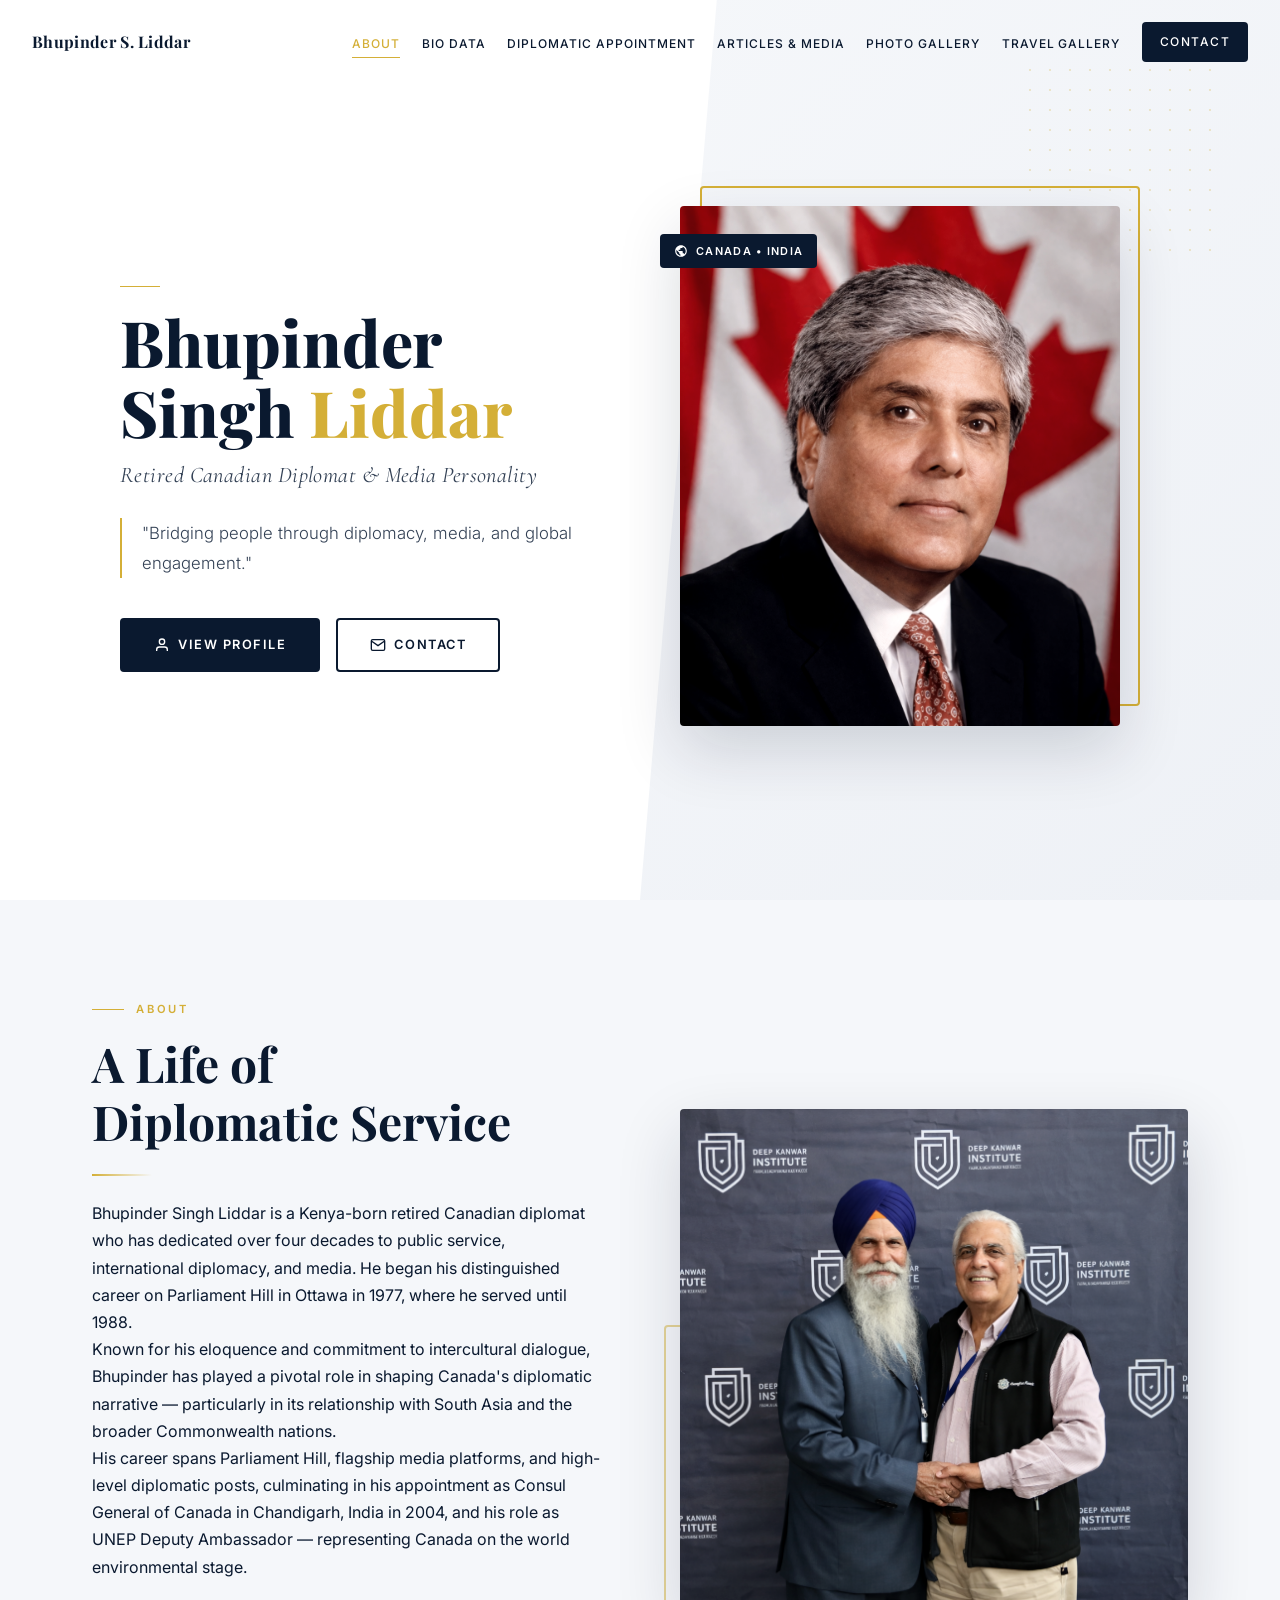
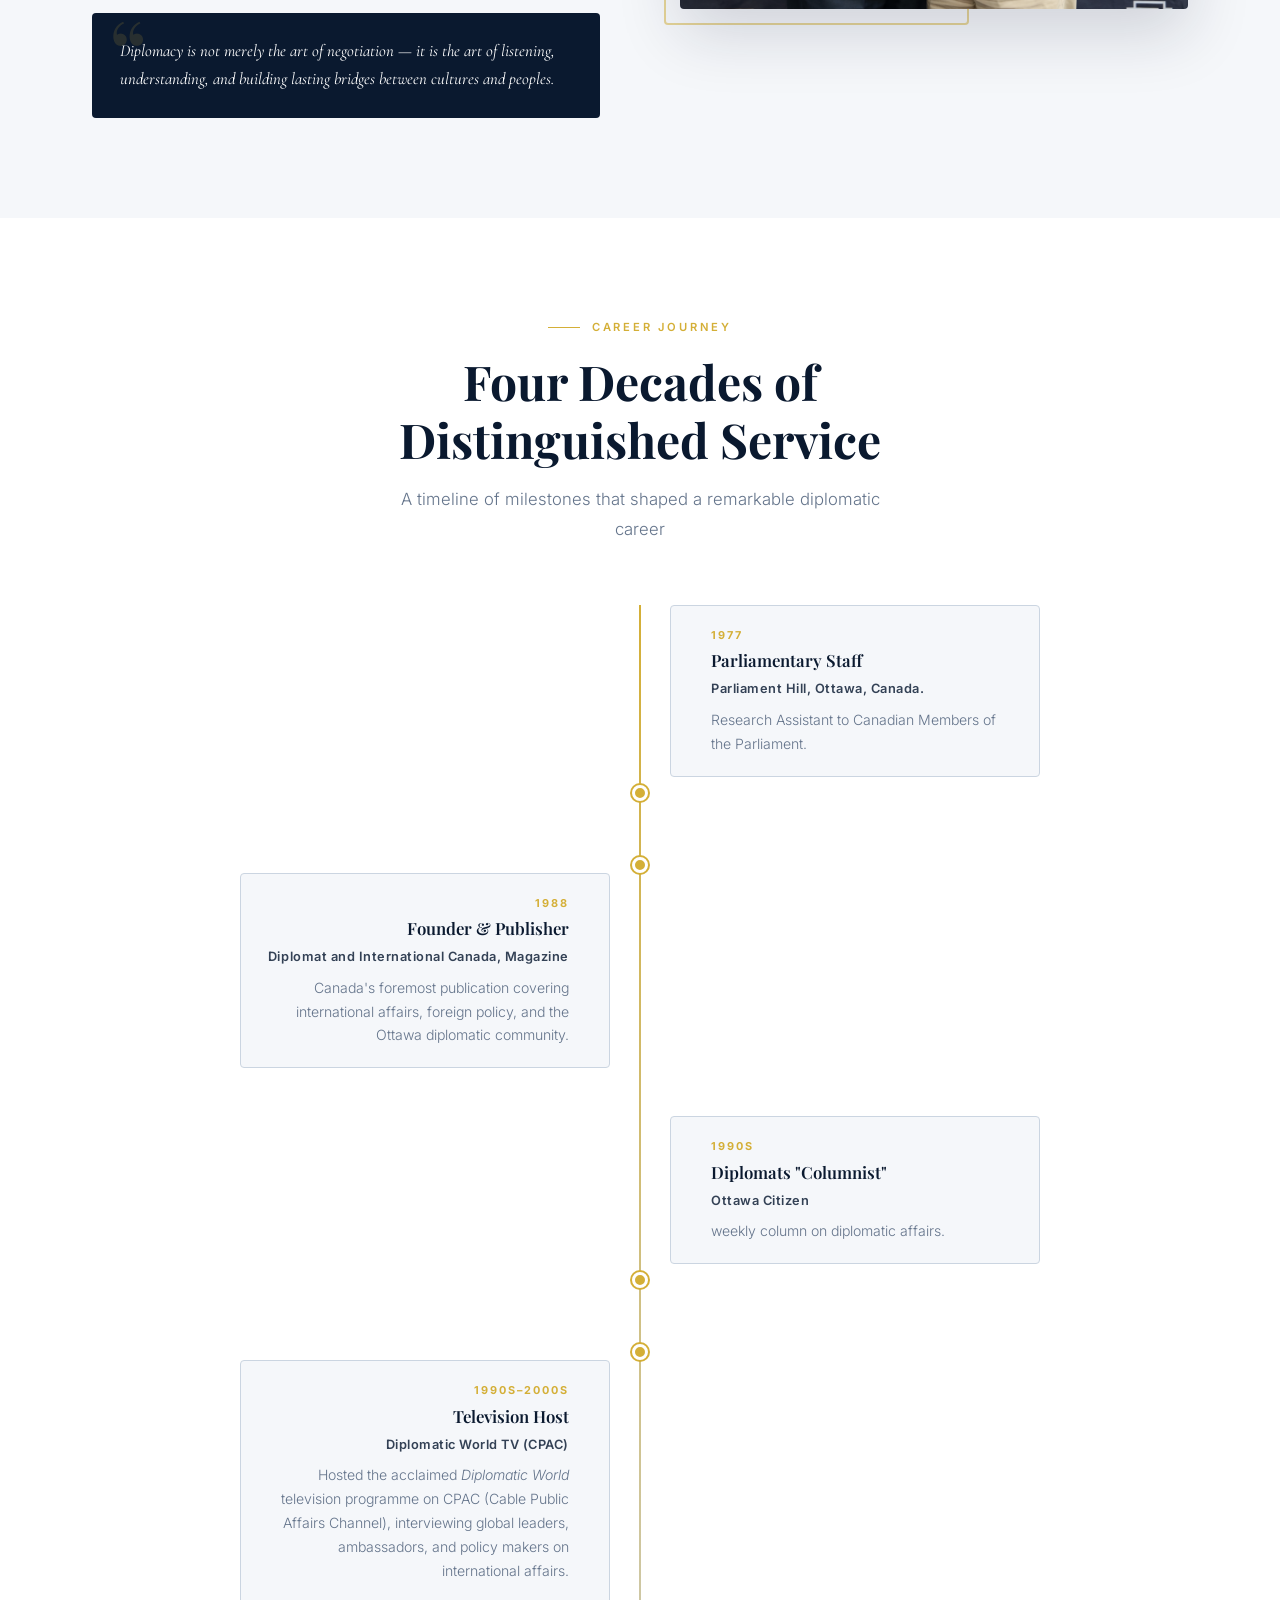
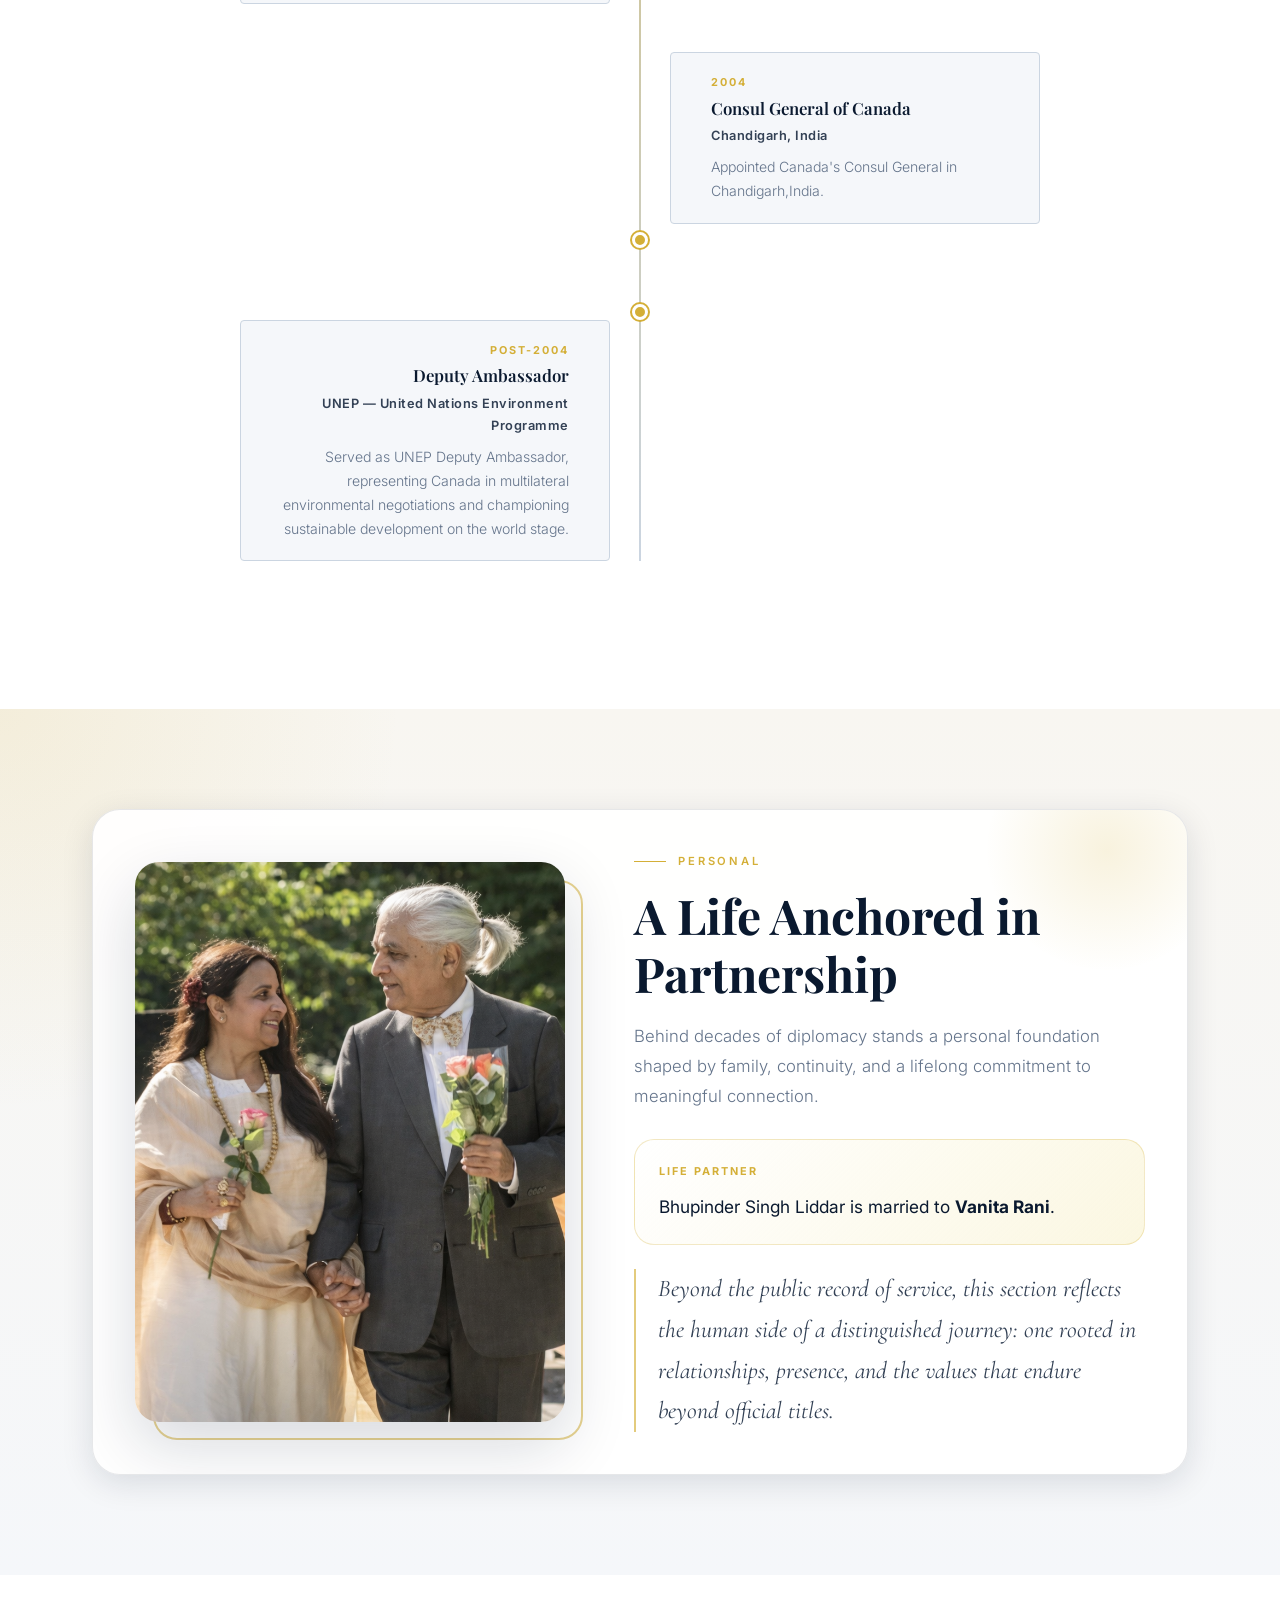
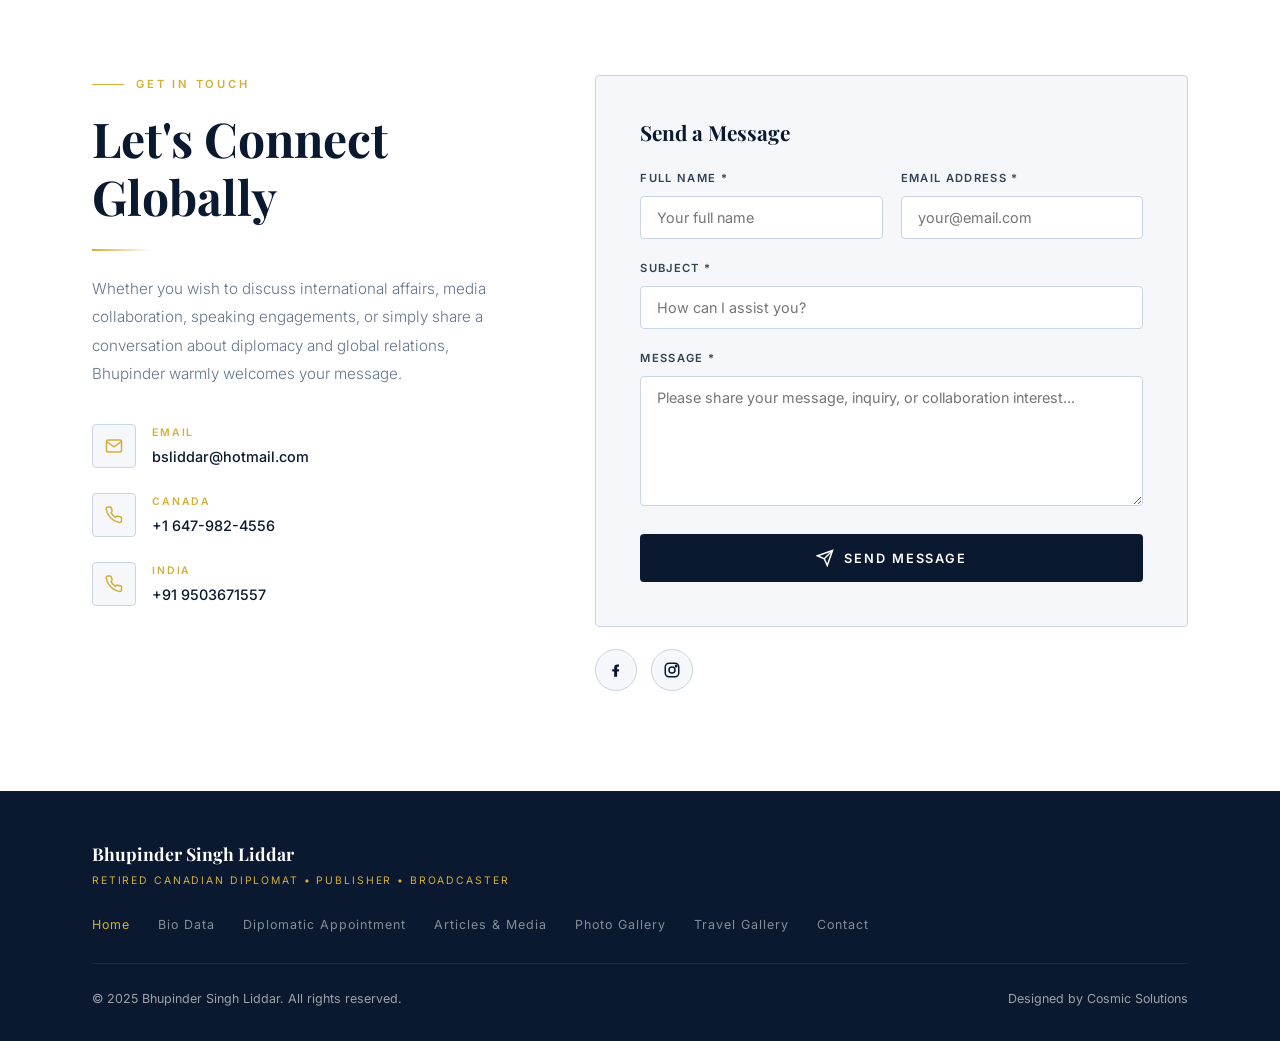
<file: index.html>
<!DOCTYPE html>
<html lang="en">
<head>
  <meta charset="UTF-8" />
  <meta name="viewport" content="width=device-width, initial-scale=1.0" />
  <meta name="description" content="Bhupinder Singh Liddar — Retired Canadian Diplomat. 40+ years bridging nations through diplomacy, media, and global engagement. Former Consul General of Canada, UNEP Deputy Ambassador." />
  <meta name="keywords" content="Bhupinder Singh Liddar, Canadian Diplomat, Consul General Canada, UNEP, Diplomat Magazine, Ottawa, Parliament Hill, India-Canada relations" />
  <meta name="author" content="Bhupinder Singh Liddar" />
  <meta property="og:title" content="Bhupinder Singh Liddar | Retired Canadian Diplomat" />
  <meta property="og:description" content="Bridging nations through diplomacy, media, and global engagement." />
  <meta property="og:type" content="website" />
  <meta name="robots" content="index, follow" />
  <title>Bhupinder Singh Liddar | Retired Canadian Diplomat</title>
  <link rel="preconnect" href="https://fonts.googleapis.com" />
  <link rel="preconnect" href="https://fonts.gstatic.com" crossorigin />
  <link href="https://fonts.googleapis.com/css2?family=Playfair+Display:ital,wght@0,400;0,500;0,600;0,700;0,800;1,400;1,500&family=Cormorant+Garamond:ital,wght@0,300;0,400;0,500;0,600;1,300;1,400&family=Inter:wght@300;400;500;600&display=swap" rel="stylesheet" />
  <link rel="stylesheet" href="css/style.css" />
</head>
<body data-page="home">
<div id="site-header"></div>

<!-- ===========================
     HERO SECTION
     =========================== -->
<section id="hero" aria-label="Introduction">
  <div class="hero-bg-pattern" aria-hidden="true"></div>
  <div class="hero-bg-dots" aria-hidden="true"></div>
  <div class="container">
    <div class="hero-inner">

      <!-- Left: Text -->
      <div class="hero-left">
        <div class="hero-eyebrow fade-in">
          <span class="hero-eyebrow-line"></span>
         
        </div>
        <h1 class="hero-name fade-in delay-1">
          Bhupinder<br/>Singh <span>Liddar</span>
        </h1>
        <p class="hero-title fade-in delay-2">Retired Canadian Diplomat &amp; Media Personality</p>
        <p class="hero-tagline fade-in delay-3">
          "Bridging people through diplomacy, media, and global engagement."
        </p>
        <div class="hero-buttons fade-in delay-4">
          <a href="Bio-data.html" class="btn-primary">
            <svg width="16" height="16" fill="none" stroke="currentColor" stroke-width="2" viewBox="0 0 24 24" aria-hidden="true"><path d="M20 21v-2a4 4 0 0 0-4-4H8a4 4 0 0 0-4 4v2"/><circle cx="12" cy="7" r="4"/></svg>
            View Profile
          </a>
          <a href="Contact.html" class="btn-outline">
            <svg width="16" height="16" fill="none" stroke="currentColor" stroke-width="2" viewBox="0 0 24 24" aria-hidden="true"><path d="M4 4h16c1.1 0 2 .9 2 2v12c0 1.1-.9 2-2 2H4c-1.1 0-2-.9-2-2V6c0-1.1.9-2 2-2z"/><polyline points="22,6 12,13 2,6"/></svg>
            Contact
          </a>
        </div>
        
      </div>

      <!-- Right: Image -->
      <div class="hero-right fade-in-right delay-2">
        <div class="hero-image-wrapper">
          <div class="hero-image-frame" aria-hidden="true"></div>
          <div class="hero-flag-badge">
            <svg width="14" height="14" fill="currentColor" viewBox="0 0 24 24" aria-hidden="true"><path d="M12 2C6.48 2 2 6.48 2 12s4.48 10 10 10 10-4.48 10-10S17.52 2 12 2zm-1 17.93c-3.95-.49-7-3.85-7-7.93 0-.62.08-1.21.21-1.79L9 15v1c0 1.1.9 2 2 2v1.93zm6.9-2.54c-.26-.81-1-1.39-1.9-1.39h-1v-3c0-.55-.45-1-1-1H8v-2h2c.55 0 1-.45 1-1V7h2c1.1 0 2-.9 2-2v-.41c2.93 1.19 5 4.06 5 7.41 0 2.08-.8 3.97-2.1 5.39z"/></svg>
            Canada &bull; India
          </div>
          <img
            src="images/profile-5.png"
            alt="Bhupinder Singh Liddar — Retired Canadian Diplomat"
            class="hero-image"
            loading="eager"
            width="440"
            height="520"
          />
          
        </div>
      </div>

    </div>
  </div>
</section>

<!-- ===========================
     ABOUT SECTION
     =========================== -->
<section id="about" class="section-pad" aria-labelledby="about-heading">
  <div class="container">
    <div class="about-grid">

      <!-- Left: Text -->
      <div class="fade-in-left">
        <p class="section-label">About</p>
        <h2 class="section-title" id="about-heading">A Life of<br/>Diplomatic Service</h2>
        <div class="divider"></div>
        <p>Bhupinder Singh Liddar is a Kenya-born retired Canadian diplomat who has dedicated over four decades to public service, international diplomacy, and media. He began his distinguished career on Parliament Hill in Ottawa in 1977, where he served until 1988.</p>
        <p>Known for his eloquence and commitment to intercultural dialogue, Bhupinder has played a pivotal role in shaping Canada's diplomatic narrative — particularly in its relationship with South Asia and the broader Commonwealth nations.</p>
        <p>His career spans Parliament Hill, flagship media platforms, and high-level diplomatic posts, culminating in his appointment as Consul General of Canada in Chandigarh, India in 2004, and his role as UNEP Deputy Ambassador — representing Canada on the world environmental stage.</p>
      
        <blockquote class="about-quote-block fade-in delay-5">
          <p class="about-quote-text">Diplomacy is not merely the art of negotiation — it is the art of listening, understanding, and building lasting bridges between cultures and peoples.</p>
        </blockquote>
      </div>

      <!-- Right: Image -->
      <div class="about-image-col fade-in-right delay-2">
        <img
          src="images/profile-7.png"
          alt="Bhupinder Singh Liddar at a formal diplomatic event"
          class="about-image"
          loading="lazy"
          width="520"
          height="500"
        />
        <div class="about-image-accent" aria-hidden="true"></div>
      </div>
    </div>
  </div>
</section>

<!-- ===========================
     EXPERIENCE TIMELINE
     =========================== -->
<section id="experience" class="section-pad" aria-labelledby="experience-heading">
  <div class="container">
    <div style="text-align:center; margin-bottom: 16px;">
      <p class="section-label" style="justify-content: center;">Career Journey</p>
      <h2 class="section-title" id="experience-heading" style="text-align:center;">Four Decades of<br/>Distinguished Service</h2>
      <p class="section-subtitle" style="margin: 16px auto 0; text-align:center;">A timeline of milestones that shaped a remarkable diplomatic career</p>
    </div>
    <div class="timeline-wrapper" role="list">
      <div class="timeline-line" aria-hidden="true"></div>

      <div class="timeline-item fade-in delay-1" role="listitem">
        <div class="timeline-content">
          <div class="timeline-year">1977</div>
          <div class="timeline-role">Parliamentary Staff</div>
          <div class="timeline-org">Parliament Hill, Ottawa, Canada.</div>
          <div class="timeline-desc">Research Assistant to Canadian Members of the Parliament.</div>
        </div>
        <div class="timeline-dot"><div class="timeline-dot-inner"></div></div>
        <div class="timeline-empty"></div>
      </div>

      <div class="timeline-item fade-in delay-2" role="listitem">
        <div class="timeline-empty"></div>
        <div class="timeline-dot"><div class="timeline-dot-inner"></div></div>
        <div class="timeline-content">
          <div class="timeline-year">1988</div>
          <div class="timeline-role">Founder &amp; Publisher</div>
          <div class="timeline-org">Diplomat and International Canada, Magazine</div>
          <div class="timeline-desc"> Canada's foremost publication covering international affairs, foreign policy, and the Ottawa diplomatic community.</div>
        </div>
      </div>

      <div class="timeline-item fade-in delay-3" role="listitem">
        <div class="timeline-content">
          <div class="timeline-year">1990s</div>
          <div class="timeline-role">Diplomats "Columnist"</div>
          <div class="timeline-org">Ottawa Citizen</div>
          <div class="timeline-desc"> weekly column on diplomatic affairs.</div>
        </div>
        <div class="timeline-dot"><div class="timeline-dot-inner"></div></div>
        <div class="timeline-empty"></div>
      </div>

      <div class="timeline-item fade-in delay-4" role="listitem">
        <div class="timeline-empty"></div>
        <div class="timeline-dot"><div class="timeline-dot-inner"></div></div>
        <div class="timeline-content">
          <div class="timeline-year">1990s–2000s</div>
          <div class="timeline-role">Television Host</div>
          <div class="timeline-org">Diplomatic World TV (CPAC)</div>
          <div class="timeline-desc">Hosted the acclaimed <em>Diplomatic World</em> television programme on CPAC (Cable Public Affairs Channel), interviewing global leaders, ambassadors, and policy makers on international affairs.</div>
        </div>
      </div>

      <div class="timeline-item fade-in delay-5" role="listitem">
        <div class="timeline-content">
          <div class="timeline-year">2004</div>
          <div class="timeline-role">Consul General of Canada</div>
          <div class="timeline-org">Chandigarh, India</div>
          <div class="timeline-desc">Appointed Canada's Consul General in Chandigarh,India. </div>
        </div>
        <div class="timeline-dot"><div class="timeline-dot-inner"></div></div>
        <div class="timeline-empty"></div>
      </div>

      <div class="timeline-item fade-in delay-1" role="listitem">
        <div class="timeline-empty"></div>
        <div class="timeline-dot"><div class="timeline-dot-inner"></div></div>
        <div class="timeline-content">
          <div class="timeline-year">Post-2004</div>
          <div class="timeline-role">Deputy Ambassador</div>
          <div class="timeline-org">UNEP — United Nations Environment Programme</div>
          <div class="timeline-desc">Served as UNEP Deputy Ambassador, representing Canada in multilateral environmental negotiations and championing sustainable development on the world stage.</div>
        </div>
      </div>

    </div>
  </div>
</section>

<!-- ===========================
     MEDIA SECTION
     
<section id="media" class="section-pad" aria-labelledby="media-heading">
  <div class="container">
    <p class="section-label fade-in">Media &amp; Publications</p>
    <h2 class="section-title fade-in delay-1" id="media-heading">Voice of Canadian<br/>Diplomacy</h2>
    <p class="section-subtitle fade-in delay-2">Three decades of shaping the public discourse on international affairs through print, broadcast, and digital media.</p>
    <div class="media-grid">

      <article class="media-card fade-in delay-1">
        <div class="media-icon">
          <svg width="24" height="24" fill="none" stroke="currentColor" stroke-width="1.8" viewBox="0 0 24 24" aria-hidden="true"><path d="M2 3h6a4 4 0 0 1 4 4v14a3 3 0 0 0-3-3H2z"/><path d="M22 3h-6a4 4 0 0 0-4 4v14a3 3 0 0 1 3-3h7z"/></svg>
        </div>
        <div class="media-card-label">1988 – Present</div>
        <h3 class="media-card-title">Diplomat Magazine</h3>
        <p class="media-card-desc">Founded and published Canada's premier diplomatic affairs magazine — covering foreign policy, international development, and the vibrant Ottawa diplomatic community for over three decades. An essential read on Parliament Hill.</p>
      </article>

      <article class="media-card fade-in delay-2">
        <div class="media-icon">
          <svg width="24" height="24" fill="none" stroke="currentColor" stroke-width="1.8" viewBox="0 0 24 24" aria-hidden="true"><path d="M4 22h16a2 2 0 0 0 2-2V4a2 2 0 0 0-2-2H8a2 2 0 0 0-2 2v16a2 2 0 0 0 2 2z"/><path d="M4 6h8"/><path d="M4 10h8"/><path d="M4 14h8"/><path d="M4 18h4"/></svg>
        </div>
        <div class="media-card-label">Regular Column</div>
        <h3 class="media-card-title">Ottawa Citizen</h3>
        <p class="media-card-desc">Contributed a regular column to Canada's influential Ottawa Citizen newspaper, providing expert analysis on diplomatic affairs, Canada-India relations, and multilateral policy — reaching hundreds of thousands of readers nationally.</p>
      </article>

      <article class="media-card fade-in delay-3">
        <div class="media-icon">
          <svg width="24" height="24" fill="none" stroke="currentColor" stroke-width="1.8" viewBox="0 0 24 24" aria-hidden="true"><m:path d="M23 7l-7 5 7 5V7z"/><rect x="1" y="5" width="15" height="14" rx="2" ry="2"/></svg>
        </div>
        <div class="media-card-label">CPAC Television</div>
        <h3 class="media-card-title">Diplomatic World TV</h3>
        <p class="media-card-desc">Hosted the acclaimed <em>Diplomatic World</em> programme on CPAC — Canada's public affairs cable network — conducting in-depth conversations with ambassadors, ministers, and global thought leaders on international relations.</p>
      </article>

    </div>
  </div>
</section>=========================== -->

<!-- ===========================
     GLOBAL WORK SECTION
    
<section id="global" class="section-pad" aria-labelledby="global-heading">
  <div class="container">
    <div class="global-grid">

      <div class="global-left">
        <p class="section-label fade-in-left">Global Footprint</p>
        <h2 class="section-title fade-in-left delay-1" id="global-heading">40+ Years Shaping<br/>Global Diplomacy</h2>
        <div class="divider fade-in-left delay-2"></div>
        <p class="section-subtitle fade-in-left delay-2">From the corridors of Parliament Hill in Ottawa to the consulates of Chandigarh and the chambers of the United Nations, Bhupinder Singh Liddar has left an indelible mark on Canada's international presence.</p>
        <div class="global-stat-row fade-in-left delay-3">
          <div>
            <div class="global-stat-number"><span data-target="40">0</span>+</div>
            <div class="global-stat-label">Years Active</div>
          </div>
          <div>
            <div class="global-stat-number"><span data-target="30">0</span>+</div>
            <div class="global-stat-label">Countries Engaged</div>
          </div>
          <div>
            <div class="global-stat-number"><span data-target="500">0</span>+</div>
            <div class="global-stat-label">Diplomatic Events</div>
          </div>
        </div>
      </div>
  =========================== -->
 


<!-- ===========================
     PERSONAL SECTION
     =========================== -->
<section id="personal" class="section-pad" aria-labelledby="personal-heading">
  <div class="container">
    <div class="personal-feature">
      <div class="personal-portrait-wrap fade-in-left">
        <div class="personal-portrait-frame" aria-hidden="true"></div>
        <img
          src="images/profile-6.png"
          alt="Bhupinder Singh Liddar in a personal portrait"
          class="personal-portrait"
          loading="lazy"
          width="500"
          height="560"
        />
       
      </div>

      <div class="personal-content">
        <p class="section-label fade-in">Personal</p>
        <h2 class="section-title fade-in delay-1" id="personal-heading">A Life Anchored in Partnership</h2>
        <p class="section-subtitle fade-in delay-2">
          Behind decades of diplomacy stands a personal foundation shaped by family, continuity, and a lifelong commitment to meaningful connection.
        </p>

        <div class="personal-highlight fade-in delay-2">
          <span class="personal-highlight-label">Life Partner</span>
          <p class="personal-highlight-text">Bhupinder Singh Liddar is married to <strong>Vanita Rani</strong>.</p>
        </div>

        <blockquote class="personal-story fade-in delay-3">
          <p>
            Beyond the public record of service, this section reflects the human side of a distinguished journey: one rooted in relationships, presence, and the values that endure beyond official titles.
          </p>
        </blockquote>

  
      </div>
    </div>
  </div>
</section>

<!-- ===========================
     CONTACT SECTION
     =========================== -->
<section id="contact" class="section-pad" aria-labelledby="contact-heading">
  <div class="container">
    <div class="contact-grid">

      <!-- Left: Info -->
      <div class="fade-in-left">
        <p class="section-label">Get In Touch</p>
        <h2 class="section-title" id="contact-heading">Let's Connect<br/>Globally</h2>
        <div class="divider"></div>
        <p style="color:var(--text-muted); font-size:0.95rem; line-height:1.85; font-weight:300;">Whether you wish to discuss international affairs, media collaboration, speaking engagements, or simply share a conversation about diplomacy and global relations, Bhupinder warmly welcomes your message.</p>
        <div class="contact-info-items">
          <div class="contact-info-item fade-in delay-1">
            <div class="contact-info-icon" aria-hidden="true">
              <svg width="18" height="18" fill="none" stroke="currentColor" stroke-width="2" viewBox="0 0 24 24"><path d="M4 4h16c1.1 0 2 .9 2 2v12c0 1.1-.9 2-2 2H4c-1.1 0-2-.9-2-2V6c0-1.1.9-2 2-2z"/><polyline points="22,6 12,13 2,6"/></svg>
            </div>
            <div>
              <div class="contact-info-label">Email</div>
              <div class="contact-info-value"><a href="mailto:bsliddar@hotmail.com" style="color:var(--navy); transition:color 0.2s;" onmouseover="this.style.color='var(--gold)'" onmouseout="this.style.color='var(--navy)'">bsliddar@hotmail.com</a></div>
            </div>
          </div>
          <div class="contact-info-item fade-in delay-2">
            <div class="contact-info-icon" aria-hidden="true">
              <svg width="18" height="18" fill="none" stroke="currentColor" stroke-width="2" viewBox="0 0 24 24"><path d="M22 16.92v3a2 2 0 0 1-2.18 2 19.79 19.79 0 0 1-8.63-3.07A19.5 19.5 0 0 1 4.69 12 19.79 19.79 0 0 1 1.61 3.4a2 2 0 0 1 1.99-2.18h3a2 2 0 0 1 2 1.72c.127.96.361 1.903.7 2.81a2 2 0 0 1-.45 2.11L7.91 8.96a16 16 0 0 0 6.13 6.13l.98-.98a2 2 0 0 1 2.11-.45c.907.339 1.85.573 2.81.7A2 2 0 0 1 22 16.92z"/></svg>
            </div>
            <div>
              <div class="contact-info-label">Canada</div>
              <div class="contact-info-value"><a href="tel:+16479824556" style="color:var(--navy);">+1 647-982-4556</a></div>
            </div>
          </div>
          <div class="contact-info-item fade-in delay-3">
            <div class="contact-info-icon" aria-hidden="true">
              <svg width="18" height="18" fill="none" stroke="currentColor" stroke-width="2" viewBox="0 0 24 24"><path d="M22 16.92v3a2 2 0 0 1-2.18 2 19.79 19.79 0 0 1-8.63-3.07A19.5 19.5 0 0 1 4.69 12 19.79 19.79 0 0 1 1.61 3.4a2 2 0 0 1 1.99-2.18h3a2 2 0 0 1 2 1.72c.127.96.361 1.903.7 2.81a2 2 0 0 1-.45 2.11L7.91 8.96a16 16 0 0 0 6.13 6.13l.98-.98a2 2 0 0 1 2.11-.45c.907.339 1.85.573 2.81.7A2 2 0 0 1 22 16.92z"/></svg>
            </div>
            <div>
              <div class="contact-info-label">India</div>
              <div class="contact-info-value"><a href="tel:+919503671557" style="color:var(--navy);">+91 9503671557</a></div>
            </div>
          </div>
        </div>
      </div>

      <!-- Right: Form -->
      <div class="fade-in-right delay-2">
        <div class="contact-form">
          <h3 style="font-family:'Playfair Display',serif; font-size:1.3rem; color:var(--navy); margin-bottom:24px; font-weight:700;">Send a Message</h3>
          <form id="contactForm" action="contact.php" method="POST" novalidate>
            <div class="form-row">
              <div class="form-group">
                <label for="name">Full Name *</label>
                <input type="text" id="name" name="name" placeholder="Your full name" required autocomplete="name" />
              </div>
              <div class="form-group">
                <label for="email">Email Address *</label>
                <input type="email" id="email" name="email" placeholder="your@email.com" required autocomplete="email" />
              </div>
            </div>
            <div class="form-group">
              <label for="subject">Subject *</label>
              <input type="text" id="subject" name="subject" placeholder="How can I assist you?" required />
            </div>
            <div class="form-group">
              <label for="message">Message *</label>
              <textarea id="message" name="message" placeholder="Please share your message, inquiry, or collaboration interest..." required></textarea>
            </div>
            <button type="submit" class="btn-submit">
              <svg width="18" height="18" fill="none" stroke="currentColor" stroke-width="2" viewBox="0 0 24 24" aria-hidden="true"><line x1="22" y1="2" x2="11" y2="13"/><polygon points="22 2 15 22 11 13 2 9 22 2"/></svg>
              Send Message
            </button>
            <div class="form-success" role="alert">✓ Thank you! Your message has been sent successfully. Mr. Liddar will respond shortly.</div>
            <div class="form-error" role="alert">✗ There was an issue sending your message. Please try again or contact directly via email.</div>
          </form>
        </div>
        <div class="contact-socials fade-in delay-3" aria-label="Social media links">
          <a href="https://www.facebook.com/bsliddar/" class="contact-social-link" target="_blank" rel="noopener noreferrer" aria-label="Facebook profile">
            <span class="contact-social-icon" aria-hidden="true">
              <svg width="18" height="18" viewBox="0 0 24 24" fill="currentColor">
                <path d="M13.5 21v-7h2.3l.4-3h-2.7V9.1c0-.9.3-1.6 1.6-1.6H16V4.8c-.5-.1-1.4-.2-2.4-.2-2.4 0-4.1 1.5-4.1 4.3V11H7v3h2.5v7h4z"/>
              </svg>
            </span>
          
          </a>
          <a href="https://www.instagram.com/bsliddar/" class="contact-social-link" target="_blank" rel="noopener noreferrer" aria-label="Instagram profile">
            <span class="contact-social-icon" aria-hidden="true">
              <svg width="18" height="18" viewBox="0 0 24 24" fill="none" stroke="currentColor" stroke-width="2">
                <rect x="3" y="3" width="18" height="18" rx="5"></rect>
                <circle cx="12" cy="12" r="4"></circle>
                <circle cx="17.5" cy="6.5" r="1"></circle>
              </svg>
            </span>
            
          </a>
        </div>
      </div>

    </div>
  </div>
</section>

<div id="site-footer"></div>

<script src="js/script.js"></script>
</body>
</html>
</file>
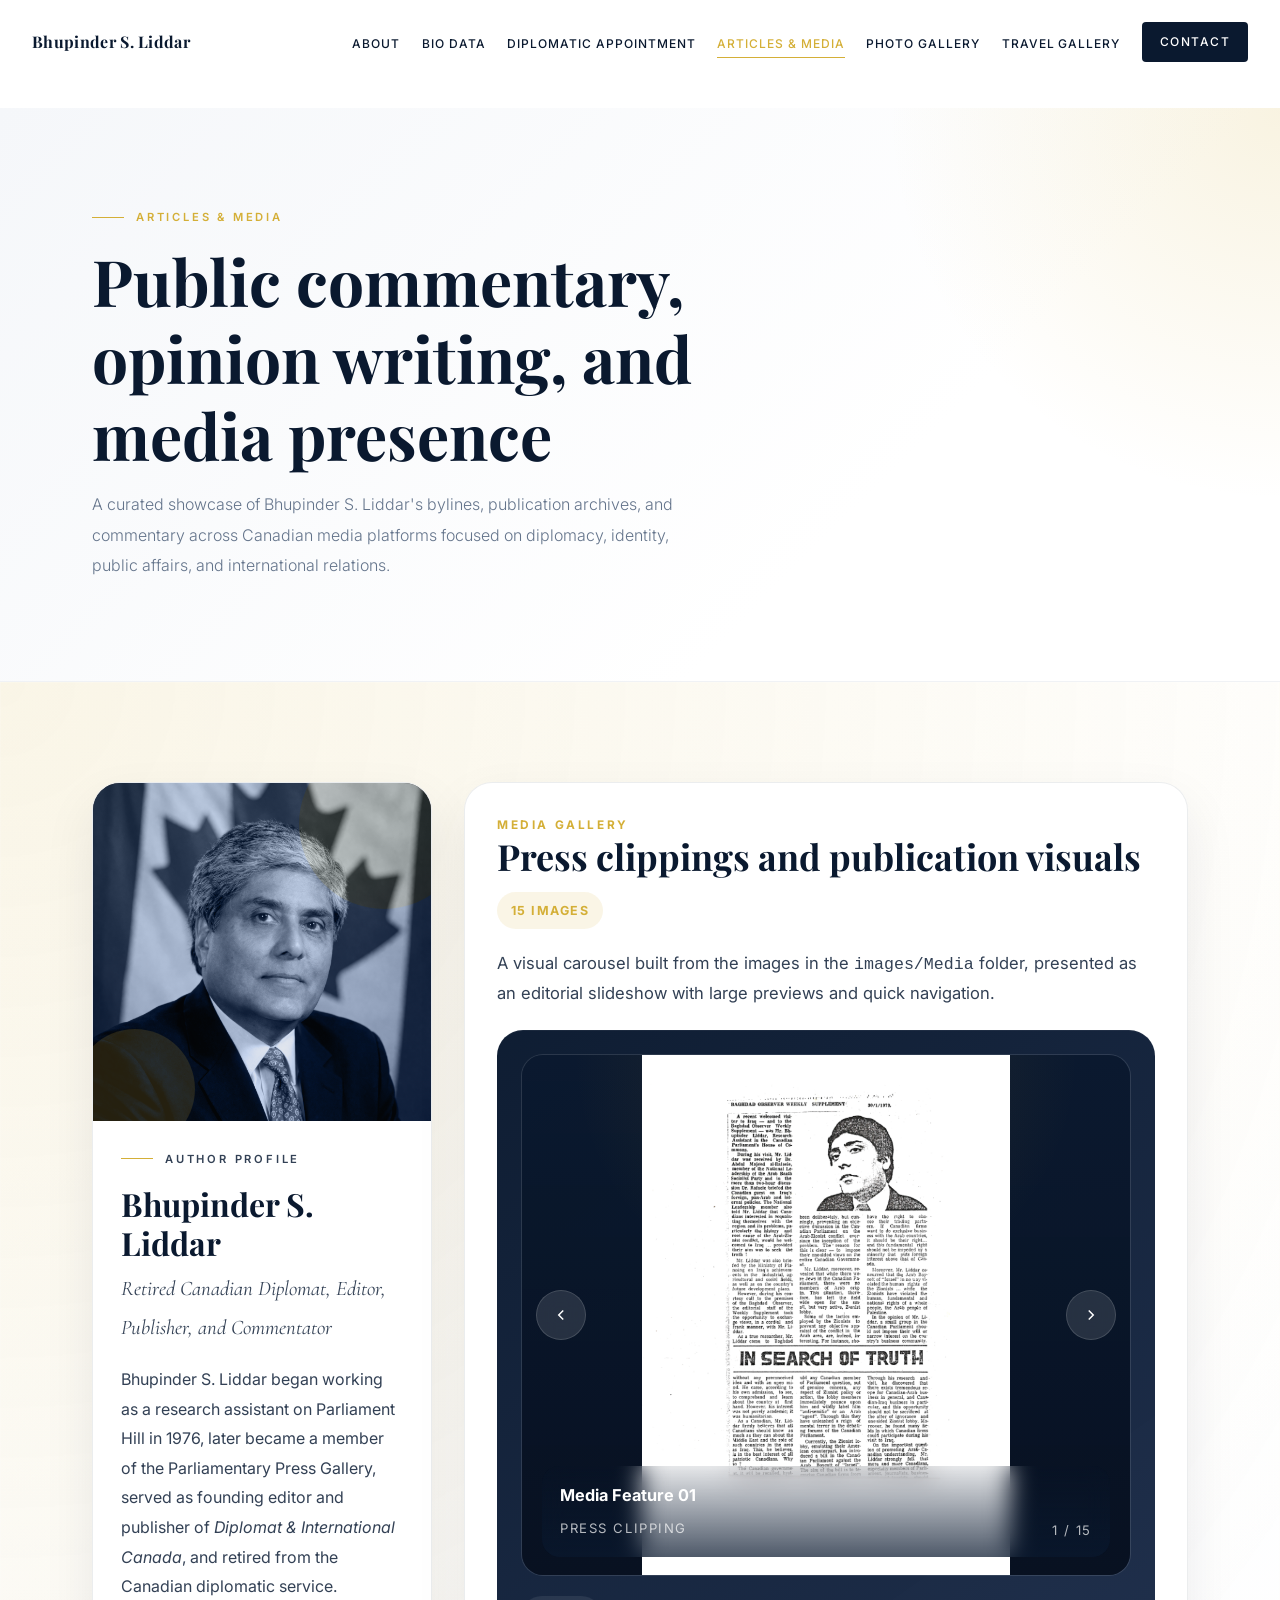
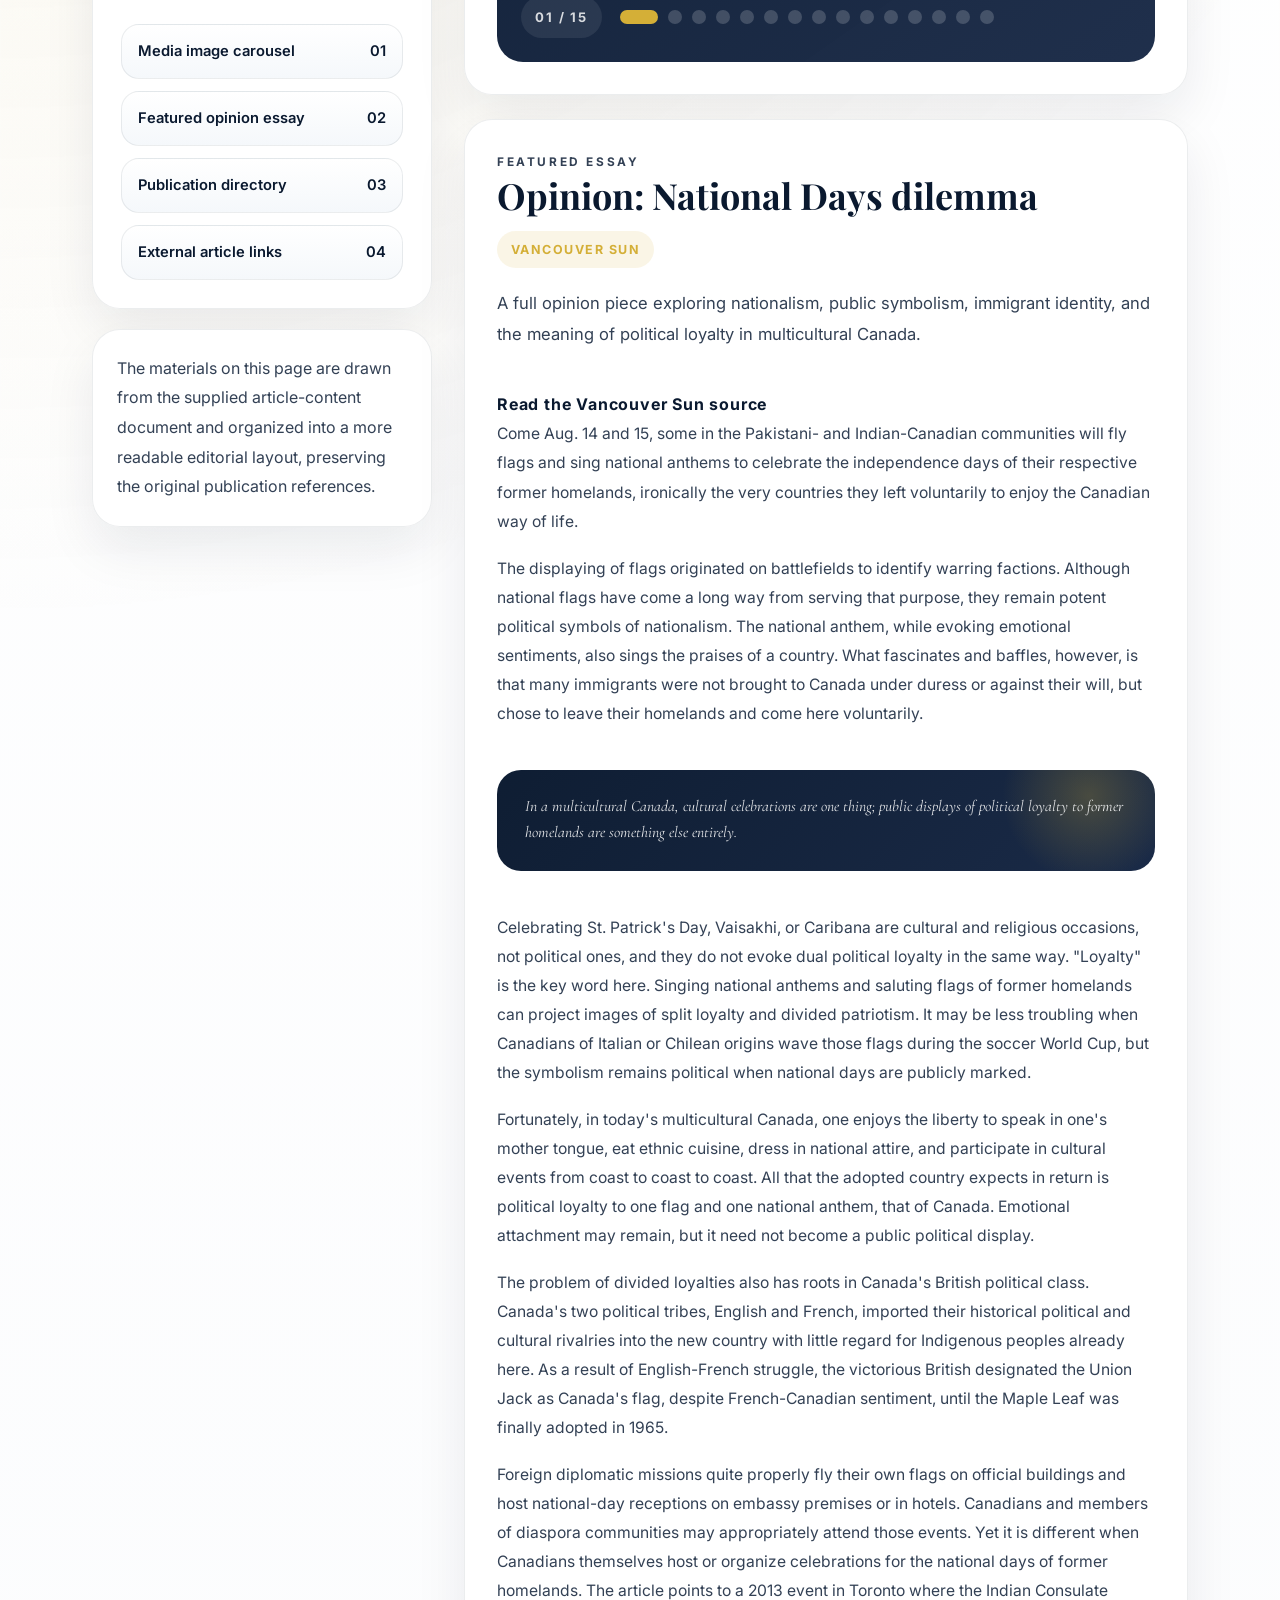
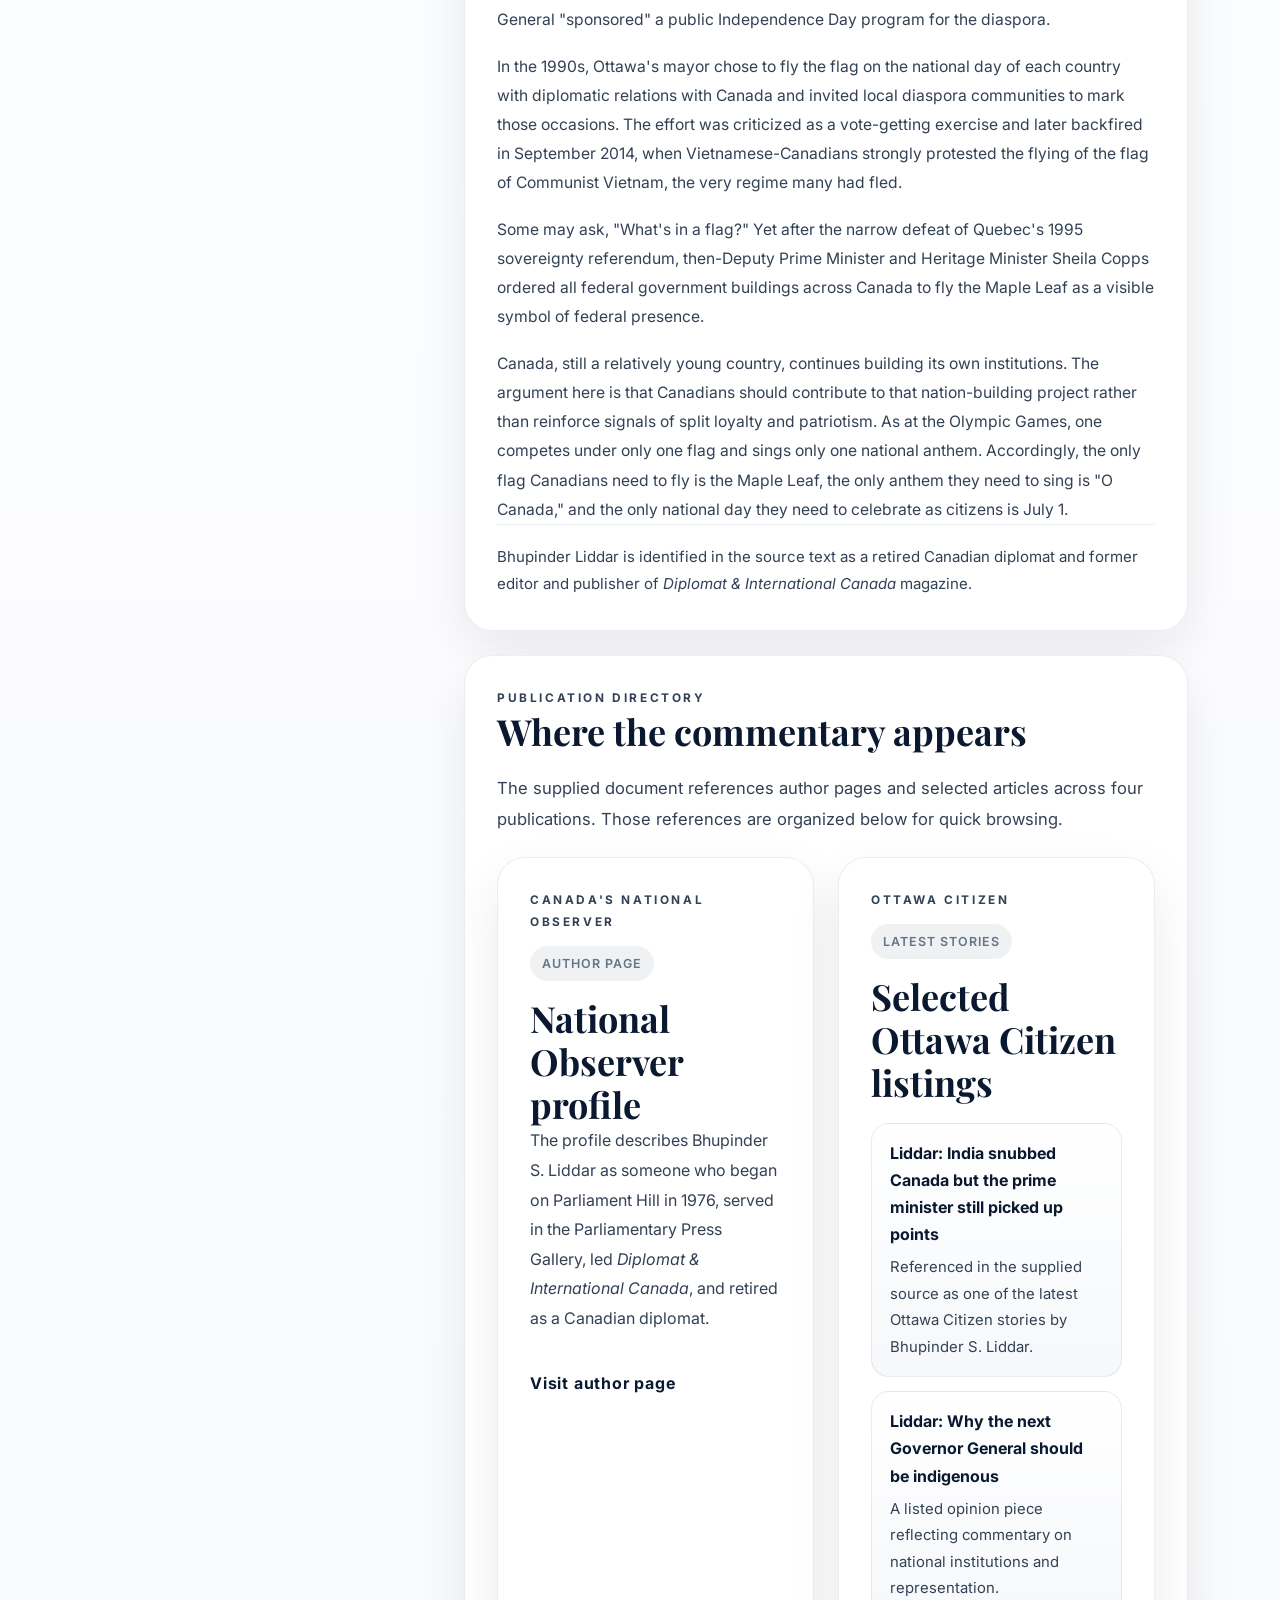
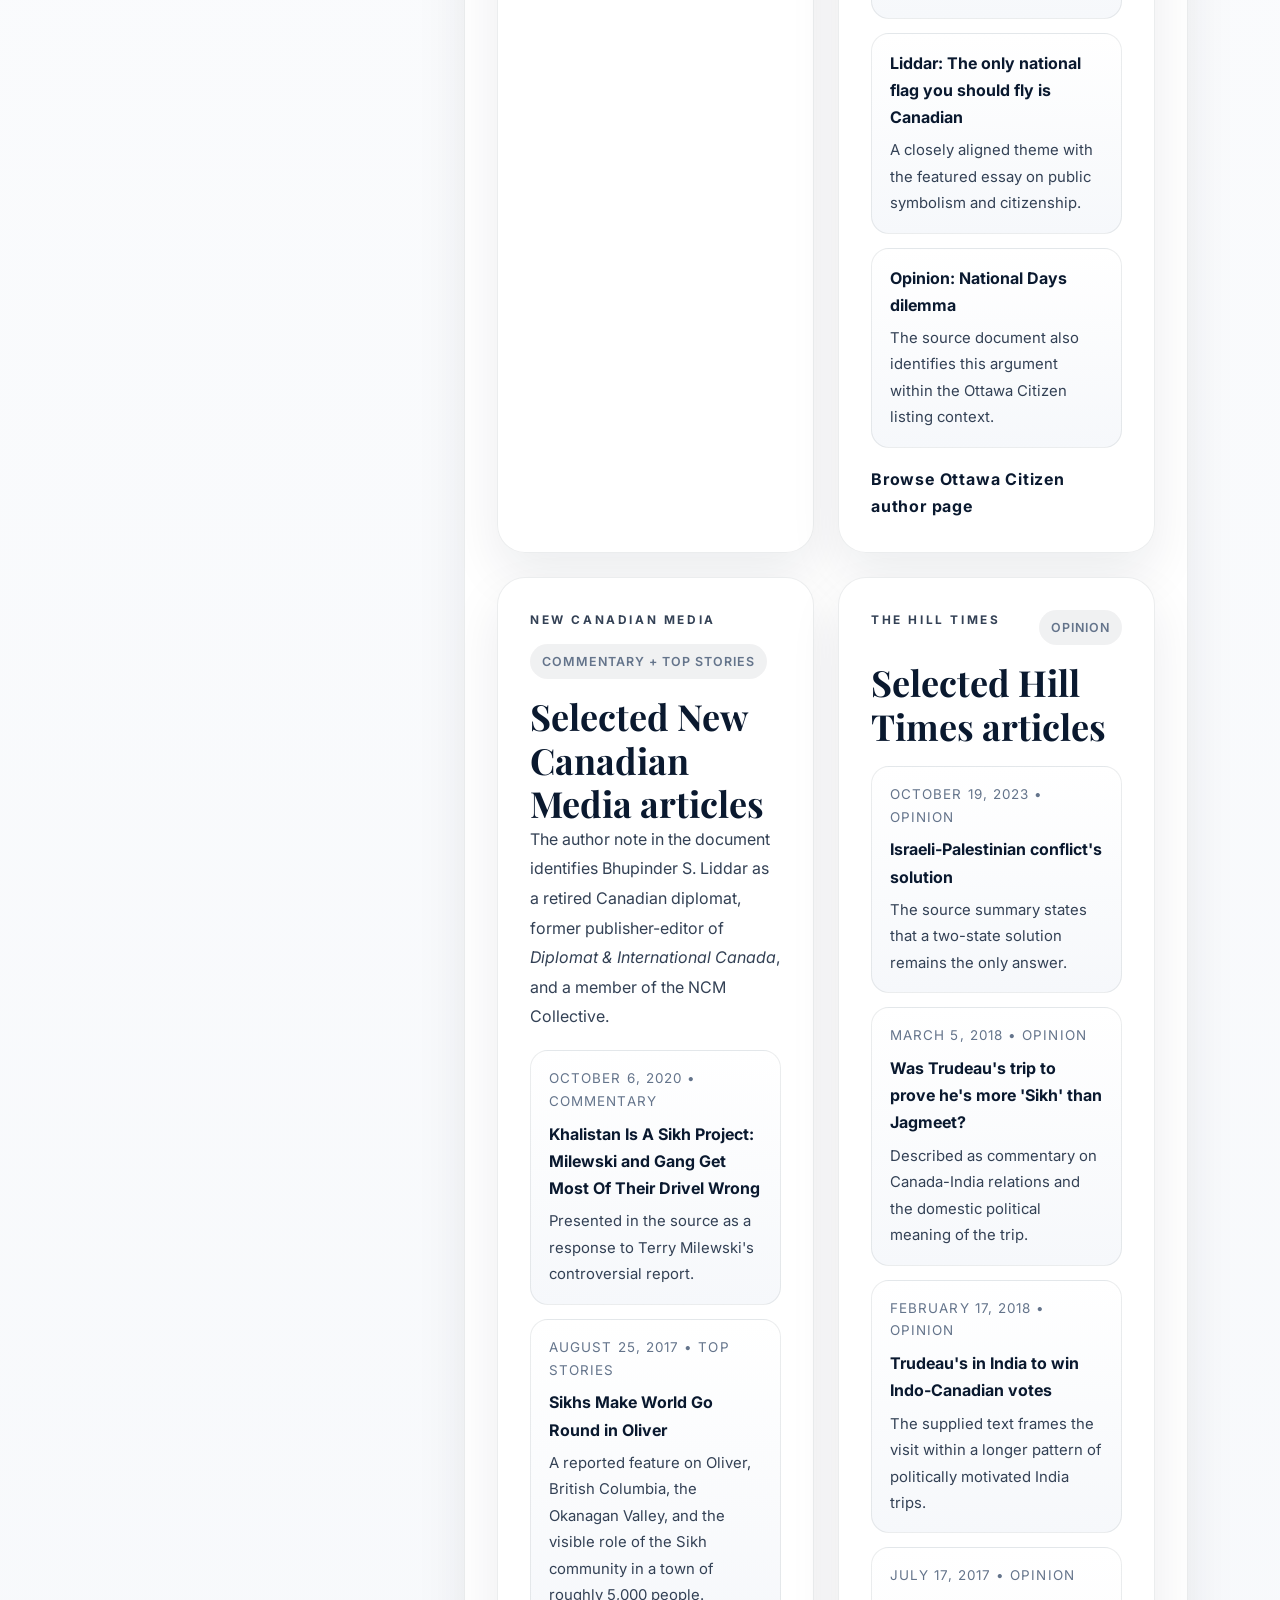
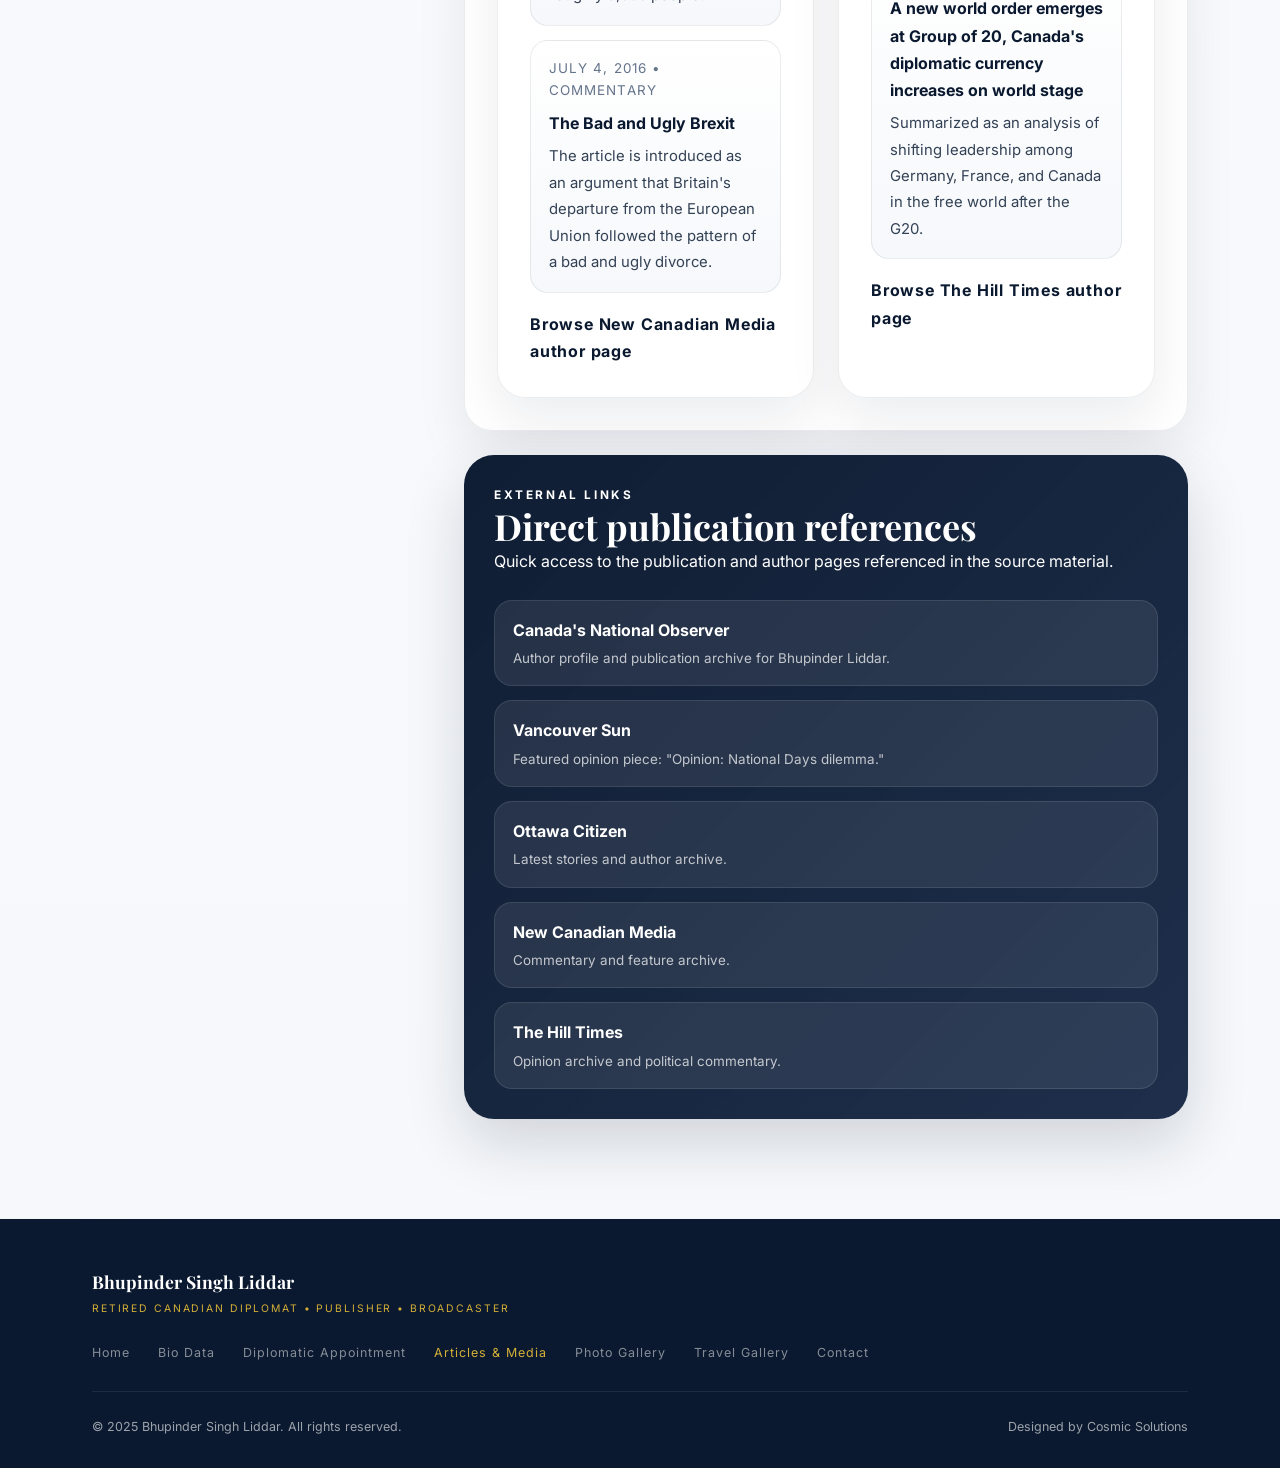
<file: Articles & Media.html>
<!DOCTYPE html>
<html lang="en">
<head>
  <meta charset="UTF-8" />
  <meta name="viewport" content="width=device-width, initial-scale=1.0" />
  <meta
    name="description"
    content="Articles, opinion pieces, and publication links featuring Bhupinder S. Liddar across National Observer, Ottawa Citizen, New Canadian Media, and The Hill Times."
  />
  <meta
    name="keywords"
    content="Bhupinder S. Liddar, articles, media, National Observer, Ottawa Citizen, New Canadian Media, The Hill Times"
  />
  <meta name="author" content="Bhupinder Singh Liddar" />
  <meta name="robots" content="index, follow" />
  <title>Bhupinder Singh Liddar | Articles &amp; Media</title>
  <link rel="preconnect" href="https://fonts.googleapis.com" />
  <link rel="preconnect" href="https://fonts.gstatic.com" crossorigin />
  <link href="https://fonts.googleapis.com/css2?family=Playfair+Display:ital,wght@0,400;0,500;0,600;0,700;0,800;1,400;1,500&family=Cormorant+Garamond:ital,wght@0,300;0,400;0,500;0,600;1,300;1,400&family=Inter:wght@300;400;500;600&display=swap" rel="stylesheet" />
  <link rel="stylesheet" href="css/style.css" />
  <style>
    .articles-stage {
      background:
        radial-gradient(circle at top left, rgba(212, 175, 55, 0.12), transparent 22%),
        linear-gradient(180deg, #ffffff 0%, #f6f8fb 100%);
    }

    .articles-layout {
      display: grid;
      grid-template-columns: 340px minmax(0, 1fr);
      gap: 32px;
      align-items: start;
    }

    .articles-sidebar {
      position: sticky;
      top: 124px;
      display: grid;
      gap: 20px;
    }

    .articles-panel,
    .article-card,
    .publication-card,
    .media-carousel-card {
      background: rgba(255, 255, 255, 0.96);
      border: 1px solid rgba(10, 25, 47, 0.08);
      border-radius: 28px;
      box-shadow: 0 22px 52px rgba(10, 25, 47, 0.08);
    }

    .articles-panel {
      overflow: hidden;
    }

    .articles-panel-visual {
      min-height: 250px;
      position: relative;
      background:
        linear-gradient(160deg, rgba(10, 25, 47, 0.97) 0%, rgba(17, 34, 64, 0.92) 100%);
      overflow: hidden;
    }

    .articles-panel-visual::before,
    .articles-panel-visual::after {
      content: "";
      position: absolute;
      border-radius: 999px;
      background: rgba(212, 175, 55, 0.16);
    }

    .articles-panel-visual::before {
      width: 170px;
      height: 170px;
      top: -44px;
      right: -38px;
    }

    .articles-panel-visual::after {
      width: 120px;
      height: 120px;
      bottom: -28px;
      left: -18px;
    }

    .articles-panel-image {
      width: 100%;
      height: 100%;
      min-height: 250px;
      object-fit: cover;
      object-position: center top;
      opacity: 0.9;
      mix-blend-mode: luminosity;
    }

    .articles-panel-body {
      padding: 28px;
    }

    .articles-panel-body h2 {
      font-size: 2rem;
      color: var(--navy);
      margin-bottom: 8px;
    }

    .articles-role {
      font-family: "Cormorant Garamond", serif;
      font-size: 1.3rem;
      font-style: italic;
      color: var(--gold);
      margin-bottom: 18px;
    }

    .articles-panel-body p,
    .articles-note p,
    .article-card p,
    .publication-card p {
      color: var(--text-secondary);
      line-height: 1.85;
    }

    .articles-note {
      padding: 24px;
    }

    .articles-quick-links {
      display: grid;
      gap: 12px;
      margin-top: 22px;
    }

    .articles-quick-link {
      display: flex;
      align-items: center;
      justify-content: space-between;
      gap: 14px;
      padding: 14px 16px;
      border-radius: 18px;
      background: linear-gradient(180deg, #ffffff 0%, #f5f8fb 100%);
      border: 1px solid rgba(10, 25, 47, 0.08);
      color: var(--navy);
      font-size: 0.92rem;
      font-weight: 600;
      transition: var(--transition);
    }

    .articles-quick-link:hover {
      transform: translateY(-2px);
      border-color: rgba(212, 175, 55, 0.5);
      color: var(--gold);
    }

    .articles-content {
      display: grid;
      gap: 24px;
    }

    .article-card,
    .publication-card,
    .media-carousel-card {
      padding: 32px;
    }

    .article-card-header,
    .publication-card-header {
      display: flex;
      flex-wrap: wrap;
      justify-content: space-between;
      align-items: end;
      gap: 14px;
      margin-bottom: 20px;
    }

    .article-kicker,
    .publication-kicker,
    .link-kicker {
      font-size: 0.74rem;
      font-weight: 700;
      letter-spacing: 0.22em;
      text-transform: uppercase;
      color: var(--gold);
    }

    .article-card-title,
    .publication-card-title {
      font-size: clamp(1.65rem, 3vw, 2.25rem);
      color: var(--navy);
    }

    .media-carousel-card {
      overflow: hidden;
    }

    .media-carousel-frame {
      position: relative;
      margin-top: 22px;
      border-radius: 26px;
      background:
        linear-gradient(145deg, rgba(10, 25, 47, 0.98) 0%, rgba(17, 34, 64, 0.94) 100%);
      padding: 24px;
      box-shadow: inset 0 1px 0 rgba(255, 255, 255, 0.05);
    }

    .media-carousel-stage {
      position: relative;
      overflow: hidden;
      border-radius: 22px;
      min-height: 520px;
      background: rgba(255, 255, 255, 0.04);
      border: 1px solid rgba(255, 255, 255, 0.08);
    }

    .media-carousel-track {
      display: flex;
      transition: transform 0.55s cubic-bezier(0.22, 1, 0.36, 1);
      will-change: transform;
    }

    .media-slide {
      min-width: 100%;
      position: relative;
    }

    .media-slide img {
      width: 100%;
      height: 520px;
      object-fit: contain;
      background:
        radial-gradient(circle at top, rgba(212, 175, 55, 0.12), transparent 42%),
        linear-gradient(180deg, rgba(10, 25, 47, 0.96) 0%, rgba(8, 17, 33, 1) 100%);
    }

    .media-slide-caption {
      position: absolute;
      left: 20px;
      right: 20px;
      bottom: 18px;
      display: flex;
      justify-content: space-between;
      align-items: end;
      gap: 18px;
      padding: 16px 18px;
      border-radius: 18px;
      background: linear-gradient(180deg, rgba(10, 25, 47, 0.1) 0%, rgba(10, 25, 47, 0.72) 100%);
      backdrop-filter: blur(12px);
    }

    .media-slide-caption strong {
      display: block;
      color: var(--white);
      font-size: 1.02rem;
      margin-bottom: 4px;
    }

    .media-slide-caption span {
      color: rgba(255, 255, 255, 0.7);
      font-size: 0.82rem;
      letter-spacing: 0.12em;
      text-transform: uppercase;
    }

    .media-carousel-nav {
      position: absolute;
      inset: 50% 14px auto 14px;
      transform: translateY(-50%);
      display: flex;
      justify-content: space-between;
      pointer-events: none;
      z-index: 2;
    }

    .media-carousel-btn {
      width: 50px;
      height: 50px;
      border: 1px solid rgba(255, 255, 255, 0.14);
      border-radius: 50%;
      background: rgba(255, 255, 255, 0.12);
      color: var(--white);
      display: inline-flex;
      align-items: center;
      justify-content: center;
      cursor: pointer;
      pointer-events: auto;
      transition: var(--transition);
      backdrop-filter: blur(10px);
    }

    .media-carousel-btn:hover {
      background: rgba(212, 175, 55, 0.92);
      color: var(--navy);
      border-color: rgba(212, 175, 55, 0.95);
      transform: translateY(-1px);
    }

    .media-carousel-footer {
      margin-top: 20px;
      display: grid;
      grid-template-columns: auto 1fr;
      gap: 18px;
      align-items: center;
    }

    .media-carousel-counter {
      display: inline-flex;
      align-items: center;
      justify-content: center;
      padding: 10px 14px;
      border-radius: 999px;
      background: rgba(255, 255, 255, 0.08);
      color: rgba(255, 255, 255, 0.82);
      font-size: 0.82rem;
      font-weight: 700;
      letter-spacing: 0.14em;
      text-transform: uppercase;
    }

    .media-carousel-dots {
      display: flex;
      flex-wrap: wrap;
      gap: 10px;
    }

    .media-carousel-dot {
      width: 14px;
      height: 14px;
      border: none;
      border-radius: 999px;
      background: rgba(255, 255, 255, 0.18);
      cursor: pointer;
      transition: var(--transition);
      padding: 0;
    }

    .media-carousel-dot:hover,
    .media-carousel-dot[aria-current="true"] {
      width: 38px;
      background: var(--gold);
    }

    .article-meta {
      display: inline-flex;
      align-items: center;
      gap: 10px;
      padding: 8px 14px;
      border-radius: 999px;
      background: rgba(212, 175, 55, 0.12);
      color: var(--gold);
      font-size: 0.78rem;
      font-weight: 700;
      letter-spacing: 0.12em;
      text-transform: uppercase;
    }

    .article-lead {
      font-size: 1.04rem;
      color: var(--text-secondary);
      margin-bottom: 22px;
    }

    .article-pullquote {
      margin: 24px 0;
      padding: 24px 28px;
      border-radius: 24px;
      background:
        linear-gradient(135deg, rgba(10, 25, 47, 0.98) 0%, rgba(17, 34, 64, 0.96) 100%);
      color: var(--white);
      position: relative;
      overflow: hidden;
    }

    .article-pullquote::before {
      content: "";
      position: absolute;
      top: -64px;
      right: -24px;
      width: 180px;
      height: 180px;
      border-radius: 50%;
      background: radial-gradient(circle, rgba(212, 175, 55, 0.26) 0%, rgba(212, 175, 55, 0) 68%);
    }

    .article-pullquote p {
      position: relative;
      z-index: 1;
      color: rgba(255, 255, 255, 0.88);
      font-family: "Cormorant Garamond", serif;
      font-size: 1.36rem;
      font-style: italic;
      line-height: 1.7;
    }

    .article-body {
      display: grid;
      gap: 18px;
    }

    .article-body p {
      font-size: 0.98rem;
    }

    .article-signoff {
      padding-top: 18px;
      border-top: 1px solid rgba(10, 25, 47, 0.08);
      color: var(--text-muted);
      font-size: 0.94rem;
    }

    .publication-grid {
      display: grid;
      grid-template-columns: repeat(2, minmax(0, 1fr));
      gap: 24px;
    }

    .publication-topline {
      display: flex;
      flex-wrap: wrap;
      justify-content: space-between;
      gap: 12px;
      margin-bottom: 16px;
    }

    .publication-tag {
      display: inline-flex;
      align-items: center;
      justify-content: center;
      padding: 7px 12px;
      border-radius: 999px;
      background: rgba(10, 25, 47, 0.06);
      color: var(--text-muted);
      font-size: 0.78rem;
      font-weight: 600;
      letter-spacing: 0.08em;
      text-transform: uppercase;
    }

    .publication-intro {
      margin-bottom: 18px;
    }

    .publication-link {
      display: inline-flex;
      align-items: center;
      gap: 10px;
      margin-top: 18px;
      color: var(--navy);
      font-weight: 700;
      letter-spacing: 0.05em;
      transition: var(--transition);
    }

    .publication-link:hover {
      color: var(--gold);
    }

    .article-list {
      display: grid;
      gap: 14px;
      margin-top: 18px;
    }

    .article-list li {
      padding: 16px 18px;
      border-radius: 18px;
      background: linear-gradient(180deg, #ffffff 0%, #f6f8fb 100%);
      border: 1px solid rgba(10, 25, 47, 0.08);
    }

    .article-list strong {
      display: block;
      color: var(--navy);
      font-size: 1rem;
      margin-bottom: 6px;
    }

    .article-list span {
      display: block;
      color: var(--text-muted);
      font-size: 0.84rem;
      letter-spacing: 0.08em;
      text-transform: uppercase;
      margin-bottom: 8px;
    }

    .article-list p {
      font-size: 0.93rem;
      line-height: 1.78;
    }

    .articles-links-card {
      background:
        linear-gradient(135deg, rgba(10, 25, 47, 0.98) 0%, rgba(17, 34, 64, 0.94) 100%);
      border-radius: 30px;
      padding: 30px;
      color: var(--white);
      box-shadow: 0 24px 60px rgba(10, 25, 47, 0.16);
    }

    .articles-links-card h2,
    .articles-links-card p,
    .articles-links-card a {
      color: var(--white);
    }

    .external-links {
      display: grid;
      gap: 14px;
      margin-top: 24px;
    }

    .external-links a {
      display: block;
      padding: 16px 18px;
      border-radius: 18px;
      background: rgba(255, 255, 255, 0.08);
      border: 1px solid rgba(255, 255, 255, 0.1);
      transition: var(--transition);
    }

    .external-links a:hover {
      transform: translateY(-2px);
      background: rgba(255, 255, 255, 0.12);
      border-color: rgba(212, 175, 55, 0.45);
    }

    .external-links strong {
      display: block;
      font-size: 1rem;
      margin-bottom: 4px;
    }

    .external-links span {
      display: block;
      font-size: 0.84rem;
      opacity: 0.72;
      line-height: 1.6;
    }

    @media (max-width: 1120px) {
      .articles-layout,
      .publication-grid {
        grid-template-columns: 1fr;
      }

      .articles-sidebar {
        position: static;
      }
    }

    @media (max-width: 768px) {
      .article-card,
      .publication-card,
      .media-carousel-card,
      .articles-panel-body,
      .articles-note,
      .articles-links-card {
        padding: 24px 22px;
      }

      .article-card,
      .publication-card,
      .media-carousel-card,
      .articles-panel,
      .articles-links-card {
        border-radius: 24px;
      }

      .articles-panel-body h2 {
        font-size: 1.7rem;
      }

      .article-pullquote p {
        font-size: 1.22rem;
      }

      .media-carousel-frame {
        padding: 16px;
        border-radius: 22px;
      }

      .media-carousel-stage,
      .media-slide img {
        min-height: 340px;
        height: 340px;
      }

      .media-carousel-nav {
        inset: auto 12px 12px 12px;
        transform: none;
      }

      .media-carousel-footer {
        grid-template-columns: 1fr;
      }

      .media-slide-caption {
        left: 12px;
        right: 12px;
        bottom: 12px;
        padding: 14px;
      }

      .media-slide-caption strong {
        font-size: 0.95rem;
      }
    }
  </style>
</head>
<body class="inner-page" data-page="articles-media">
  <div id="site-header"></div>

  <main class="page-main">
    <section class="page-banner section-pad" aria-labelledby="articles-banner-title">
      <div class="container">
        <div class="page-banner-inner">
          <p class="section-label">Articles &amp; Media</p>
          <h1 class="page-banner-title" id="articles-banner-title">Public commentary, opinion writing, and media presence</h1>
          <p class="page-banner-text">
            A curated showcase of Bhupinder S. Liddar's bylines, publication archives, and
            commentary across Canadian media platforms focused on diplomacy, identity,
            public affairs, and international relations.
          </p>
        </div>
      </div>
    </section>

    <section class="section-pad articles-stage" aria-labelledby="articles-overview-title">
      <div class="container">
        <div class="articles-layout">
          <aside class="articles-sidebar">
            <article class="articles-panel fade-in-left visible">
              <div class="articles-panel-visual">
                <img
                  src="images/profile-5.png"
                  alt="Portrait of Bhupinder Singh Liddar"
                  class="articles-panel-image"
                  loading="lazy"
                  width="520"
                  height="520"
                />
              </div>
              <div class="articles-panel-body">
                <p class="section-label">Author Profile</p>
                <h2 id="articles-overview-title">Bhupinder S. Liddar</h2>
                <p class="articles-role">Retired Canadian Diplomat, Editor, Publisher, and Commentator</p>
                <p>
                  Bhupinder S. Liddar began working as a research assistant on Parliament Hill in 1976,
                  later became a member of the Parliamentary Press Gallery, served as founding editor and
                  publisher of <em>Diplomat &amp; International Canada</em>, and retired from the Canadian diplomatic service.
                </p>

                <div class="articles-quick-links">
                  <a class="articles-quick-link" href="#media-carousel">
                    <span>Media image carousel</span>
                    <span aria-hidden="true">01</span>
                  </a>
                  <a class="articles-quick-link" href="#featured-essay">
                    <span>Featured opinion essay</span>
                    <span aria-hidden="true">02</span>
                  </a>
                  <a class="articles-quick-link" href="#publication-directory">
                    <span>Publication directory</span>
                    <span aria-hidden="true">03</span>
                  </a>
                  <a class="articles-quick-link" href="#source-links">
                    <span>External article links</span>
                    <span aria-hidden="true">04</span>
                  </a>
                </div>
              </div>
            </article>

            <article class="articles-panel articles-note fade-in-left visible">
              <p>
                The materials on this page are drawn from the supplied article-content document and
                organized into a more readable editorial layout, preserving the original publication references.
              </p>
            </article>
          </aside>

          <div class="articles-content">
            <section class="media-carousel-card fade-in visible" id="media-carousel" aria-labelledby="media-carousel-title">
              <div class="article-card-header">
                <div>
                  <p class="article-kicker">Media Gallery</p>
                  <h2 class="article-card-title" id="media-carousel-title">Press clippings and publication visuals</h2>
                </div>
                <span class="article-meta">15 Images</span>
              </div>

              <p class="article-lead">
                A visual carousel built from the images in the <code>images/Media</code> folder,
                presented as an editorial slideshow with large previews and quick navigation.
              </p>

              <div class="media-carousel-frame" data-carousel>
                <div class="media-carousel-stage">
                  <div class="media-carousel-track">
                    <figure class="media-slide">
                      <img src="images/Media/02_page_1.png" alt="Bhupinder S. Liddar media feature 1" loading="lazy" />
                      <figcaption class="media-slide-caption">
                        <div>
                          <strong>Media Feature 01</strong>
                          <span>Press clipping</span>
                        </div>
                        <span>1 / 15</span>
                      </figcaption>
                    </figure>
                    <figure class="media-slide">
                      <img src="images/Media/03_page_1%20(1).png" alt="Bhupinder S. Liddar media feature 2" loading="lazy" />
                      <figcaption class="media-slide-caption">
                        <div>
                          <strong>Media Feature 02</strong>
                          <span>Publication scan</span>
                        </div>
                        <span>2 / 15</span>
                      </figcaption>
                    </figure>
                    <figure class="media-slide">
                      <img src="images/Media/05_page_1.png" alt="Bhupinder S. Liddar media feature 3" loading="lazy" />
                      <figcaption class="media-slide-caption">
                        <div>
                          <strong>Media Feature 03</strong>
                          <span>Publication scan</span>
                        </div>
                        <span>3 / 15</span>
                      </figcaption>
                    </figure>
                    <figure class="media-slide">
                      <img src="images/Media/06pdf_page_1.png" alt="Bhupinder S. Liddar media feature 4" loading="lazy" />
                      <figcaption class="media-slide-caption">
                        <div>
                          <strong>Media Feature 04</strong>
                          <span>Document extract</span>
                        </div>
                        <span>4 / 15</span>
                      </figcaption>
                    </figure>
                    <figure class="media-slide">
                      <img src="images/Media/08_page_1.png" alt="Bhupinder S. Liddar media feature 5" loading="lazy" />
                      <figcaption class="media-slide-caption">
                        <div>
                          <strong>Media Feature 05</strong>
                          <span>Press clipping</span>
                        </div>
                        <span>5 / 15</span>
                      </figcaption>
                    </figure>
                    <figure class="media-slide">
                      <img src="images/Media/09_page_1.png" alt="Bhupinder S. Liddar media feature 6" loading="lazy" />
                      <figcaption class="media-slide-caption">
                        <div>
                          <strong>Media Feature 06</strong>
                          <span>Press clipping</span>
                        </div>
                        <span>6 / 15</span>
                      </figcaption>
                    </figure>
                    <figure class="media-slide">
                      <img src="images/Media/10_page_1.png" alt="Bhupinder S. Liddar media feature 7" loading="lazy" />
                      <figcaption class="media-slide-caption">
                        <div>
                          <strong>Media Feature 07</strong>
                          <span>Publication scan</span>
                        </div>
                        <span>7 / 15</span>
                      </figcaption>
                    </figure>
                    <figure class="media-slide">
                      <img src="images/Media/12_page_1.png" alt="Bhupinder S. Liddar media feature 8" loading="lazy" />
                      <figcaption class="media-slide-caption">
                        <div>
                          <strong>Media Feature 08</strong>
                          <span>Editorial clipping</span>
                        </div>
                        <span>8 / 15</span>
                      </figcaption>
                    </figure>
                    <figure class="media-slide">
                      <img src="images/Media/15_page_1.png" alt="Bhupinder S. Liddar media feature 9" loading="lazy" />
                      <figcaption class="media-slide-caption">
                        <div>
                          <strong>Media Feature 09</strong>
                          <span>Document extract</span>
                        </div>
                        <span>9 / 15</span>
                      </figcaption>
                    </figure>
                    <figure class="media-slide">
                      <img src="images/Media/16_page_1.png" alt="Bhupinder S. Liddar media feature 10" loading="lazy" />
                      <figcaption class="media-slide-caption">
                        <div>
                          <strong>Media Feature 10</strong>
                          <span>Press clipping</span>
                        </div>
                        <span>10 / 15</span>
                      </figcaption>
                    </figure>
                    <figure class="media-slide">
                      <img src="images/Media/17pdf_page_1.png" alt="Bhupinder S. Liddar media feature 11" loading="lazy" />
                      <figcaption class="media-slide-caption">
                        <div>
                          <strong>Media Feature 11</strong>
                          <span>Document extract</span>
                        </div>
                        <span>11 / 15</span>
                      </figcaption>
                    </figure>
                    <figure class="media-slide">
                      <img src="images/Media/20260403151326_page_1.png" alt="Bhupinder S. Liddar media feature 12" loading="lazy" />
                      <figcaption class="media-slide-caption">
                        <div>
                          <strong>Media Feature 12</strong>
                          <span>Archive image</span>
                        </div>
                        <span>12 / 15</span>
                      </figcaption>
                    </figure>
                    <figure class="media-slide">
                      <img src="images/Media/20260403151614_page_1.png" alt="Bhupinder S. Liddar media feature 13" loading="lazy" />
                      <figcaption class="media-slide-caption">
                        <div>
                          <strong>Media Feature 13</strong>
                          <span>Archive image</span>
                        </div>
                        <span>13 / 15</span>
                      </figcaption>
                    </figure>
                    <figure class="media-slide">
                      <img src="images/Media/20260403151713_page_1.png" alt="Bhupinder S. Liddar media feature 14" loading="lazy" />
                      <figcaption class="media-slide-caption">
                        <div>
                          <strong>Media Feature 14</strong>
                          <span>Archive image</span>
                        </div>
                        <span>14 / 15</span>
                      </figcaption>
                    </figure>
                    <figure class="media-slide">
                      <img src="images/Media/img11.jpg" alt="Bhupinder S. Liddar media feature 15" loading="lazy" />
                      <figcaption class="media-slide-caption">
                        <div>
                          <strong>Media Feature 15</strong>
                          <span>Magazine visual</span>
                        </div>
                        <span>15 / 15</span>
                      </figcaption>
                    </figure>
                  </div>

                  <div class="media-carousel-nav">
                    <button class="media-carousel-btn" type="button" data-carousel-prev aria-label="Show previous media image">
                      <svg width="18" height="18" fill="none" stroke="currentColor" stroke-width="2" viewBox="0 0 24 24" aria-hidden="true">
                        <path d="M15 18l-6-6 6-6"></path>
                      </svg>
                    </button>
                    <button class="media-carousel-btn" type="button" data-carousel-next aria-label="Show next media image">
                      <svg width="18" height="18" fill="none" stroke="currentColor" stroke-width="2" viewBox="0 0 24 24" aria-hidden="true">
                        <path d="M9 18l6-6-6-6"></path>
                      </svg>
                    </button>
                  </div>
                </div>

                <div class="media-carousel-footer">
                  <div class="media-carousel-counter" data-carousel-counter>01 / 15</div>
                  <div class="media-carousel-dots" role="tablist" aria-label="Media image navigation">
                    <button class="media-carousel-dot" type="button" data-carousel-dot="0" aria-label="Go to media image 1" aria-current="true"></button>
                    <button class="media-carousel-dot" type="button" data-carousel-dot="1" aria-label="Go to media image 2"></button>
                    <button class="media-carousel-dot" type="button" data-carousel-dot="2" aria-label="Go to media image 3"></button>
                    <button class="media-carousel-dot" type="button" data-carousel-dot="3" aria-label="Go to media image 4"></button>
                    <button class="media-carousel-dot" type="button" data-carousel-dot="4" aria-label="Go to media image 5"></button>
                    <button class="media-carousel-dot" type="button" data-carousel-dot="5" aria-label="Go to media image 6"></button>
                    <button class="media-carousel-dot" type="button" data-carousel-dot="6" aria-label="Go to media image 7"></button>
                    <button class="media-carousel-dot" type="button" data-carousel-dot="7" aria-label="Go to media image 8"></button>
                    <button class="media-carousel-dot" type="button" data-carousel-dot="8" aria-label="Go to media image 9"></button>
                    <button class="media-carousel-dot" type="button" data-carousel-dot="9" aria-label="Go to media image 10"></button>
                    <button class="media-carousel-dot" type="button" data-carousel-dot="10" aria-label="Go to media image 11"></button>
                    <button class="media-carousel-dot" type="button" data-carousel-dot="11" aria-label="Go to media image 12"></button>
                    <button class="media-carousel-dot" type="button" data-carousel-dot="12" aria-label="Go to media image 13"></button>
                    <button class="media-carousel-dot" type="button" data-carousel-dot="13" aria-label="Go to media image 14"></button>
                    <button class="media-carousel-dot" type="button" data-carousel-dot="14" aria-label="Go to media image 15"></button>
                  </div>
                </div>
              </div>
            </section>

            <section class="article-card fade-in visible" id="featured-essay" aria-labelledby="featured-essay-title">
              <div class="article-card-header">
                <div>
                  <p class="article-kicker">Featured Essay</p>
                  <h2 class="article-card-title" id="featured-essay-title">Opinion: National Days dilemma</h2>
                </div>
                <span class="article-meta">Vancouver Sun</span>
              </div>

              <p class="article-lead">
                A full opinion piece exploring nationalism, public symbolism, immigrant identity,
                and the meaning of political loyalty in multicultural Canada.
              </p>
              <p>
                <a
                  class="publication-link"
                  href="https://vancouversun.com/opinion/opinion-national-days-dilemma"
                  target="_blank"
                  rel="noopener noreferrer"
                >
                  Read the Vancouver Sun source
                </a>
              </p>

              <div class="article-body">
                <p>
                  Come Aug. 14 and 15, some in the Pakistani- and Indian-Canadian communities
                  will fly flags and sing national anthems to celebrate the independence days of
                  their respective former homelands, ironically the very countries they left voluntarily
                  to enjoy the Canadian way of life.
                </p>
                <p>
                  The displaying of flags originated on battlefields to identify warring factions.
                  Although national flags have come a long way from serving that purpose, they remain
                  potent political symbols of nationalism. The national anthem, while evoking emotional
                  sentiments, also sings the praises of a country. What fascinates and baffles, however,
                  is that many immigrants were not brought to Canada under duress or against their will,
                  but chose to leave their homelands and come here voluntarily.
                </p>

                <div class="article-pullquote">
                  <p>
                    In a multicultural Canada, cultural celebrations are one thing; public displays of
                    political loyalty to former homelands are something else entirely.
                  </p>
                </div>

                <p>
                  Celebrating St. Patrick's Day, Vaisakhi, or Caribana are cultural and religious occasions,
                  not political ones, and they do not evoke dual political loyalty in the same way. "Loyalty"
                  is the key word here. Singing national anthems and saluting flags of former homelands can
                  project images of split loyalty and divided patriotism. It may be less troubling when Canadians
                  of Italian or Chilean origins wave those flags during the soccer World Cup, but the symbolism
                  remains political when national days are publicly marked.
                </p>
                <p>
                  Fortunately, in today's multicultural Canada, one enjoys the liberty to speak in one's mother
                  tongue, eat ethnic cuisine, dress in national attire, and participate in cultural events from
                  coast to coast to coast. All that the adopted country expects in return is political loyalty
                  to one flag and one national anthem, that of Canada. Emotional attachment may remain, but it
                  need not become a public political display.
                </p>
                <p>
                  The problem of divided loyalties also has roots in Canada's British political class. Canada's
                  two political tribes, English and French, imported their historical political and cultural
                  rivalries into the new country with little regard for Indigenous peoples already here. As a
                  result of English-French struggle, the victorious British designated the Union Jack as Canada's
                  flag, despite French-Canadian sentiment, until the Maple Leaf was finally adopted in 1965.
                </p>
                <p>
                  Foreign diplomatic missions quite properly fly their own flags on official buildings and host
                  national-day receptions on embassy premises or in hotels. Canadians and members of diaspora
                  communities may appropriately attend those events. Yet it is different when Canadians themselves
                  host or organize celebrations for the national days of former homelands. The article points to
                  a 2013 event in Toronto where the Indian Consulate General "sponsored" a public Independence Day
                  program for the diaspora.
                </p>
                <p>
                  In the 1990s, Ottawa's mayor chose to fly the flag on the national day of each country with
                  diplomatic relations with Canada and invited local diaspora communities to mark those occasions.
                  The effort was criticized as a vote-getting exercise and later backfired in September 2014,
                  when Vietnamese-Canadians strongly protested the flying of the flag of Communist Vietnam, the
                  very regime many had fled.
                </p>
                <p>
                  Some may ask, "What's in a flag?" Yet after the narrow defeat of Quebec's 1995 sovereignty
                  referendum, then-Deputy Prime Minister and Heritage Minister Sheila Copps ordered all federal
                  government buildings across Canada to fly the Maple Leaf as a visible symbol of federal presence.
                </p>
                <p>
                  Canada, still a relatively young country, continues building its own institutions. The argument
                  here is that Canadians should contribute to that nation-building project rather than reinforce
                  signals of split loyalty and patriotism. As at the Olympic Games, one competes under only one flag
                  and sings only one national anthem. Accordingly, the only flag Canadians need to fly is the Maple
                  Leaf, the only anthem they need to sing is "O Canada," and the only national day they need to
                  celebrate as citizens is July 1.
                </p>
              </div>

              <p class="article-signoff">
                Bhupinder Liddar is identified in the source text as a retired Canadian diplomat and former
                editor and publisher of <em>Diplomat &amp; International Canada</em> magazine.
              </p>
            </section>

            <section class="article-card fade-in visible" id="publication-directory" aria-labelledby="publication-directory-title">
              <div class="article-card-header">
                <div>
                  <p class="article-kicker">Publication Directory</p>
                  <h2 class="article-card-title" id="publication-directory-title">Where the commentary appears</h2>
                </div>
              </div>

              <p class="article-lead">
                The supplied document references author pages and selected articles across four publications.
                Those references are organized below for quick browsing.
              </p>

              <div class="publication-grid">
                <article class="publication-card fade-in visible">
                  <div class="publication-topline">
                    <p class="publication-kicker">Canada's National Observer</p>
                    <span class="publication-tag">Author Page</span>
                  </div>
                  <h3 class="publication-card-title">National Observer profile</h3>
                  <p class="publication-intro">
                    The profile describes Bhupinder S. Liddar as someone who began on Parliament Hill in 1976,
                    served in the Parliamentary Press Gallery, led <em>Diplomat &amp; International Canada</em>,
                    and retired as a Canadian diplomat.
                  </p>
                  <a
                    class="publication-link"
                    href="https://www.nationalobserver.com/u/bhupinder-liddar"
                    target="_blank"
                    rel="noopener noreferrer"
                  >
                    Visit author page
                  </a>
                </article>

                <article class="publication-card fade-in visible">
                  <div class="publication-topline">
                    <p class="publication-kicker">Ottawa Citizen</p>
                    <span class="publication-tag">Latest Stories</span>
                  </div>
                  <h3 class="publication-card-title">Selected Ottawa Citizen listings</h3>
                  <ul class="article-list">
                    <li>
                      <strong>Liddar: India snubbed Canada but the prime minister still picked up points</strong>
                      <p>Referenced in the supplied source as one of the latest Ottawa Citizen stories by Bhupinder S. Liddar.</p>
                    </li>
                    <li>
                      <strong>Liddar: Why the next Governor General should be indigenous</strong>
                      <p>A listed opinion piece reflecting commentary on national institutions and representation.</p>
                    </li>
                    <li>
                      <strong>Liddar: The only national flag you should fly is Canadian</strong>
                      <p>A closely aligned theme with the featured essay on public symbolism and citizenship.</p>
                    </li>
                    <li>
                      <strong>Opinion: National Days dilemma</strong>
                      <p>The source document also identifies this argument within the Ottawa Citizen listing context.</p>
                    </li>
                  </ul>
                  <a
                    class="publication-link"
                    href="https://ottawacitizen.com/author/bhupinder-s-liddar/"
                    target="_blank"
                    rel="noopener noreferrer"
                  >
                    Browse Ottawa Citizen author page
                  </a>
                </article>

                <article class="publication-card fade-in visible">
                  <div class="publication-topline">
                    <p class="publication-kicker">New Canadian Media</p>
                    <span class="publication-tag">Commentary + Top Stories</span>
                  </div>
                  <h3 class="publication-card-title">Selected New Canadian Media articles</h3>
                  <p class="publication-intro">
                    The author note in the document identifies Bhupinder S. Liddar as a retired Canadian diplomat,
                    former publisher-editor of <em>Diplomat &amp; International Canada</em>, and a member of the NCM Collective.
                  </p>
                  <ul class="article-list">
                    <li>
                      <span>October 6, 2020 &bull; Commentary</span>
                      <strong>Khalistan Is A Sikh Project: Milewski and Gang Get Most Of Their Drivel Wrong</strong>
                      <p>Presented in the source as a response to Terry Milewski's controversial report.</p>
                    </li>
                    <li>
                      <span>August 25, 2017 &bull; Top Stories</span>
                      <strong>Sikhs Make World Go Round in Oliver</strong>
                      <p>
                        A reported feature on Oliver, British Columbia, the Okanagan Valley, and the visible role
                        of the Sikh community in a town of roughly 5,000 people.
                      </p>
                    </li>
                    <li>
                      <span>July 4, 2016 &bull; Commentary</span>
                      <strong>The Bad and Ugly Brexit</strong>
                      <p>
                        The article is introduced as an argument that Britain's departure from the European Union
                        followed the pattern of a bad and ugly divorce.
                      </p>
                    </li>
                  </ul>
                  <a
                    class="publication-link"
                    href="https://newcanadianmedia.ca/author/bhupinder-liddar/"
                    target="_blank"
                    rel="noopener noreferrer"
                  >
                    Browse New Canadian Media author page
                  </a>
                </article>

                <article class="publication-card fade-in visible">
                  <div class="publication-topline">
                    <p class="publication-kicker">The Hill Times</p>
                    <span class="publication-tag">Opinion</span>
                  </div>
                  <h3 class="publication-card-title">Selected Hill Times articles</h3>
                  <ul class="article-list">
                    <li>
                      <span>October 19, 2023 &bull; Opinion</span>
                      <strong>Israeli-Palestinian conflict's solution</strong>
                      <p>The source summary states that a two-state solution remains the only answer.</p>
                    </li>
                    <li>
                      <span>March 5, 2018 &bull; Opinion</span>
                      <strong>Was Trudeau's trip to prove he's more 'Sikh' than Jagmeet?</strong>
                      <p>
                        Described as commentary on Canada-India relations and the domestic political meaning of the trip.
                      </p>
                    </li>
                    <li>
                      <span>February 17, 2018 &bull; Opinion</span>
                      <strong>Trudeau's in India to win Indo-Canadian votes</strong>
                      <p>The supplied text frames the visit within a longer pattern of politically motivated India trips.</p>
                    </li>
                    <li>
                      <span>July 17, 2017 &bull; Opinion</span>
                      <strong>A new world order emerges at Group of 20, Canada's diplomatic currency increases on world stage</strong>
                      <p>
                        Summarized as an analysis of shifting leadership among Germany, France, and Canada in the
                        free world after the G20.
                      </p>
                    </li>
                  </ul>
                  <a
                    class="publication-link"
                    href="https://www.hilltimes.com/ht_author/bhupinder-s-liddar/"
                    target="_blank"
                    rel="noopener noreferrer"
                  >
                    Browse The Hill Times author page
                  </a>
                </article>
              </div>
            </section>

            <section class="articles-links-card fade-in visible" id="source-links" aria-labelledby="source-links-title">
              <p class="link-kicker">External Links</p>
              <h2 class="article-card-title" id="source-links-title">Direct publication references</h2>
              <p>
                Quick access to the publication and author pages referenced in the source material.
              </p>

              <div class="external-links">
                <a href="https://www.nationalobserver.com/u/bhupinder-liddar" target="_blank" rel="noopener noreferrer">
                  <strong>Canada's National Observer</strong>
                  <span>Author profile and publication archive for Bhupinder Liddar.</span>
                </a>
                <a href="https://vancouversun.com/opinion/opinion-national-days-dilemma" target="_blank" rel="noopener noreferrer">
                  <strong>Vancouver Sun</strong>
                  <span>Featured opinion piece: "Opinion: National Days dilemma."</span>
                </a>
                <a href="https://ottawacitizen.com/author/bhupinder-s-liddar/" target="_blank" rel="noopener noreferrer">
                  <strong>Ottawa Citizen</strong>
                  <span>Latest stories and author archive.</span>
                </a>
                <a href="https://newcanadianmedia.ca/author/bhupinder-liddar/" target="_blank" rel="noopener noreferrer">
                  <strong>New Canadian Media</strong>
                  <span>Commentary and feature archive.</span>
                </a>
                <a href="https://www.hilltimes.com/ht_author/bhupinder-s-liddar/" target="_blank" rel="noopener noreferrer">
                  <strong>The Hill Times</strong>
                  <span>Opinion archive and political commentary.</span>
                </a>
              </div>
            </section>
          </div>
        </div>
      </div>
    </section>
  </main>

  <div id="site-footer"></div>
  <script src="js/script.js"></script>
  <script>
    document.addEventListener("DOMContentLoaded", function () {
      const carousel = document.querySelector("[data-carousel]");
      if (!carousel) {
        return;
      }

      const track = carousel.querySelector(".media-carousel-track");
      const slides = Array.from(carousel.querySelectorAll(".media-slide"));
      const dots = Array.from(carousel.querySelectorAll("[data-carousel-dot]"));
      const prevBtn = carousel.querySelector("[data-carousel-prev]");
      const nextBtn = carousel.querySelector("[data-carousel-next]");
      const counter = carousel.querySelector("[data-carousel-counter]");
      const total = slides.length;
      let currentIndex = 0;
      let autoplayId = null;

      function render(index) {
        currentIndex = (index + total) % total;
        track.style.transform = "translateX(-" + (currentIndex * 100) + "%)";

        dots.forEach(function (dot, dotIndex) {
          dot.setAttribute("aria-current", String(dotIndex === currentIndex));
        });

        if (counter) {
          const currentLabel = String(currentIndex + 1).padStart(2, "0");
          const totalLabel = String(total).padStart(2, "0");
          counter.textContent = currentLabel + " / " + totalLabel;
        }
      }

      function startAutoplay() {
        stopAutoplay();
        autoplayId = window.setInterval(function () {
          render(currentIndex + 1);
        }, 4500);
      }

      function stopAutoplay() {
        if (autoplayId !== null) {
          window.clearInterval(autoplayId);
          autoplayId = null;
        }
      }

      if (prevBtn) {
        prevBtn.addEventListener("click", function () {
          render(currentIndex - 1);
          startAutoplay();
        });
      }

      if (nextBtn) {
        nextBtn.addEventListener("click", function () {
          render(currentIndex + 1);
          startAutoplay();
        });
      }

      dots.forEach(function (dot, index) {
        dot.addEventListener("click", function () {
          render(index);
          startAutoplay();
        });
      });

      carousel.addEventListener("mouseenter", stopAutoplay);
      carousel.addEventListener("mouseleave", startAutoplay);

      render(0);
      startAutoplay();
    });
  </script>
</body>
</html>
</file>
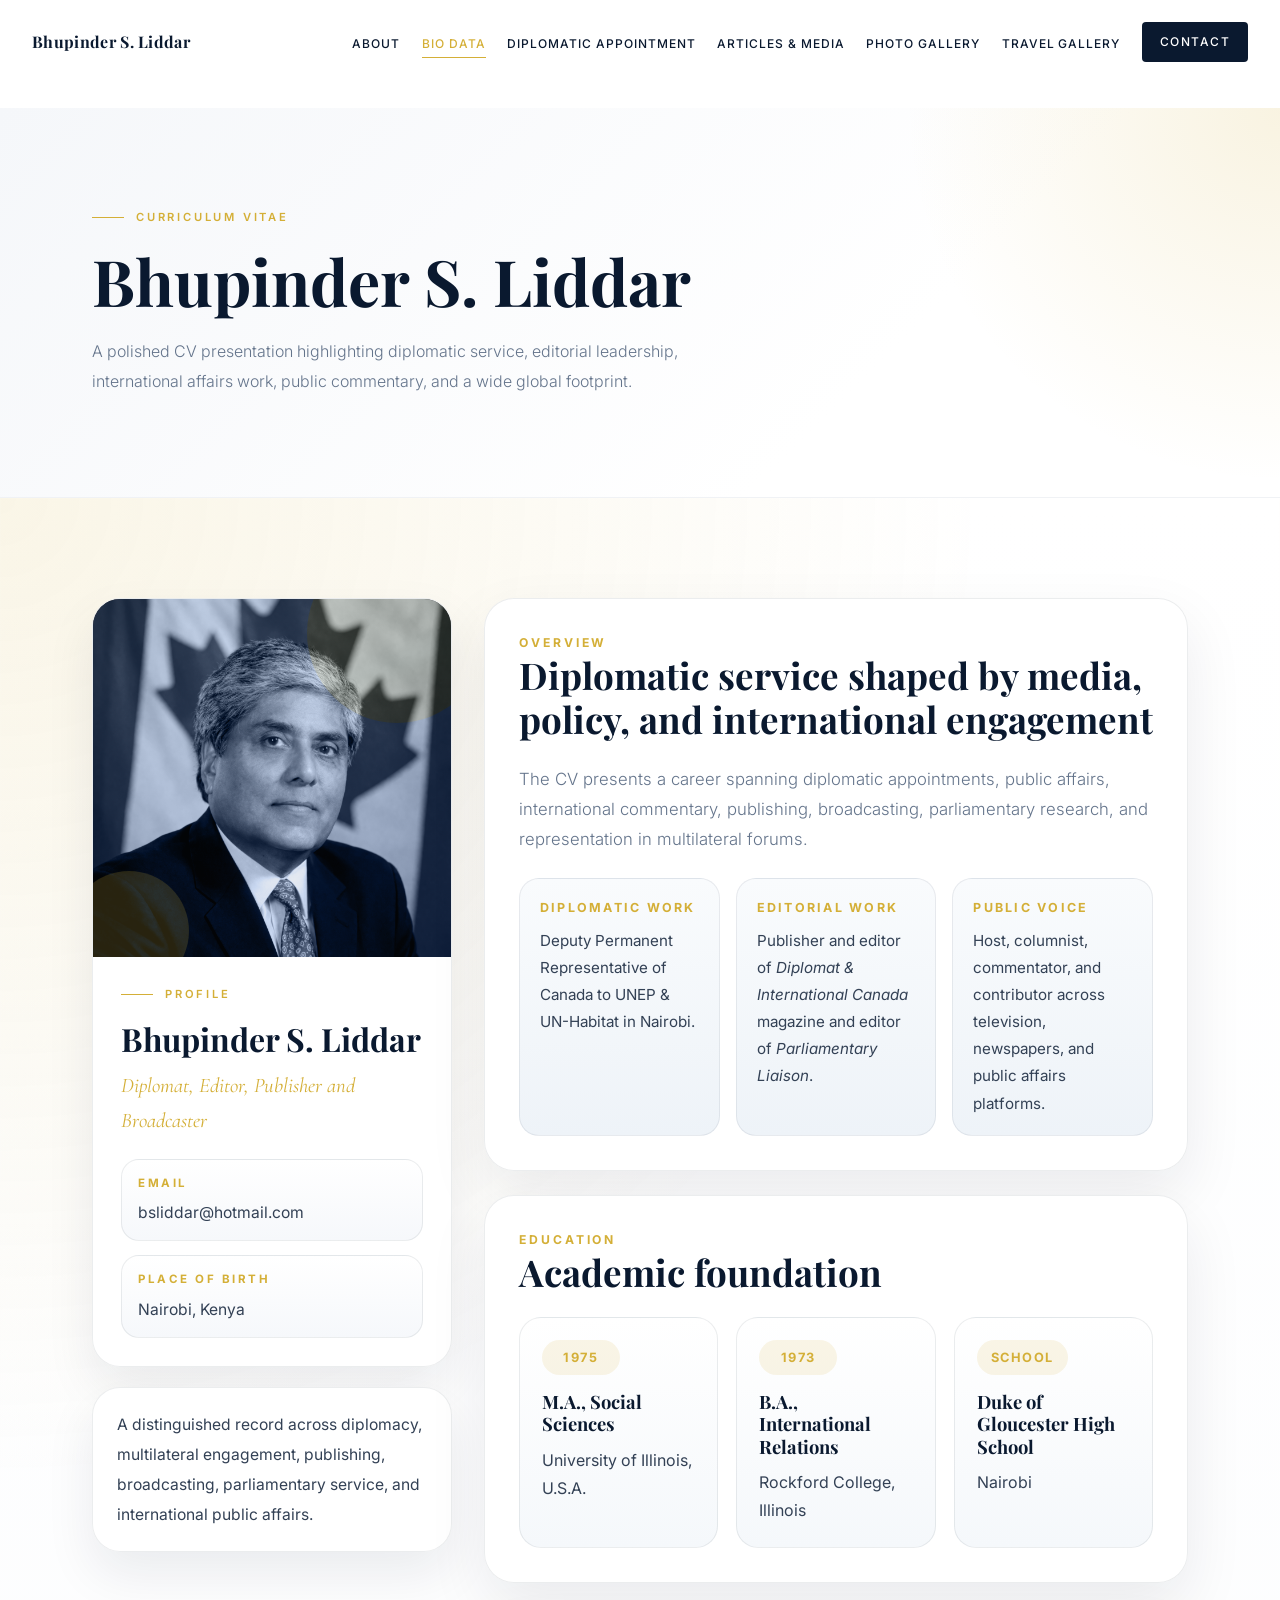
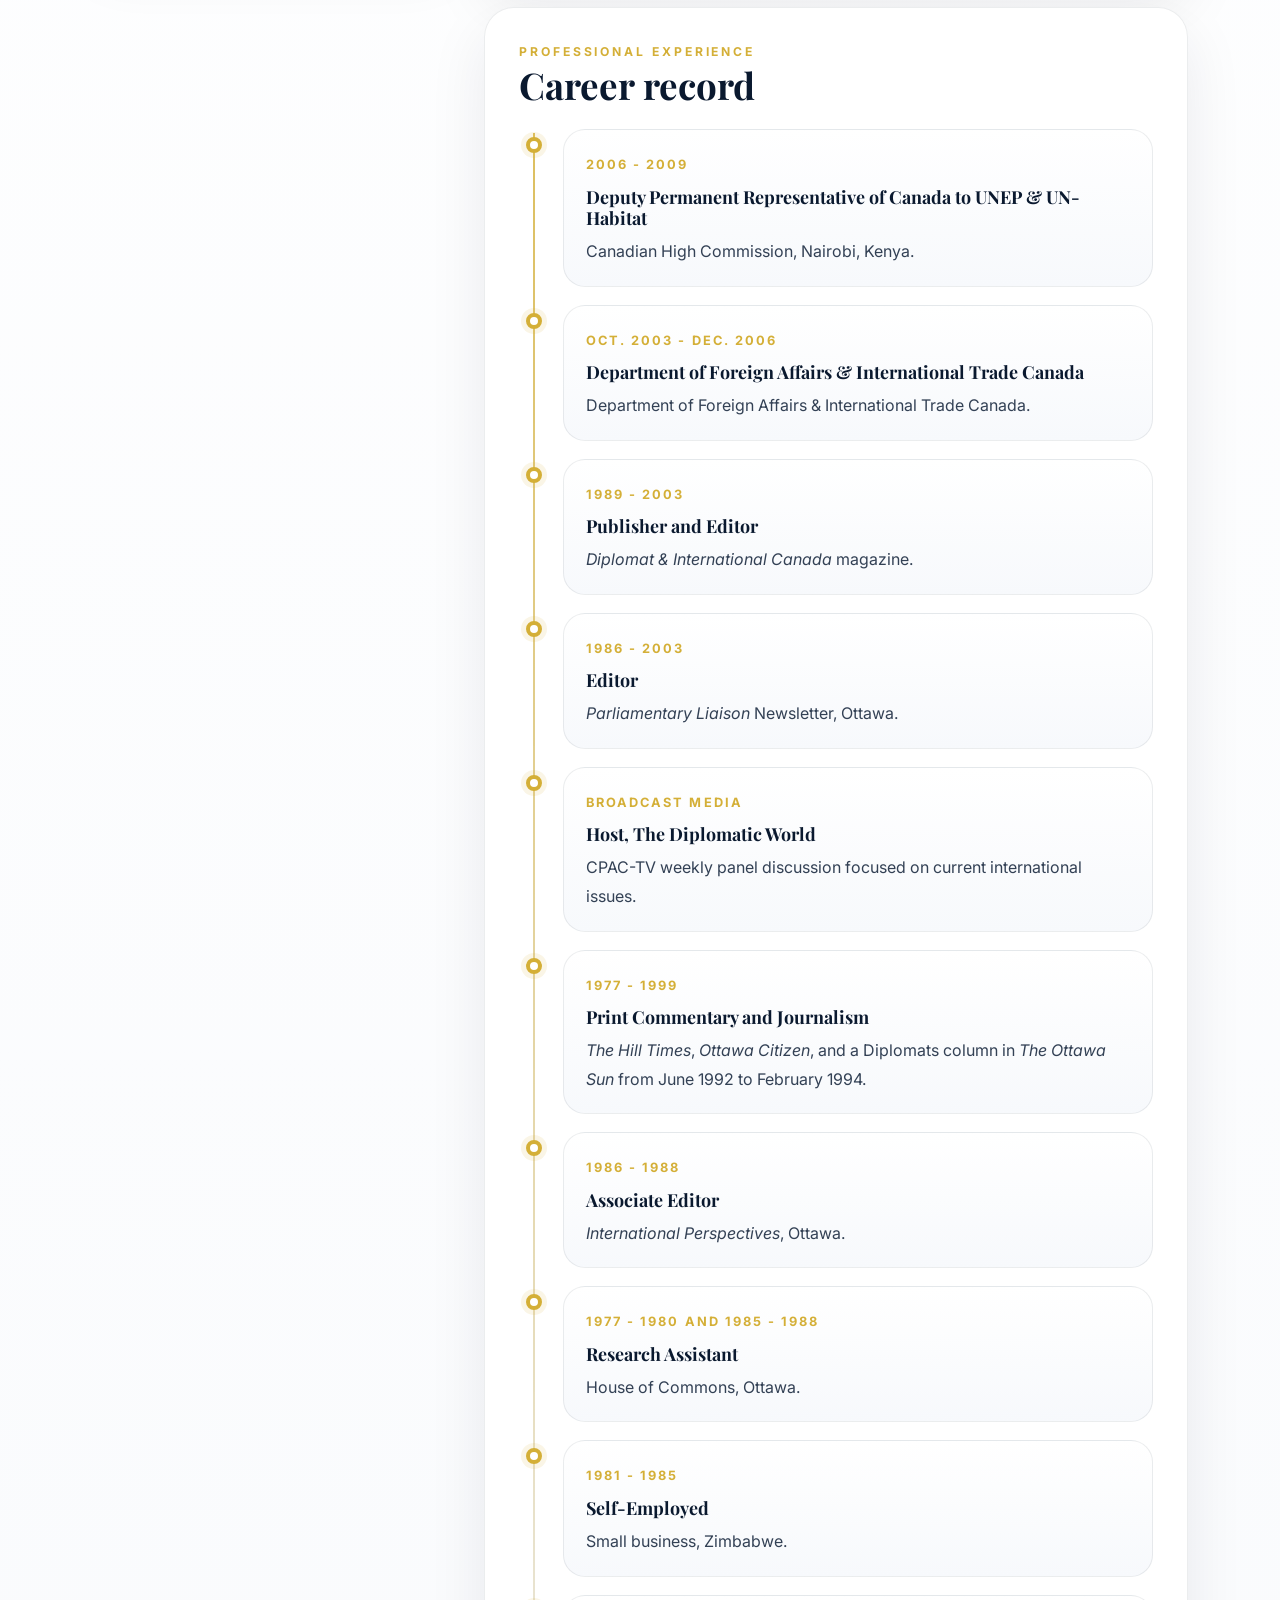
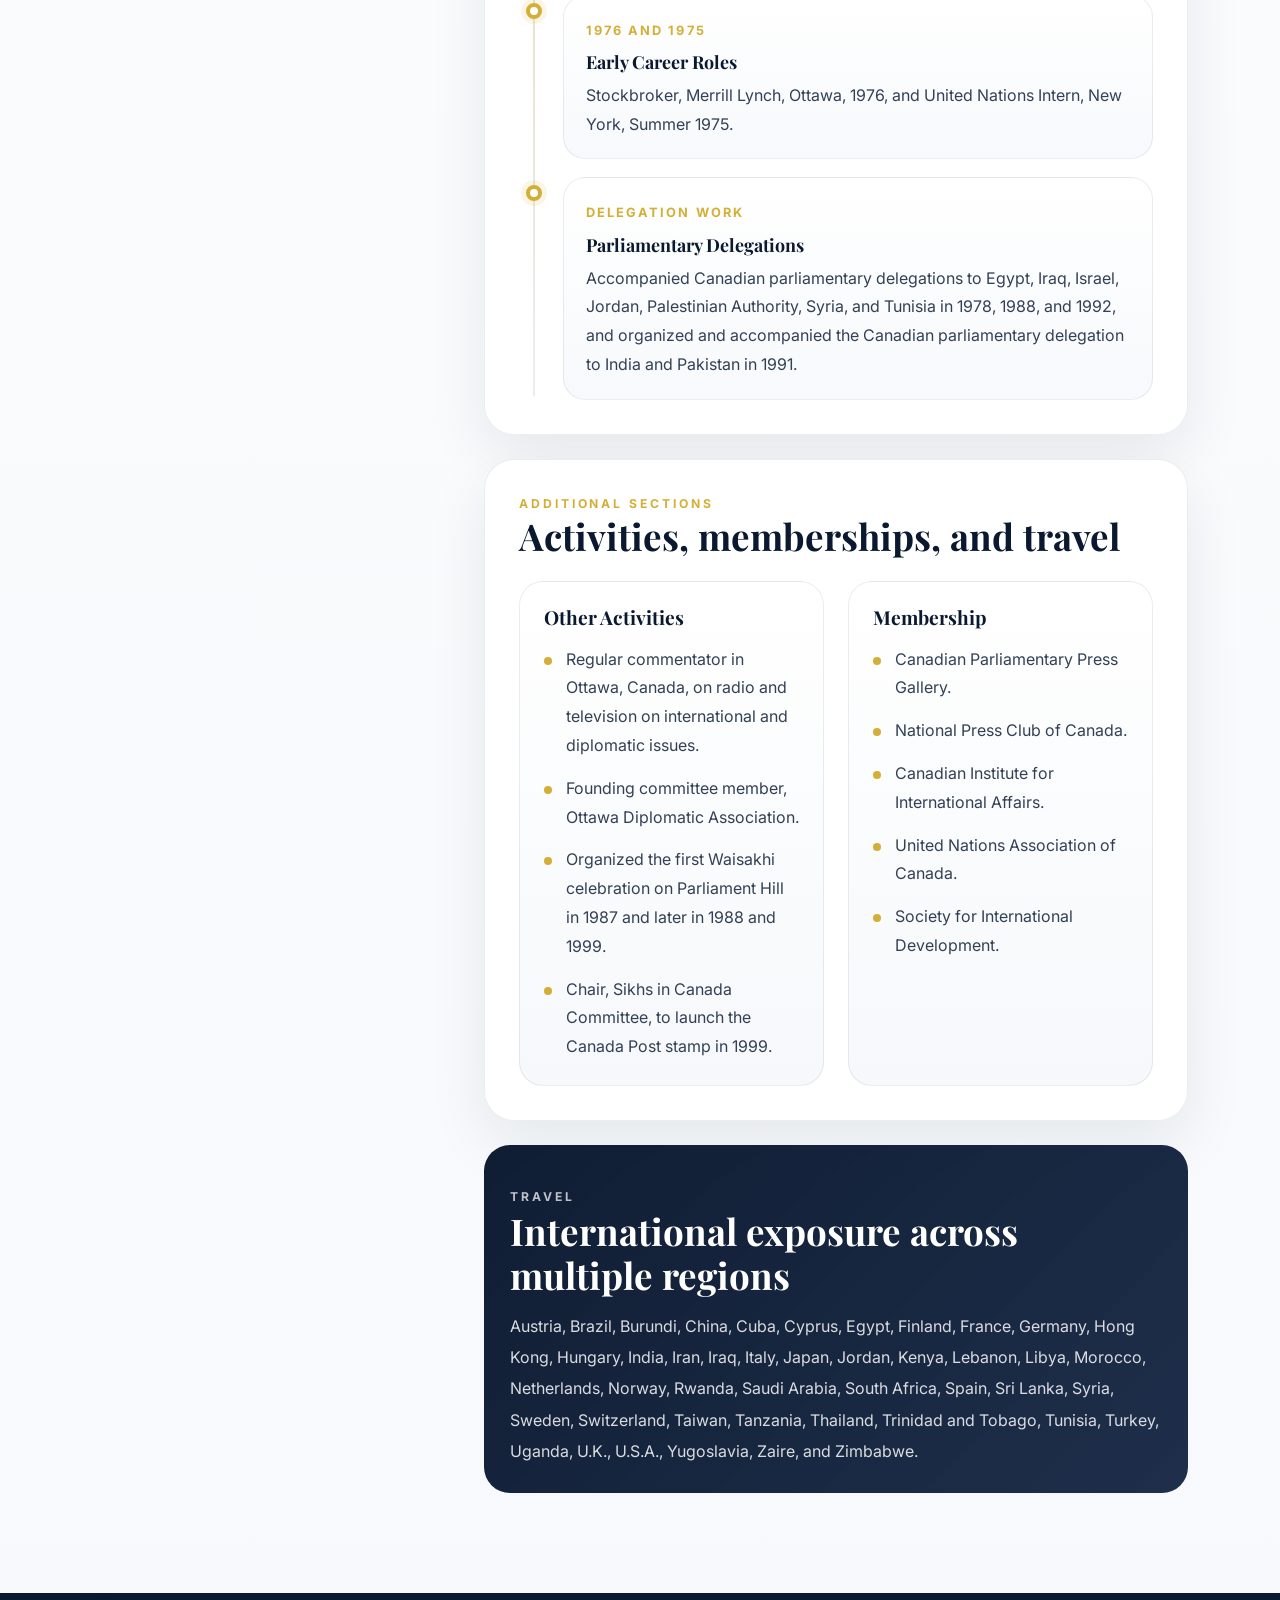
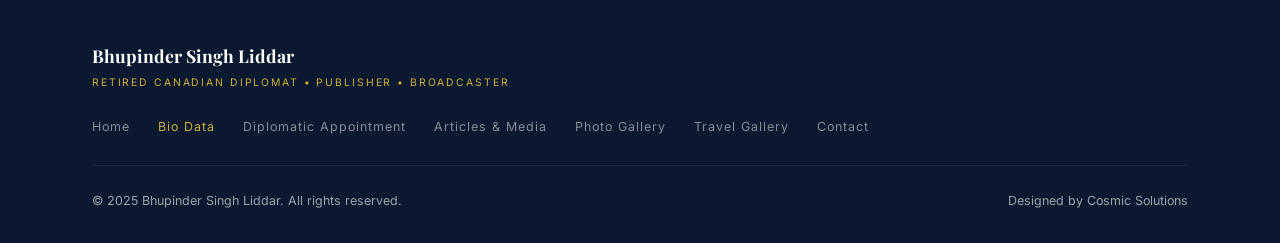
<file: Bio-data.html>
<!DOCTYPE html>
<html lang="en">
<head>
  <meta charset="UTF-8" />
  <meta name="viewport" content="width=device-width, initial-scale=1.0" />
  <meta
    name="description"
    content="Curriculum vitae of Bhupinder S. Liddar, featuring education, professional experience, activities, memberships, and international travel."
  />
  <meta
    name="keywords"
    content="Bhupinder S. Liddar, CV, curriculum vitae, diplomat, Canada, UNEP, Ottawa, Nairobi"
  />
  <meta name="author" content="Bhupinder Singh Liddar" />
  <meta name="robots" content="index, follow" />
  <title>Bhupinder Singh Liddar | Curriculum Vitae</title>
  <link rel="preconnect" href="https://fonts.googleapis.com" />
  <link rel="preconnect" href="https://fonts.gstatic.com" crossorigin />
  <link href="https://fonts.googleapis.com/css2?family=Playfair+Display:ital,wght@0,400;0,500;0,600;0,700;0,800;1,400;1,500&family=Cormorant+Garamond:ital,wght@0,300;0,400;0,500;0,600;1,300;1,400&family=Inter:wght@300;400;500;600&display=swap" rel="stylesheet" />
  <link rel="stylesheet" href="css/style.css" />
  <style>
    .cv-stage {
      background:
        radial-gradient(circle at top left, rgba(212, 175, 55, 0.12), transparent 22%),
        linear-gradient(180deg, #ffffff 0%, #f7f9fc 100%);
    }

    .cv-layout {
      display: grid;
      grid-template-columns: 360px minmax(0, 1fr);
      gap: 32px;
      align-items: start;
    }

    .cv-sidebar {
      position: sticky;
      top: 128px;
      display: grid;
      gap: 20px;
    }

    .cv-panel {
      background: rgba(255, 255, 255, 0.94);
      border: 1px solid rgba(10, 25, 47, 0.08);
      border-radius: 28px;
      box-shadow: 0 22px 50px rgba(10, 25, 47, 0.08);
      overflow: hidden;
    }

    .cv-profile-visual {
      position: relative;
      min-height: 260px;
      background:
        linear-gradient(160deg, rgba(10, 25, 47, 0.96) 0%, rgba(17, 34, 64, 0.9) 100%);
      overflow: hidden;
    }

    .cv-profile-visual::before,
    .cv-profile-visual::after {
      content: "";
      position: absolute;
      border-radius: 999px;
      background: rgba(212, 175, 55, 0.18);
    }

    .cv-profile-visual::before {
      width: 180px;
      height: 180px;
      top: -56px;
      right: -36px;
    }

    .cv-profile-visual::after {
      width: 120px;
      height: 120px;
      bottom: -34px;
      left: -24px;
    }

    .cv-profile-image {
      width: 100%;
      height: 100%;
      min-height: 260px;
      object-fit: cover;
      object-position: center top;
      mix-blend-mode: luminosity;
      opacity: 0.92;
    }

    .cv-profile-body {
      padding: 28px;
    }

    .cv-name {
      font-size: 2rem;
      color: var(--navy);
      margin-bottom: 10px;
    }

    .cv-role {
      font-family: "Cormorant Garamond", serif;
      font-size: 1.3rem;
      color: var(--gold);
      margin-bottom: 20px;
      font-style: italic;
    }

    .cv-contact-list {
      display: grid;
      gap: 14px;
    }

    .cv-contact-item {
      padding: 14px 16px;
      background: linear-gradient(180deg, #ffffff 0%, #f6f8fb 100%);
      border: 1px solid rgba(10, 25, 47, 0.08);
      border-radius: 18px;
    }

    .cv-contact-label {
      display: block;
      font-size: 0.72rem;
      font-weight: 700;
      letter-spacing: 0.22em;
      text-transform: uppercase;
      color: var(--gold);
      margin-bottom: 6px;
    }

    .cv-contact-value {
      color: var(--text-secondary);
      font-size: 0.98rem;
      line-height: 1.6;
      word-break: break-word;
    }

    .cv-note {
      padding: 22px 24px;
    }

    .cv-note p {
      color: var(--text-secondary);
      line-height: 1.9;
      font-size: 0.98rem;
    }

    .cv-content {
      display: grid;
      gap: 24px;
    }

    .cv-card {
      background: rgba(255, 255, 255, 0.97);
      border: 1px solid rgba(10, 25, 47, 0.08);
      border-radius: 30px;
      padding: 34px;
      box-shadow: 0 24px 60px rgba(10, 25, 47, 0.08);
    }

    .cv-card-header {
      display: flex;
      flex-wrap: wrap;
      justify-content: space-between;
      align-items: end;
      gap: 12px;
      margin-bottom: 22px;
    }

    .cv-card-title {
      font-size: clamp(1.7rem, 3vw, 2.3rem);
      color: var(--navy);
    }

    .cv-kicker {
      font-size: 0.76rem;
      font-weight: 700;
      letter-spacing: 0.24em;
      text-transform: uppercase;
      color: var(--gold);
    }

    .cv-summary {
      display: grid;
      grid-template-columns: repeat(3, minmax(0, 1fr));
      gap: 16px;
      margin-top: 24px;
    }

    .cv-summary-box {
      padding: 18px 20px;
      border-radius: 20px;
      background: linear-gradient(180deg, #f9fbfd 0%, #eef3f8 100%);
      border: 1px solid rgba(10, 25, 47, 0.07);
    }

    .cv-summary-box strong {
      display: block;
      font-size: 0.78rem;
      letter-spacing: 0.18em;
      text-transform: uppercase;
      color: var(--gold);
      margin-bottom: 8px;
    }

    .cv-summary-box span {
      color: var(--text-secondary);
      line-height: 1.7;
      font-size: 0.95rem;
    }

    .cv-education-grid {
      display: grid;
      grid-template-columns: repeat(3, minmax(0, 1fr));
      gap: 18px;
    }

    .cv-education-item {
      padding: 22px;
      border-radius: 22px;
      background: linear-gradient(180deg, #ffffff 0%, #f5f8fb 100%);
      border: 1px solid rgba(10, 25, 47, 0.08);
    }

    .cv-education-year {
      display: inline-flex;
      align-items: center;
      justify-content: center;
      min-width: 78px;
      padding: 7px 14px;
      border-radius: 999px;
      background: rgba(212, 175, 55, 0.12);
      color: var(--gold);
      font-size: 0.8rem;
      font-weight: 700;
      letter-spacing: 0.12em;
      text-transform: uppercase;
      margin-bottom: 16px;
    }

    .cv-education-item h3 {
      font-size: 1.15rem;
      color: var(--navy);
      margin-bottom: 10px;
    }

    .cv-education-item p {
      color: var(--text-secondary);
      line-height: 1.8;
    }

    .cv-timeline {
      position: relative;
      display: grid;
      gap: 18px;
    }

    .cv-timeline::before {
      content: "";
      position: absolute;
      top: 4px;
      bottom: 4px;
      left: 14px;
      width: 2px;
      background: linear-gradient(180deg, rgba(212, 175, 55, 0.8), rgba(10, 25, 47, 0.08));
    }

    .cv-timeline-item {
      position: relative;
      padding-left: 44px;
    }

    .cv-timeline-item::before {
      content: "";
      position: absolute;
      top: 8px;
      left: 7px;
      width: 16px;
      height: 16px;
      border-radius: 50%;
      background: var(--white);
      border: 4px solid var(--gold);
      box-shadow: 0 0 0 5px rgba(212, 175, 55, 0.12);
    }

    .cv-timeline-card {
      padding: 20px 22px;
      border-radius: 22px;
      background: linear-gradient(180deg, #ffffff 0%, #f7f9fc 100%);
      border: 1px solid rgba(10, 25, 47, 0.08);
    }

    .cv-timeline-period {
      display: inline-block;
      margin-bottom: 10px;
      color: var(--gold);
      font-size: 0.8rem;
      font-weight: 700;
      letter-spacing: 0.16em;
      text-transform: uppercase;
    }

    .cv-timeline-card h3 {
      font-size: 1.12rem;
      color: var(--navy);
      margin-bottom: 8px;
    }

    .cv-timeline-card p {
      color: var(--text-secondary);
      line-height: 1.8;
    }

    .cv-list-grid {
      display: grid;
      grid-template-columns: repeat(2, minmax(0, 1fr));
      gap: 24px;
    }

    .cv-list-card {
      padding: 24px;
      border-radius: 24px;
      background: linear-gradient(180deg, #ffffff 0%, #f6f8fb 100%);
      border: 1px solid rgba(10, 25, 47, 0.08);
    }

    .cv-list-card h3 {
      font-size: 1.2rem;
      color: var(--navy);
      margin-bottom: 16px;
    }

    .cv-bullet-list {
      list-style: none;
      display: grid;
      gap: 14px;
    }

    .cv-bullet-list li {
      position: relative;
      padding-left: 22px;
      color: var(--text-secondary);
      line-height: 1.8;
    }

    .cv-bullet-list li::before {
      content: "";
      position: absolute;
      top: 12px;
      left: 0;
      width: 8px;
      height: 8px;
      border-radius: 50%;
      background: var(--gold);
    }

    .cv-travel {
      padding: 26px;
      border-radius: 26px;
      background:
        linear-gradient(135deg, rgba(10, 25, 47, 0.98) 0%, rgba(17, 34, 64, 0.94) 100%);
      color: var(--white);
    }

    .cv-travel .cv-kicker,
    .cv-travel .cv-card-title {
      color: var(--white);
    }

    .cv-travel .cv-kicker {
      opacity: 0.72;
    }

    .cv-travel p {
      color: rgba(255, 255, 255, 0.84);
      line-height: 1.95;
      margin-top: 14px;
    }

    @media (max-width: 1120px) {
      .cv-layout,
      .cv-summary,
      .cv-education-grid,
      .cv-list-grid {
        grid-template-columns: 1fr;
      }

      .cv-sidebar {
        position: static;
      }
    }

    @media (max-width: 768px) {
      .cv-card,
      .cv-profile-body,
      .cv-note {
        padding: 24px 22px;
      }

      .cv-card {
        border-radius: 24px;
      }

      .cv-name {
        font-size: 1.7rem;
      }
    }
  </style>
</head>
<body class="inner-page" data-page="bio-data">
  <div id="site-header"></div>

  <main class="page-main">
    <section class="page-banner section-pad" aria-labelledby="cv-banner-title">
      <div class="container">
        <div class="page-banner-inner">
          <p class="section-label">Curriculum Vitae</p>
          <h1 class="page-banner-title" id="cv-banner-title">Bhupinder S. Liddar</h1>
          <p class="page-banner-text">
            A polished CV presentation highlighting diplomatic service, editorial leadership,
            international affairs work, public commentary, and a wide global footprint.
          </p>
        </div>
      </div>
    </section>

    <section class="section-pad cv-stage" aria-labelledby="cv-profile-title">
      <div class="container">
        <div class="cv-layout">
          <aside class="cv-sidebar">
            <article class="cv-panel fade-in-left visible">
              <div class="cv-profile-visual">
                <img
                  src="images/profile-5.png"
                  alt="Portrait of Bhupinder Singh Liddar"
                  class="cv-profile-image"
                  loading="lazy"
                  width="520"
                  height="560"
                />
              </div>
              <div class="cv-profile-body">
                <p class="section-label">Profile</p>
                <h2 class="cv-name" id="cv-profile-title">Bhupinder S. Liddar</h2>
                <p class="cv-role">Diplomat, Editor, Publisher and Broadcaster</p>

                <div class="cv-contact-list">
                  <div class="cv-contact-item">
                    <span class="cv-contact-label">Email</span>
                    <span class="cv-contact-value">bsliddar@hotmail.com</span>
                  </div>
                  <div class="cv-contact-item">
                    <span class="cv-contact-label">Place Of Birth</span>
                    <span class="cv-contact-value">Nairobi, Kenya</span>
                  </div>
                </div>
              </div>
            </article>

            <article class="cv-panel cv-note fade-in-left visible">
              <p>
                A distinguished record across diplomacy, multilateral engagement, publishing,
                broadcasting, parliamentary service, and international public affairs.
              </p>
            </article>
          </aside>

          <div class="cv-content">
            <section class="cv-card fade-in visible" aria-labelledby="cv-overview-title">
              <div class="cv-card-header">
                <div>
                  <p class="cv-kicker">Overview</p>
                  <h2 class="cv-card-title" id="cv-overview-title">Diplomatic service shaped by media, policy, and international engagement</h2>
                </div>
              </div>
              <p class="section-subtitle" style="max-width: 100%;">
                The CV presents a career spanning diplomatic appointments, public affairs,
                international commentary, publishing, broadcasting, parliamentary research,
                and representation in multilateral forums.
              </p>

              <div class="cv-summary">
                <div class="cv-summary-box">
                  <strong>Diplomatic Work</strong>
                  <span>Deputy Permanent Representative of Canada to UNEP &amp; UN-Habitat in Nairobi.</span>
                </div>
                <div class="cv-summary-box">
                  <strong>Editorial Work</strong>
                  <span>Publisher and editor of <em>Diplomat &amp; International Canada</em> magazine and editor of <em>Parliamentary Liaison</em>.</span>
                </div>
                <div class="cv-summary-box">
                  <strong>Public Voice</strong>
                  <span>Host, columnist, commentator, and contributor across television, newspapers, and public affairs platforms.</span>
                </div>
              </div>
            </section>

            <section class="cv-card fade-in visible" aria-labelledby="cv-education-title">
              <div class="cv-card-header">
                <div>
                  <p class="cv-kicker">Education</p>
                  <h2 class="cv-card-title" id="cv-education-title">Academic foundation</h2>
                </div>
              </div>

              <div class="cv-education-grid">
                <article class="cv-education-item">
                  <span class="cv-education-year">1975</span>
                  <h3>M.A., Social Sciences</h3>
                  <p>University of Illinois, U.S.A.</p>
                </article>

                <article class="cv-education-item">
                  <span class="cv-education-year">1973</span>
                  <h3>B.A., International Relations</h3>
                  <p>Rockford College, Illinois</p>
                </article>

                <article class="cv-education-item">
                  <span class="cv-education-year">School</span>
                  <h3>Duke of Gloucester High School</h3>
                  <p>Nairobi</p>
                </article>
              </div>
            </section>

            <section class="cv-card fade-in visible" aria-labelledby="cv-experience-title">
              <div class="cv-card-header">
                <div>
                  <p class="cv-kicker">Professional Experience</p>
                  <h2 class="cv-card-title" id="cv-experience-title">Career record</h2>
                </div>
              </div>

              <div class="cv-timeline">
                <div class="cv-timeline-item">
                  <article class="cv-timeline-card">
                    <span class="cv-timeline-period">2006 - 2009</span>
                    <h3>Deputy Permanent Representative of Canada to UNEP &amp; UN-Habitat</h3>
                    <p>Canadian High Commission, Nairobi, Kenya.</p>
                  </article>
                </div>

                <div class="cv-timeline-item">
                  <article class="cv-timeline-card">
                    <span class="cv-timeline-period">Oct. 2003 - Dec. 2006</span>
                    <h3>Department of Foreign Affairs &amp; International Trade Canada</h3>
                    <p>Department of Foreign Affairs &amp; International Trade Canada.</p>
                  </article>
                </div>

                <div class="cv-timeline-item">
                  <article class="cv-timeline-card">
                    <span class="cv-timeline-period">1989 - 2003</span>
                    <h3>Publisher and Editor</h3>
                    <p><em>Diplomat &amp; International Canada</em> magazine.</p>
                  </article>
                </div>

                <div class="cv-timeline-item">
                  <article class="cv-timeline-card">
                    <span class="cv-timeline-period">1986 - 2003</span>
                    <h3>Editor</h3>
                    <p><em>Parliamentary Liaison</em> Newsletter, Ottawa.</p>
                  </article>
                </div>

                <div class="cv-timeline-item">
                  <article class="cv-timeline-card">
                    <span class="cv-timeline-period">Broadcast Media</span>
                    <h3>Host, The Diplomatic World</h3>
                    <p>CPAC-TV weekly panel discussion focused on current international issues.</p>
                  </article>
                </div>

                <div class="cv-timeline-item">
                  <article class="cv-timeline-card">
                    <span class="cv-timeline-period">1977 - 1999</span>
                    <h3>Print Commentary and Journalism</h3>
                    <p><em>The Hill Times</em>, <em>Ottawa Citizen</em>, and a Diplomats column in <em>The Ottawa Sun</em> from June 1992 to February 1994.</p>
                  </article>
                </div>

                <div class="cv-timeline-item">
                  <article class="cv-timeline-card">
                    <span class="cv-timeline-period">1986 - 1988</span>
                    <h3>Associate Editor</h3>
                    <p><em>International Perspectives</em>, Ottawa.</p>
                  </article>
                </div>

                <div class="cv-timeline-item">
                  <article class="cv-timeline-card">
                    <span class="cv-timeline-period">1977 - 1980 and 1985 - 1988</span>
                    <h3>Research Assistant</h3>
                    <p>House of Commons, Ottawa.</p>
                  </article>
                </div>

                <div class="cv-timeline-item">
                  <article class="cv-timeline-card">
                    <span class="cv-timeline-period">1981 - 1985</span>
                    <h3>Self-Employed</h3>
                    <p>Small business, Zimbabwe.</p>
                  </article>
                </div>

                <div class="cv-timeline-item">
                  <article class="cv-timeline-card">
                    <span class="cv-timeline-period">1976 and 1975</span>
                    <h3>Early Career Roles</h3>
                    <p>Stockbroker, Merrill Lynch, Ottawa, 1976, and United Nations Intern, New York, Summer 1975.</p>
                  </article>
                </div>

                <div class="cv-timeline-item">
                  <article class="cv-timeline-card">
                    <span class="cv-timeline-period">Delegation Work</span>
                    <h3>Parliamentary Delegations</h3>
                    <p>Accompanied Canadian parliamentary delegations to Egypt, Iraq, Israel, Jordan, Palestinian Authority, Syria, and Tunisia in 1978, 1988, and 1992, and organized and accompanied the Canadian parliamentary delegation to India and Pakistan in 1991.</p>
                  </article>
                </div>
              </div>
            </section>

            <section class="cv-card fade-in visible" aria-labelledby="cv-activities-title">
              <div class="cv-card-header">
                <div>
                  <p class="cv-kicker">Additional Sections</p>
                  <h2 class="cv-card-title" id="cv-activities-title">Activities, memberships, and travel</h2>
                </div>
              </div>

              <div class="cv-list-grid">
                <article class="cv-list-card">
                  <h3>Other Activities</h3>
                  <ul class="cv-bullet-list">
                    <li>Regular commentator in Ottawa, Canada, on radio and television on international and diplomatic issues.</li>
                    <li>Founding committee member, Ottawa Diplomatic Association.</li>
                    <li>Organized the first Waisakhi celebration on Parliament Hill in 1987 and later in 1988 and 1999.</li>
                    <li>Chair, Sikhs in Canada Committee, to launch the Canada Post stamp in 1999.</li>
                  </ul>
                </article>

                <article class="cv-list-card">
                  <h3>Membership</h3>
                  <ul class="cv-bullet-list">
                    <li>Canadian Parliamentary Press Gallery.</li>
                    <li>National Press Club of Canada.</li>
                    <li>Canadian Institute for International Affairs.</li>
                    <li>United Nations Association of Canada.</li>
                    <li>Society for International Development.</li>
                  </ul>
                </article>
              </div>
            </section>

            <section class="cv-travel fade-in visible" aria-labelledby="cv-travel-title">
              <p class="cv-kicker">Travel</p>
              <h2 class="cv-card-title" id="cv-travel-title">International exposure across multiple regions</h2>
              <p>
                Austria, Brazil, Burundi, China, Cuba, Cyprus, Egypt, Finland, France, Germany,
                Hong Kong, Hungary, India, Iran, Iraq, Italy, Japan, Jordan, Kenya, Lebanon,
                Libya, Morocco, Netherlands, Norway, Rwanda, Saudi Arabia, South Africa, Spain,
                Sri Lanka, Syria, Sweden, Switzerland, Taiwan, Tanzania, Thailand, Trinidad and Tobago,
                Tunisia, Turkey, Uganda, U.K., U.S.A., Yugoslavia, Zaire, and Zimbabwe.
              </p>
            </section>
          </div>
        </div>
      </div>
    </section>
  </main>

  <div id="site-footer"></div>
  <script src="js/script.js"></script>
</body>
</html>
</file>
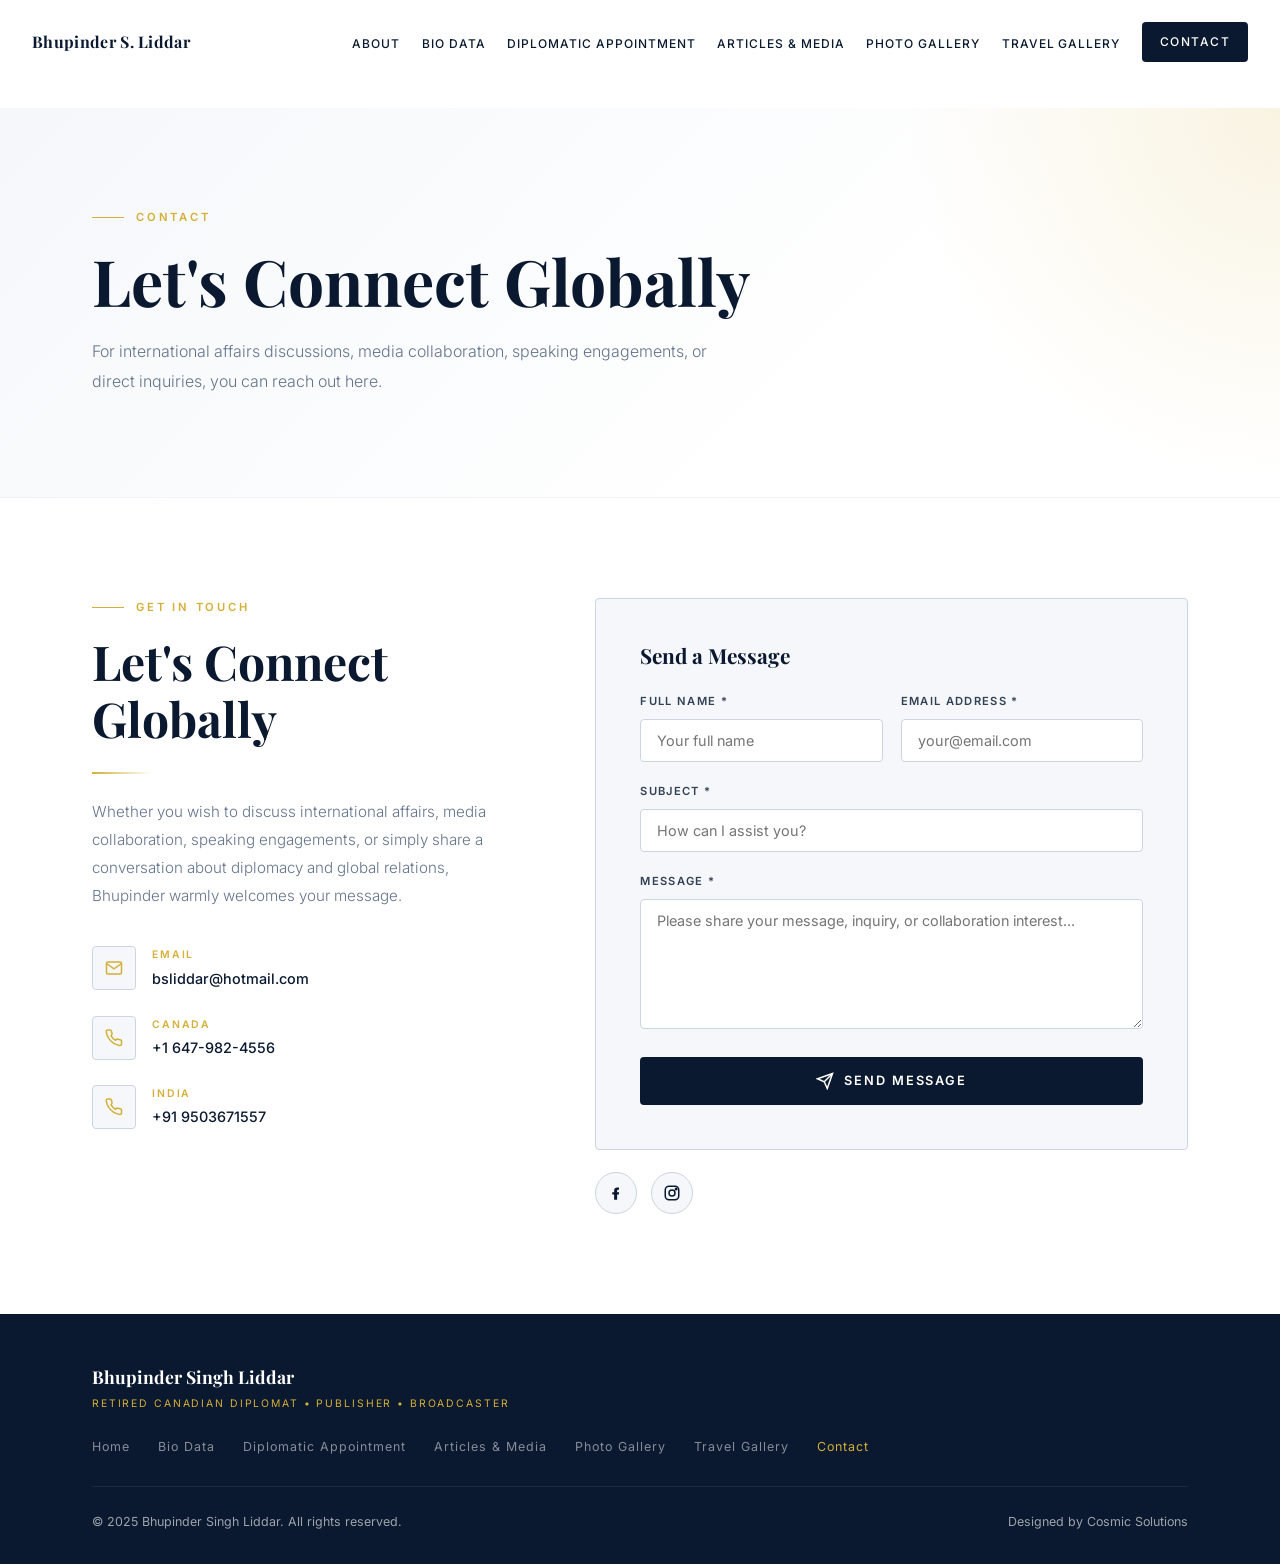
<file: Contact.html>
<!DOCTYPE html>
<html lang="en">
<head>
  <meta charset="UTF-8" />
  <meta name="viewport" content="width=device-width, initial-scale=1.0" />
  <meta name="description" content="Contact Bhupinder Singh Liddar for diplomatic, media, speaking, and collaboration inquiries." />
  <meta name="keywords" content="Bhupinder Singh Liddar, contact, diplomat, media, speaking engagements" />
  <meta name="author" content="Bhupinder Singh Liddar" />
  <meta name="robots" content="index, follow" />
  <title>Bhupinder Singh Liddar | Contact</title>
  <link rel="preconnect" href="https://fonts.googleapis.com" />
  <link rel="preconnect" href="https://fonts.gstatic.com" crossorigin />
  <link href="https://fonts.googleapis.com/css2?family=Playfair+Display:ital,wght@0,400;0,500;0,600;0,700;0,800;1,400;1,500&family=Cormorant+Garamond:ital,wght@0,300;0,400;0,500;0,600;1,300;1,400&family=Inter:wght@300;400;500;600&display=swap" rel="stylesheet" />
  <link rel="stylesheet" href="css/style.css" />
</head>
<body class="inner-page" data-page="contact">
  <div id="site-header"></div>

  <main class="page-main">
    <section class="page-banner section-pad" aria-labelledby="contact-banner-title">
      <div class="container">
        <div class="page-banner-inner">
          <p class="section-label">Contact</p>
          <h1 class="page-banner-title" id="contact-banner-title">Let's Connect Globally</h1>
          <p class="page-banner-text">
            For international affairs discussions, media collaboration, speaking engagements, or direct inquiries, you can reach out here.
          </p>
        </div>
      </div>
    </section>

    <section id="contact" class="section-pad" aria-labelledby="contact-heading">
      <div class="container">
        <div class="contact-grid">

          <div class="fade-in-left">
            <p class="section-label">Get In Touch</p>
            <h2 class="section-title" id="contact-heading">Let's Connect<br/>Globally</h2>
            <div class="divider"></div>
            <p style="color:var(--text-muted); font-size:0.95rem; line-height:1.85; font-weight:300;">Whether you wish to discuss international affairs, media collaboration, speaking engagements, or simply share a conversation about diplomacy and global relations, Bhupinder warmly welcomes your message.</p>
            <div class="contact-info-items">
              <div class="contact-info-item fade-in delay-1">
                <div class="contact-info-icon" aria-hidden="true">
                  <svg width="18" height="18" fill="none" stroke="currentColor" stroke-width="2" viewBox="0 0 24 24"><path d="M4 4h16c1.1 0 2 .9 2 2v12c0 1.1-.9 2-2 2H4c-1.1 0-2-.9-2-2V6c0-1.1.9-2 2-2z"/><polyline points="22,6 12,13 2,6"/></svg>
                </div>
                <div>
                  <div class="contact-info-label">Email</div>
                  <div class="contact-info-value"><a href="mailto:bsliddar@hotmail.com" style="color:var(--navy); transition:color 0.2s;" onmouseover="this.style.color='var(--gold)'" onmouseout="this.style.color='var(--navy)'">bsliddar@hotmail.com</a></div>
                </div>
              </div>
              <div class="contact-info-item fade-in delay-2">
                <div class="contact-info-icon" aria-hidden="true">
                  <svg width="18" height="18" fill="none" stroke="currentColor" stroke-width="2" viewBox="0 0 24 24"><path d="M22 16.92v3a2 2 0 0 1-2.18 2 19.79 19.79 0 0 1-8.63-3.07A19.5 19.5 0 0 1 4.69 12 19.79 19.79 0 0 1 1.61 3.4a2 2 0 0 1 1.99-2.18h3a2 2 0 0 1 2 1.72c.127.96.361 1.903.7 2.81a2 2 0 0 1-.45 2.11L7.91 8.96a16 16 0 0 0 6.13 6.13l.98-.98a2 2 0 0 1 2.11-.45c.907.339 1.85.573 2.81.7A2 2 0 0 1 22 16.92z"/></svg>
                </div>
                <div>
                  <div class="contact-info-label">Canada</div>
                  <div class="contact-info-value"><a href="tel:+16479824556" style="color:var(--navy);">+1 647-982-4556</a></div>
                </div>
              </div>
              <div class="contact-info-item fade-in delay-3">
                <div class="contact-info-icon" aria-hidden="true">
                  <svg width="18" height="18" fill="none" stroke="currentColor" stroke-width="2" viewBox="0 0 24 24"><path d="M22 16.92v3a2 2 0 0 1-2.18 2 19.79 19.79 0 0 1-8.63-3.07A19.5 19.5 0 0 1 4.69 12 19.79 19.79 0 0 1 1.61 3.4a2 2 0 0 1 1.99-2.18h3a2 2 0 0 1 2 1.72c.127.96.361 1.903.7 2.81a2 2 0 0 1-.45 2.11L7.91 8.96a16 16 0 0 0 6.13 6.13l.98-.98a2 2 0 0 1 2.11-.45c.907.339 1.85.573 2.81.7A2 2 0 0 1 22 16.92z"/></svg>
                </div>
                <div>
                  <div class="contact-info-label">India</div>
                  <div class="contact-info-value"><a href="tel:+919503671557" style="color:var(--navy);">+91 9503671557</a></div>
                </div>
              </div>
            </div>
          </div>

          <div class="fade-in-right delay-2">
            <div class="contact-form">
              <h3 style="font-family:'Playfair Display',serif; font-size:1.3rem; color:var(--navy); margin-bottom:24px; font-weight:700;">Send a Message</h3>
              <form id="contactForm" action="contact.php" method="POST" novalidate>
                <div class="form-row">
                  <div class="form-group">
                    <label for="name">Full Name *</label>
                    <input type="text" id="name" name="name" placeholder="Your full name" required autocomplete="name" />
                  </div>
                  <div class="form-group">
                    <label for="email">Email Address *</label>
                    <input type="email" id="email" name="email" placeholder="your@email.com" required autocomplete="email" />
                  </div>
                </div>
                <div class="form-group">
                  <label for="subject">Subject *</label>
                  <input type="text" id="subject" name="subject" placeholder="How can I assist you?" required />
                </div>
                <div class="form-group">
                  <label for="message">Message *</label>
                  <textarea id="message" name="message" placeholder="Please share your message, inquiry, or collaboration interest..." required></textarea>
                </div>
                <button type="submit" class="btn-submit">
                  <svg width="18" height="18" fill="none" stroke="currentColor" stroke-width="2" viewBox="0 0 24 24" aria-hidden="true"><line x1="22" y1="2" x2="11" y2="13"/><polygon points="22 2 15 22 11 13 2 9 22 2"/></svg>
                  Send Message
                </button>
                <div class="form-success" role="alert">Thank you! Your message has been sent successfully. Mr. Liddar will respond shortly.</div>
                <div class="form-error" role="alert">There was an issue sending your message. Please try again or contact directly via email.</div>
              </form>
            </div>
            <div class="contact-socials fade-in delay-3" aria-label="Social media links">
              <a href="https://www.facebook.com/bsliddar/" class="contact-social-link" target="_blank" rel="noopener noreferrer" aria-label="Facebook profile">
                <span class="contact-social-icon" aria-hidden="true">
                  <svg width="18" height="18" viewBox="0 0 24 24" fill="currentColor">
                    <path d="M13.5 21v-7h2.3l.4-3h-2.7V9.1c0-.9.3-1.6 1.6-1.6H16V4.8c-.5-.1-1.4-.2-2.4-.2-2.4 0-4.1 1.5-4.1 4.3V11H7v3h2.5v7h4z"/>
                  </svg>
                </span>
              </a>
              <a href="https://www.instagram.com/bsliddar/" class="contact-social-link" target="_blank" rel="noopener noreferrer" aria-label="Instagram profile">
                <span class="contact-social-icon" aria-hidden="true">
                  <svg width="18" height="18" viewBox="0 0 24 24" fill="none" stroke="currentColor" stroke-width="2">
                    <rect x="3" y="3" width="18" height="18" rx="5"></rect>
                    <circle cx="12" cy="12" r="4"></circle>
                    <circle cx="17.5" cy="6.5" r="1"></circle>
                  </svg>
                </span>
              </a>
            </div>
          </div>

        </div>
      </div>
    </section>
  </main>

  <div id="site-footer"></div>
  <script src="js/script.js"></script>
</body>
</html>
</file>
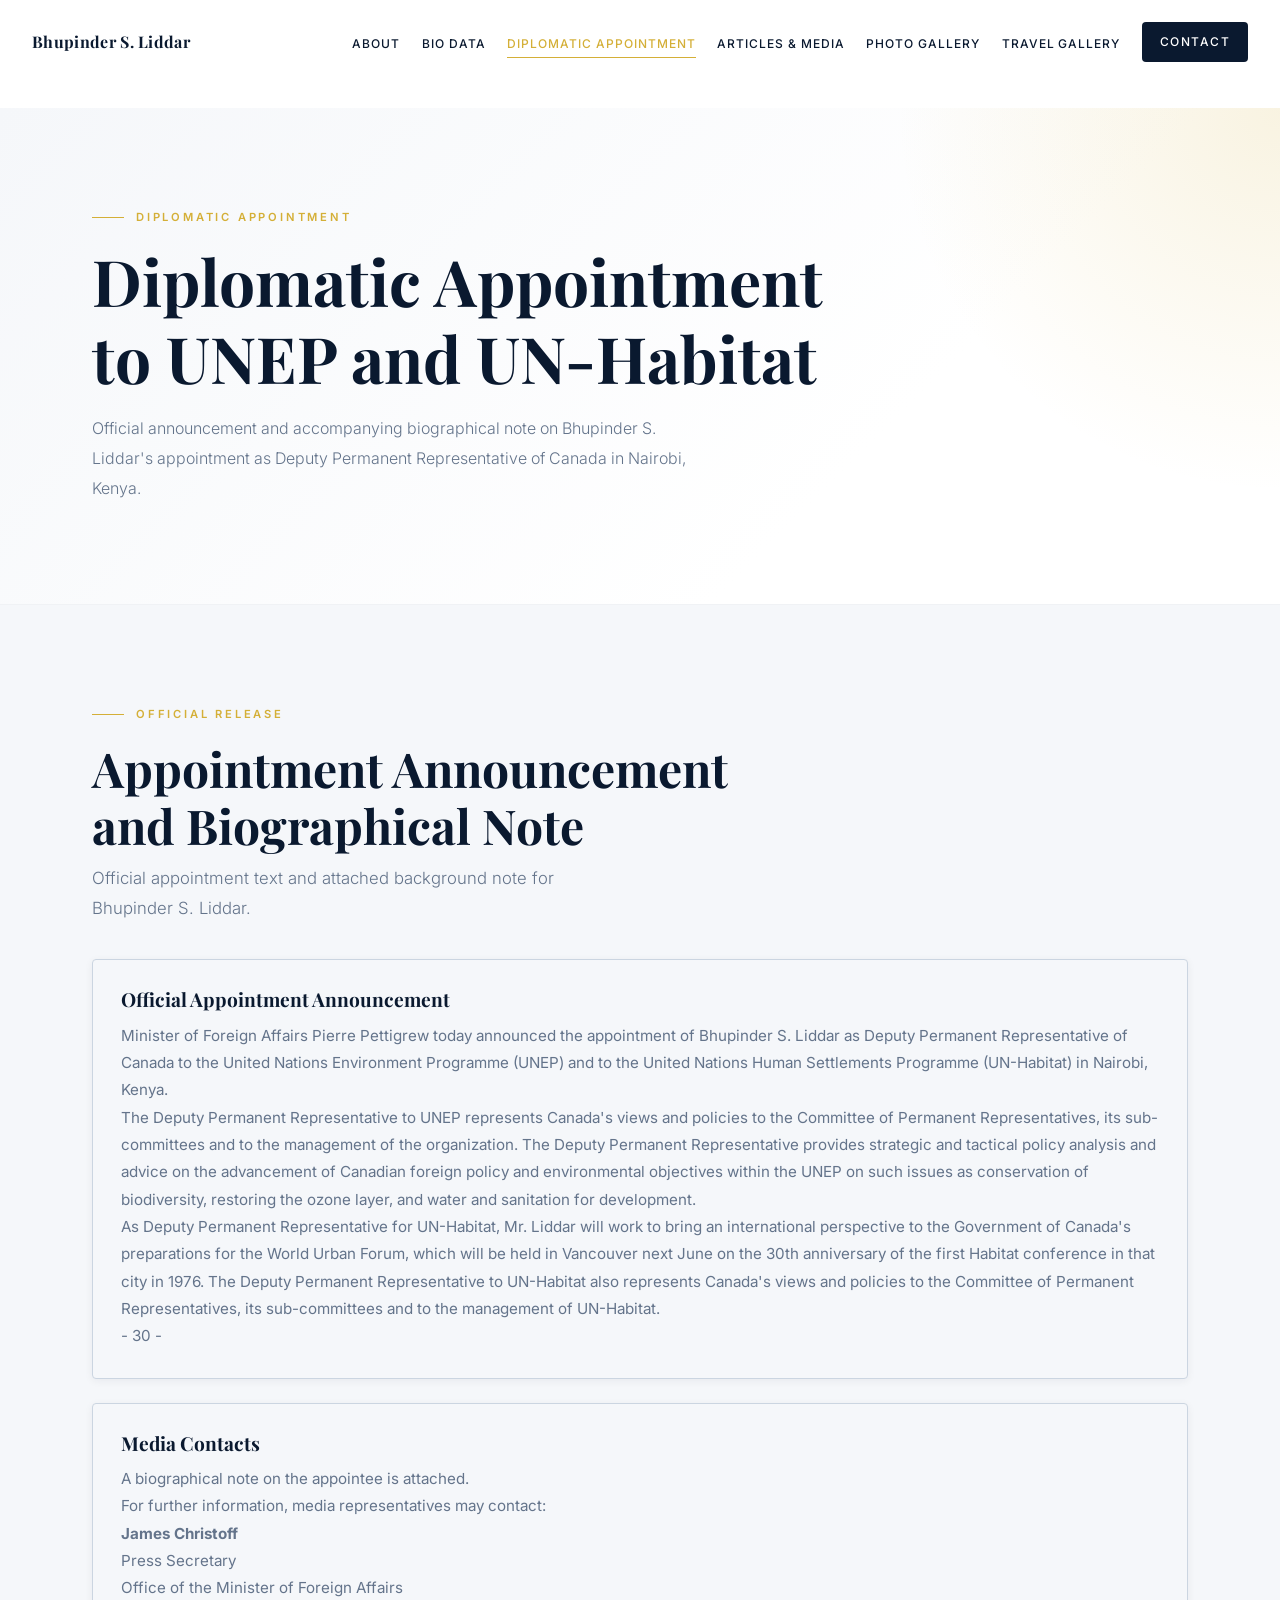
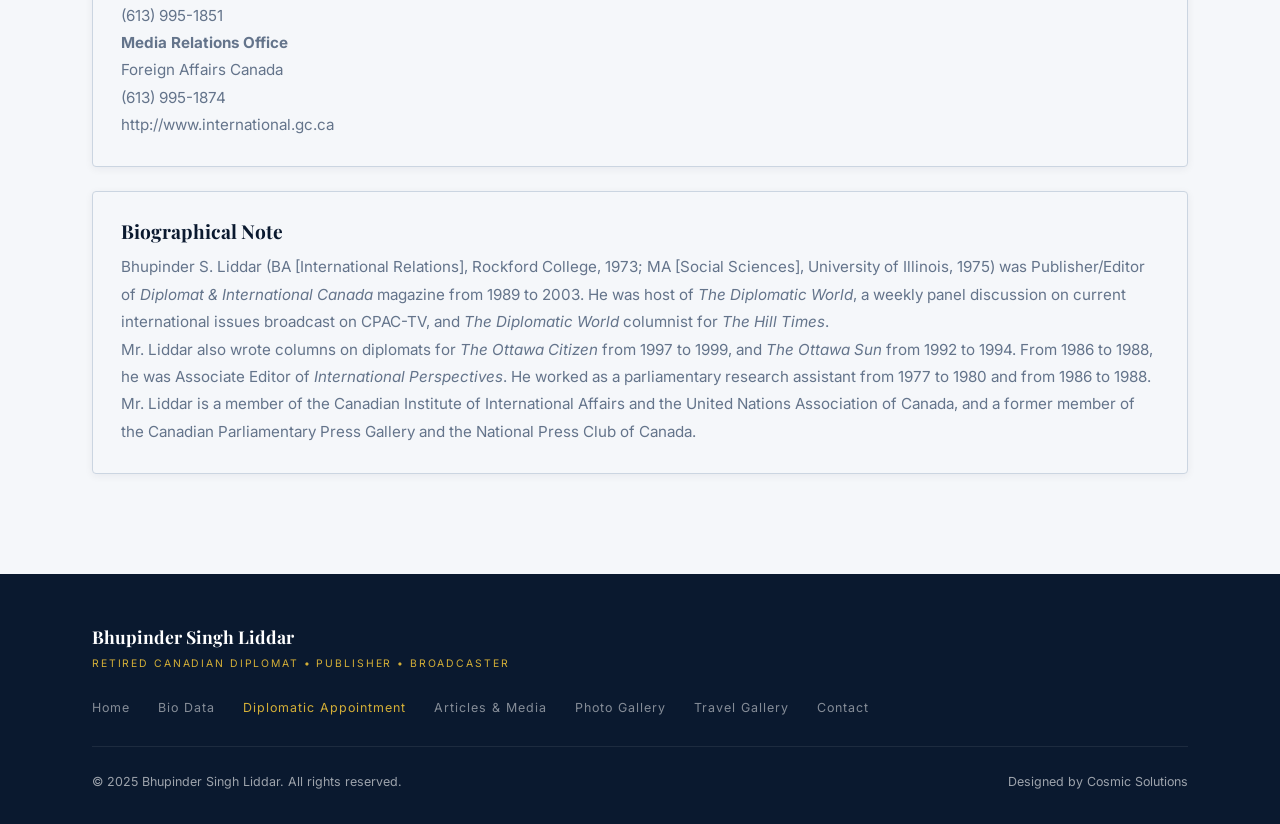
<file: Diplomatic Appointment.html>
<!DOCTYPE html>
<html lang="en">
<head>
  <meta charset="UTF-8" />
  <meta name="viewport" content="width=device-width, initial-scale=1.0" />
  <meta name="description" content="Official appointment announcement and biographical note for Bhupinder Singh Liddar's diplomatic role with UNEP and UN-Habitat in Nairobi, Kenya." />
  <meta name="keywords" content="Bhupinder Singh Liddar, diplomatic appointment, UNEP, UN-Habitat, Nairobi, Canada" />
  <meta name="author" content="Bhupinder Singh Liddar" />
  <meta name="robots" content="index, follow" />
  <title>Bhupinder Singh Liddar | Diplomatic Appointment</title>
  <link rel="preconnect" href="https://fonts.googleapis.com" />
  <link rel="preconnect" href="https://fonts.gstatic.com" crossorigin />
  <link href="https://fonts.googleapis.com/css2?family=Playfair+Display:ital,wght@0,400;0,500;0,600;0,700;0,800;1,400;1,500&family=Cormorant+Garamond:ital,wght@0,300;0,400;0,500;0,600;1,300;1,400&family=Inter:wght@300;400;500;600&display=swap" rel="stylesheet" />
  <link rel="stylesheet" href="css/style.css" />
</head>
<body class="inner-page" data-page="diplomatic-appointment">
  <div id="site-header"></div>

  <main class="page-main">
    <section class="page-banner section-pad" aria-labelledby="appointment-banner-title">
      <div class="container">
        <div class="page-banner-inner">
          <p class="section-label">Diplomatic Appointment</p>
          <h1 class="page-banner-title" id="appointment-banner-title">Diplomatic Appointment to UNEP and UN-Habitat</h1>
          <p class="page-banner-text">
            Official announcement and accompanying biographical note on Bhupinder S. Liddar's appointment as Deputy Permanent Representative of Canada in Nairobi, Kenya.
          </p>
        </div>
      </div>
    </section>

    <section id="media" class="section-pad" aria-labelledby="media-heading">
      <div class="container">
        <p class="section-label fade-in">Official Release</p>
        <h2 class="section-title fade-in delay-1" id="media-heading">Appointment Announcement<br/>and Biographical Note</h2>
        <p class="section-subtitle fade-in delay-2">Official appointment text and attached background note for Bhupinder S. Liddar.</p>

        <div style="display:grid; gap:24px; margin-top:36px;">
          <article class="page-card fade-in">
            <h3>Official Appointment Announcement</h3>
            <p>Minister of Foreign Affairs Pierre Pettigrew today announced the appointment of Bhupinder S. Liddar as Deputy Permanent Representative of Canada to the United Nations Environment Programme (UNEP) and to the United Nations Human Settlements Programme (UN-Habitat) in Nairobi, Kenya.</p>
            <p>The Deputy Permanent Representative to UNEP represents Canada's views and policies to the Committee of Permanent Representatives, its sub-committees and to the management of the organization. The Deputy Permanent Representative provides strategic and tactical policy analysis and advice on the advancement of Canadian foreign policy and environmental objectives within the UNEP on such issues as conservation of biodiversity, restoring the ozone layer, and water and sanitation for development.</p>
            <p>As Deputy Permanent Representative for UN-Habitat, Mr. Liddar will work to bring an international perspective to the Government of Canada's preparations for the World Urban Forum, which will be held in Vancouver next June on the 30th anniversary of the first Habitat conference in that city in 1976. The Deputy Permanent Representative to UN-Habitat also represents Canada's views and policies to the Committee of Permanent Representatives, its sub-committees and to the management of UN-Habitat.</p>
            <p>- 30 -</p>
          </article>

          <article class="page-card fade-in delay-1">
            <h3>Media Contacts</h3>
            <p>A biographical note on the appointee is attached.</p>
            <p>For further information, media representatives may contact:</p>
            <p><strong>James Christoff</strong><br/>Press Secretary<br/>Office of the Minister of Foreign Affairs<br/>(613) 995-1851</p>
            <p><strong>Media Relations Office</strong><br/>Foreign Affairs Canada<br/>(613) 995-1874<br/>http://www.international.gc.ca</p>
          </article>

          <article class="page-card fade-in delay-2">
            <h3>Biographical Note</h3>
            <p>Bhupinder S. Liddar (BA [International Relations], Rockford College, 1973; MA [Social Sciences], University of Illinois, 1975) was Publisher/Editor of <em>Diplomat &amp; International Canada</em> magazine from 1989 to 2003. He was host of <em>The Diplomatic World</em>, a weekly panel discussion on current international issues broadcast on CPAC-TV, and <em>The Diplomatic World</em> columnist for <em>The Hill Times</em>.</p>
            <p>Mr. Liddar also wrote columns on diplomats for <em>The Ottawa Citizen</em> from 1997 to 1999, and <em>The Ottawa Sun</em> from 1992 to 1994. From 1986 to 1988, he was Associate Editor of <em>International Perspectives</em>. He worked as a parliamentary research assistant from 1977 to 1980 and from 1986 to 1988.</p>
            <p>Mr. Liddar is a member of the Canadian Institute of International Affairs and the United Nations Association of Canada, and a former member of the Canadian Parliamentary Press Gallery and the National Press Club of Canada.</p>
          </article>
        </div>
      </div>
    </section>
  </main>

  <div id="site-footer"></div>
  <script src="js/script.js"></script>
</body>
</html>
</file>
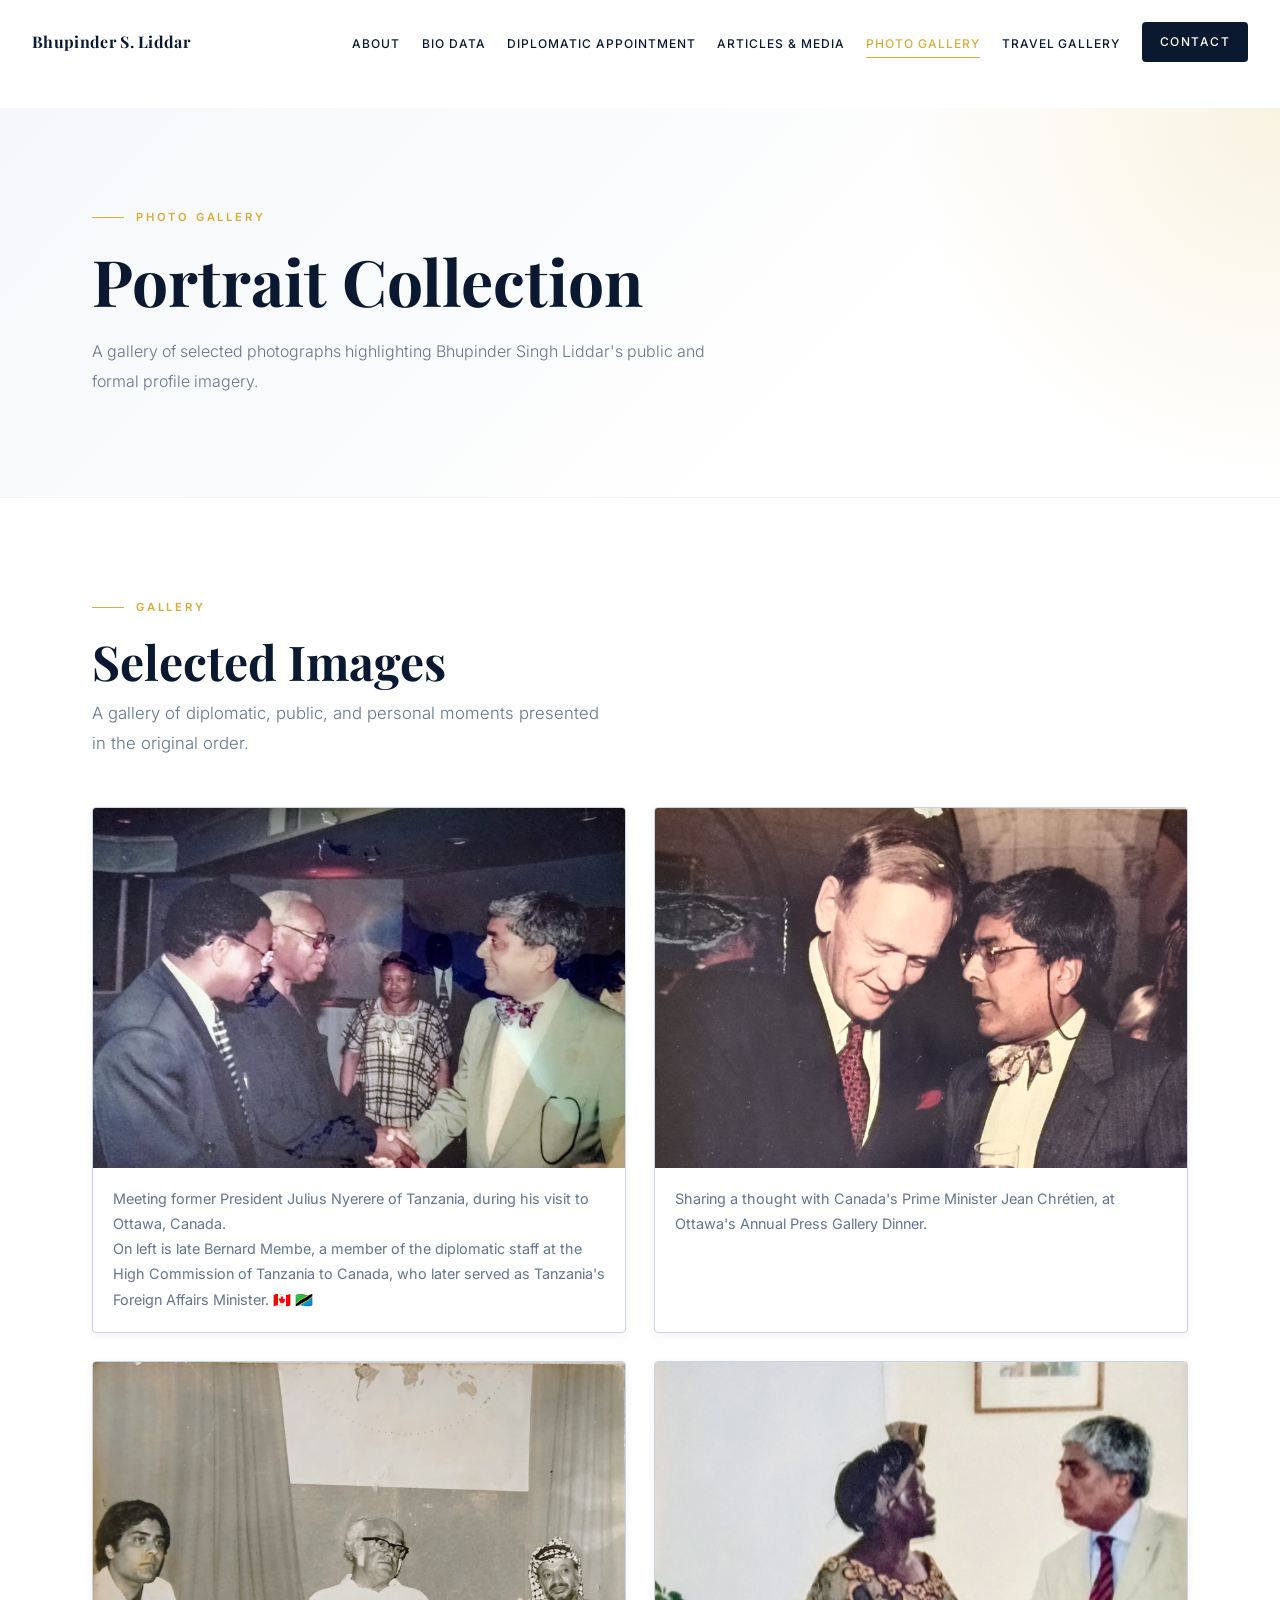
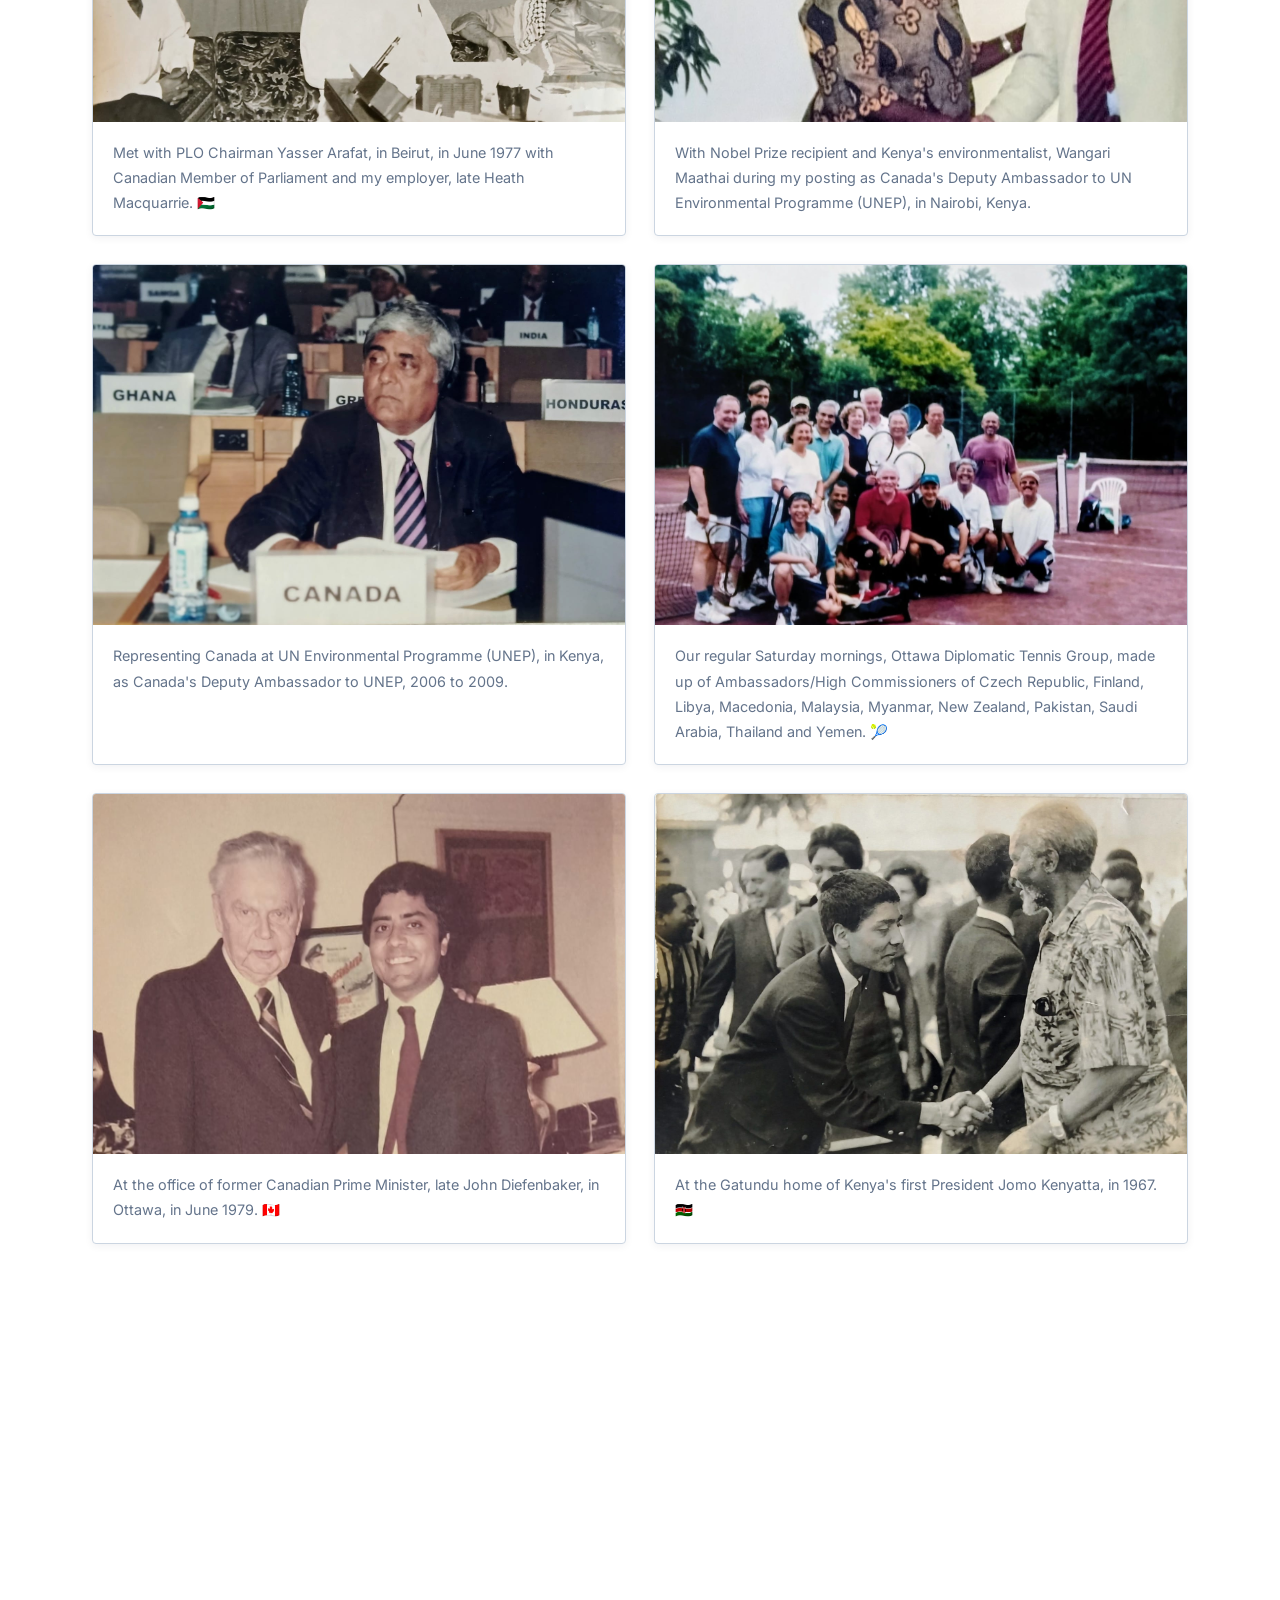
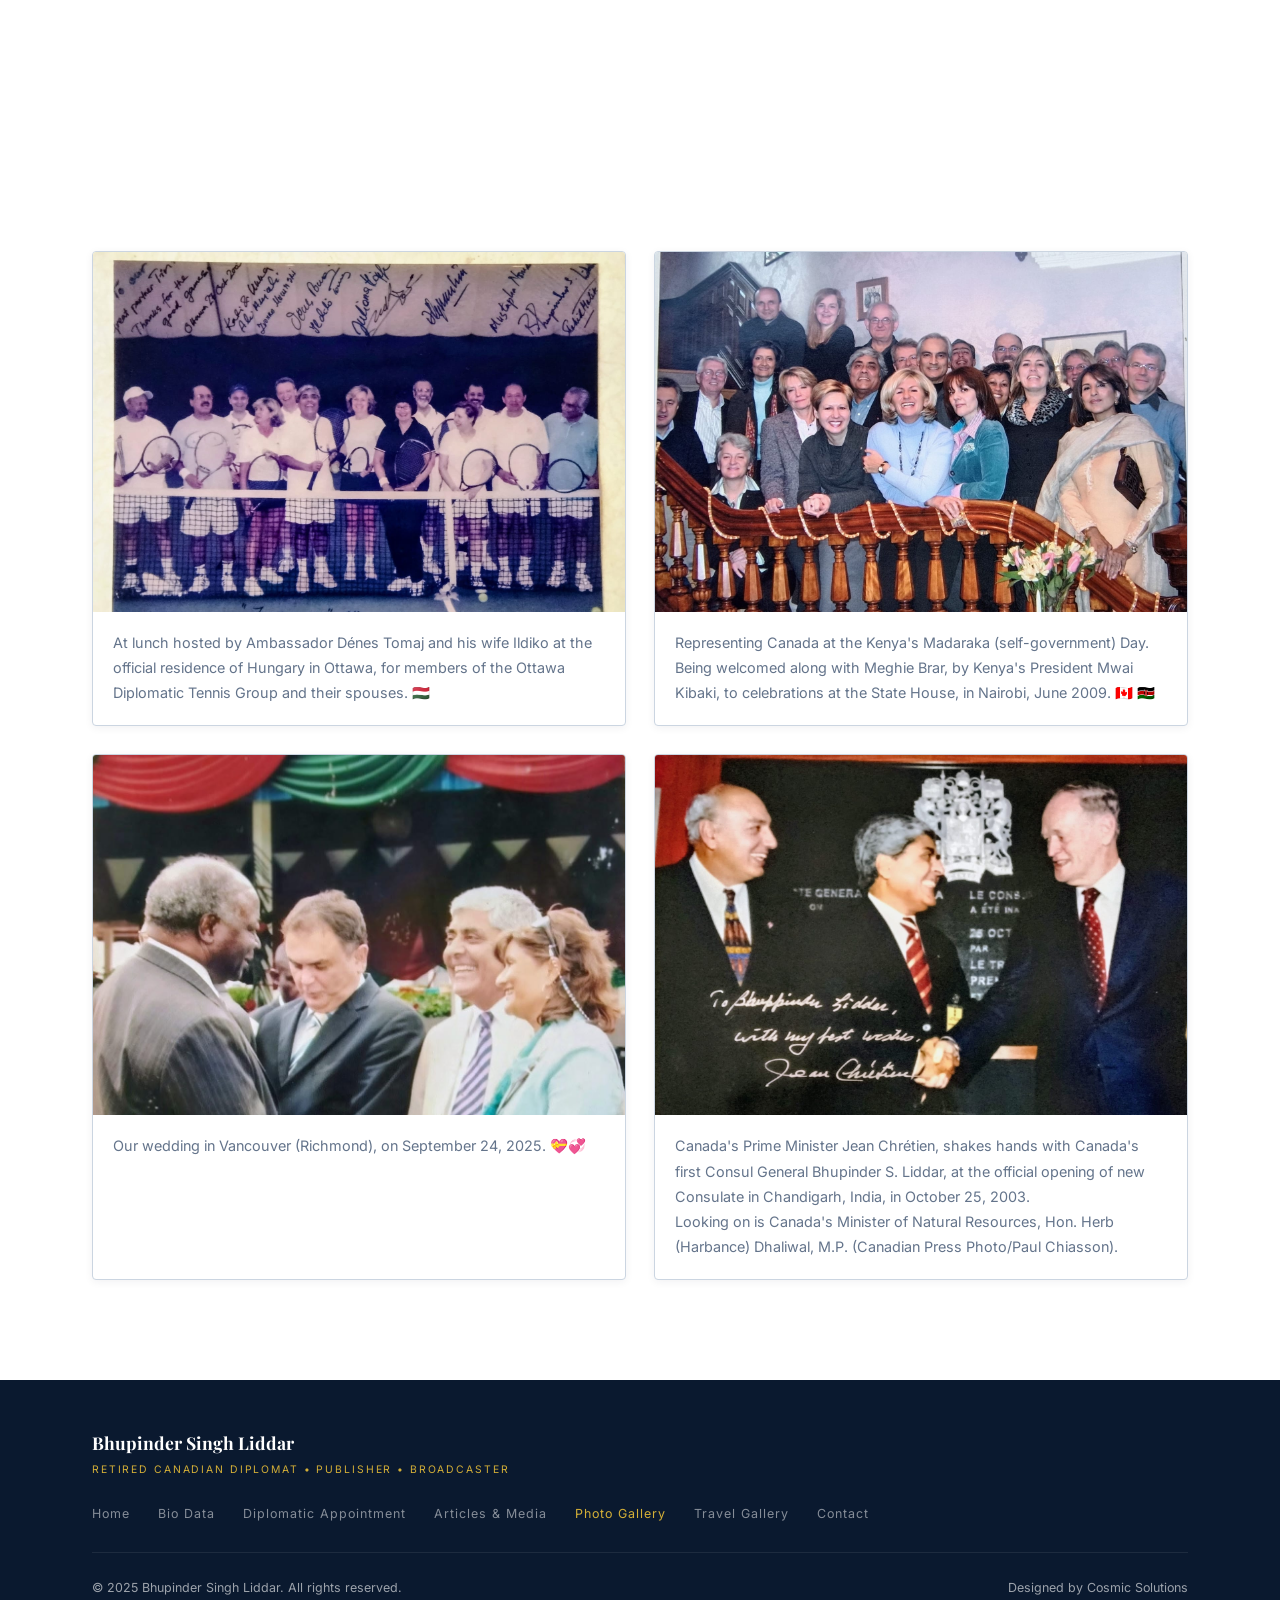
<file: Photo Gallery.html>
<!DOCTYPE html>
<html lang="en">
<head>
  <meta charset="UTF-8" />
  <meta name="viewport" content="width=device-width, initial-scale=1.0" />
  <meta name="description" content="Photo gallery featuring Bhupinder Singh Liddar's diplomatic, public, and personal moments." />
  <meta name="keywords" content="Bhupinder Singh Liddar, photo gallery, diplomacy, public life" />
  <meta name="author" content="Bhupinder Singh Liddar" />
  <meta name="robots" content="index, follow" />
  <title>Bhupinder Singh Liddar | Photo Gallery</title>
  <link rel="preconnect" href="https://fonts.googleapis.com" />
  <link rel="preconnect" href="https://fonts.gstatic.com" crossorigin />
  <link href="https://fonts.googleapis.com/css2?family=Playfair+Display:ital,wght@0,400;0,500;0,600;0,700;0,800;1,400;1,500&family=Cormorant+Garamond:ital,wght@0,300;0,400;0,500;0,600;1,300;1,400&family=Inter:wght@300;400;500;600&display=swap" rel="stylesheet" />
  <link rel="stylesheet" href="css/style.css" />
</head>
<body class="inner-page" data-page="photo-gallery">
  <div id="site-header"></div>

  <main class="page-main">
    <section class="page-banner section-pad" aria-labelledby="gallery-banner-title">
      <div class="container">
        <div class="page-banner-inner">
          <p class="section-label">Photo Gallery</p>
          <h1 class="page-banner-title" id="gallery-banner-title">Portrait Collection</h1>
          <p class="page-banner-text">
            A gallery of selected photographs highlighting Bhupinder Singh Liddar's public and formal profile imagery.
          </p>
        </div>
      </div>
    </section>

    <section class="section-pad" aria-labelledby="gallery-heading">
      <div class="container">
        <p class="section-label">Gallery</p>
        <h2 class="section-title" id="gallery-heading">Selected Images</h2>
        <p class="section-subtitle">A gallery of diplomatic, public, and personal moments presented in the original order.</p>

        <div class="gallery-grid">
          <article class="gallery-card fade-in">
            <img src="images/p1.jpeg" alt="Bhupinder Singh Liddar meeting former President Julius Nyerere of Tanzania in Ottawa, Canada" class="gallery-image" loading="lazy" width="600" height="700" />
            <div class="gallery-caption">
              <p>Meeting former President Julius Nyerere of Tanzania, during his visit to Ottawa, Canada.<br />On left is late Bernard Membe, a member of the diplomatic staff at the High Commission of Tanzania to Canada, who later served as Tanzania's Foreign Affairs Minister. &#x1F1E8;&#x1F1E6; &#x1F1F9;&#x1F1FF;</p>
            </div>
          </article>

          <article class="gallery-card fade-in delay-1">
            <img src="images/p2.jpeg" alt="Bhupinder Singh Liddar sharing a thought with Canada's Prime Minister Jean Chretien at Ottawa's Annual Press Gallery Dinner" class="gallery-image" loading="lazy" width="600" height="700" />
            <div class="gallery-caption">
              <p>Sharing a thought with Canada's Prime Minister Jean Chr&eacute;tien, at Ottawa's Annual Press Gallery Dinner.</p>
            </div>
          </article>

          <article class="gallery-card fade-in delay-2">
            <img src="images/p3.jpeg" alt="Bhupinder Singh Liddar meeting PLO Chairman Yasser Arafat in Beirut in June 1977 with Canadian Member of Parliament Heath Macquarrie" class="gallery-image" loading="lazy" width="600" height="700" />
            <div class="gallery-caption">
              <p>Met with PLO Chairman Yasser Arafat, in Beirut, in June 1977 with Canadian Member of Parliament and my employer, late Heath Macquarrie. &#x1F1F5;&#x1F1F8;</p>
            </div>
          </article>

          <article class="gallery-card fade-in delay-3">
            <img src="images/p4.jpeg" alt="Bhupinder Singh Liddar with Wangari Maathai in Nairobi, Kenya" class="gallery-image" loading="lazy" width="600" height="700" />
            <div class="gallery-caption">
              <p>With Nobel Prize recipient and Kenya's environmentalist, Wangari Maathai during my posting as Canada's Deputy Ambassador to UN Environmental Programme (UNEP), in Nairobi, Kenya.</p>
            </div>
          </article>

          <article class="gallery-card fade-in delay-4">
            <img src="images/p5.jpeg" alt="Bhupinder Singh Liddar representing Canada at the United Nations Environment Programme in Kenya" class="gallery-image" loading="lazy" width="600" height="700" />
            <div class="gallery-caption">
              <p>Representing Canada at UN Environmental Programme (UNEP), in Kenya, as Canada's Deputy Ambassador to UNEP, 2006 to 2009.</p>
            </div>
          </article>

          <article class="gallery-card fade-in">
            <img src="images/p6.jpeg" alt="Members of the Ottawa Diplomatic Tennis Group on a Saturday morning in Ottawa" class="gallery-image" loading="lazy" width="600" height="700" />
            <div class="gallery-caption">
              <p>Our regular Saturday mornings, Ottawa Diplomatic Tennis Group, made up of Ambassadors/High Commissioners of Czech Republic, Finland, Libya, Macedonia, Malaysia, Myanmar, New Zealand, Pakistan, Saudi Arabia, Thailand and Yemen. &#x1F3BE;</p>
            </div>
          </article>

          <article class="gallery-card fade-in delay-1">
            <img src="images/p7.jpeg" alt="Bhupinder Singh Liddar at the office of former Canadian Prime Minister John Diefenbaker in Ottawa in June 1979" class="gallery-image" loading="lazy" width="600" height="700" />
            <div class="gallery-caption">
              <p>At the office of former Canadian Prime Minister, late John Diefenbaker, in Ottawa, in June 1979. &#x1F1E8;&#x1F1E6;</p>
            </div>
          </article>

          <article class="gallery-card fade-in delay-2">
            <img src="images/p8.jpeg" alt="Bhupinder Singh Liddar at the Gatundu home of Kenya's first President Jomo Kenyatta in 1967" class="gallery-image" loading="lazy" width="600" height="700" />
            <div class="gallery-caption">
              <p>At the Gatundu home of Kenya's first President Jomo Kenyatta, in 1967. &#x1F1F0;&#x1F1EA;</p>
            </div>
          </article>

          <article class="gallery-card fade-in delay-3">
            <img src="images/p9.jpeg" alt="Bhupinder Singh Liddar meeting South Africa's President Thabo Mbeki and Prime Minister Jean Chretien at a state dinner in Ottawa" class="gallery-image" loading="lazy" width="600" height="700" />
            <div class="gallery-caption">
              <p>Meeting South Africa's President Thabo Mbeki at the State Dinner in his honor, in Ottawa, during his visit to Canada.<br />In the middle, Prime Minister Jean Chr&eacute;tien, of Canada. &#x1F1E8;&#x1F1E6; &#x1F1FF;&#x1F1E6;</p>
            </div>
          </article>

          <article class="gallery-card fade-in delay-4">
            <img src="images/p10.jpeg" alt="Bhupinder Singh Liddar with participants in the Ottawa Diplomatic Tennis Group in 2003" class="gallery-image" loading="lazy" width="600" height="700" />
            <div class="gallery-caption">
              <p>I started the Ottawa Diplomatic Tennis Group, which played regularly on Saturday mornings and games were often followed by lunch at one of the Ambassador's residences.<br />Participants included: Ambassadors/High Commissioners of Austria, Belgium, Hungary, Macedonia, Myanmar, Paraguay, Libya, Lithuania, Malaysia, Pakistan, Saudi Arabia, Yemen. Photo 2003.</p>
            </div>
          </article>

          <article class="gallery-card fade-in">
            <img src="images/p11.jpeg" alt="Lunch at the official residence of Hungary in Ottawa hosted by Ambassador Denes Tomaj and his wife Ildiko" class="gallery-image" loading="lazy" width="600" height="700" />
            <div class="gallery-caption">
              <p>At lunch hosted by Ambassador D&eacute;nes Tomaj and his wife Ildiko at the official residence of Hungary in Ottawa, for members of the Ottawa Diplomatic Tennis Group and their spouses. &#x1F1ED;&#x1F1FA;</p>
            </div>
          </article>

          <article class="gallery-card fade-in delay-1">
            <img src="images/p12.jpeg" alt="Bhupinder Singh Liddar representing Canada at Kenya's Madaraka Day celebrations in Nairobi in June 2009" class="gallery-image" loading="lazy" width="600" height="700" />
            <div class="gallery-caption">
              <p>Representing Canada at the Kenya's Madaraka (self-government) Day.<br />Being welcomed along with Meghie Brar, by Kenya's President Mwai Kibaki, to celebrations at the State House, in Nairobi, June 2009. &#x1F1E8;&#x1F1E6; &#x1F1F0;&#x1F1EA;</p>
            </div>
          </article>

          <article class="gallery-card fade-in delay-2">
            <img src="images/p13.jpeg" alt="Wedding photograph in Vancouver Richmond on September 24, 2025" class="gallery-image" loading="lazy" width="600" height="700" />
            <div class="gallery-caption">
              <p>Our wedding in Vancouver (Richmond), on September 24, 2025. &#x1F49D;&#x1F49E;</p>
            </div>
          </article>

          <article class="gallery-card fade-in delay-3">
            <img src="images/p14.jpeg" alt="Bhupinder Singh Liddar shaking hands with Prime Minister Jean Chretien at the opening of the new Consulate in Chandigarh in October 2003" class="gallery-image" loading="lazy" width="600" height="700" />
            <div class="gallery-caption">
              <p>Canada's Prime Minister Jean Chr&eacute;tien, shakes hands with Canada's first Consul General Bhupinder S. Liddar, at the official opening of new Consulate in Chandigarh, India, in October 25, 2003.<br />Looking on is Canada's Minister of Natural Resources, Hon. Herb (Harbance) Dhaliwal, M.P. (Canadian Press Photo/Paul Chiasson).</p>
            </div>
          </article>
        </div>
      </div>
    </section>
  </main>

  <div id="site-footer"></div>
  <script src="js/script.js"></script>
</body>
</html>
</file>
<file: css/style.css>
/* ===========================
   IMPORTS & VARIABLES
   =========================== */
:root {
  --navy: #0A192F;
  --navy-light: #112240;
  --gold: #D4AF37;
  --gold-light: #E8C84A;
  --gold-pale: #F7EFC4;
  --white: #FFFFFF;
  --off-white: #F5F7FA;
  --gray-100: #F0F2F5;
  --gray-300: #CBD5E1;
  --gray-500: #64748B;
  --gray-700: #334155;
  --text-primary: #0A192F;
  --text-secondary: #334155;
  --text-muted: #64748B;
  --shadow-sm: 0 2px 8px rgba(10,25,47,0.06);
  --shadow-md: 0 8px 32px rgba(10,25,47,0.12);
  --shadow-lg: 0 24px 64px rgba(10,25,47,0.16);
  --shadow-gold: 0 8px 32px rgba(212,175,55,0.2);
  --transition: all 0.35s cubic-bezier(0.4, 0, 0.2, 1);
  --radius: 4px;
}

/* ===========================
   RESET & BASE
   =========================== */
*, *::before, *::after { box-sizing: border-box; margin: 0; padding: 0; }
html { scroll-behavior: smooth; font-size: 16px; }
body {
  font-family: 'Inter', sans-serif;
  color: var(--text-primary);
  background: var(--white);
  line-height: 1.7;
  overflow-x: hidden;
}
img { max-width: 100%; display: block; }
a { text-decoration: none; color: inherit; }
ul { list-style: none; }

/* ===========================
   TYPOGRAPHY
   =========================== */
h1, h2, h3, h4 { font-family: 'Playfair Display', serif; line-height: 1.2; }
.section-label {
  font-family: 'Inter', sans-serif;
  font-size: 0.7rem;
  font-weight: 600;
  letter-spacing: 0.25em;
  text-transform: uppercase;
  color: var(--gold);
  display: flex;
  align-items: center;
  gap: 12px;
  margin-bottom: 16px;
}
.section-label::before {
  content: '';
  width: 32px;
  height: 1px;
  background: var(--gold);
}
.section-title {
  font-size: clamp(2rem, 4vw, 3rem);
  color: var(--navy);
  font-weight: 700;
  margin-bottom: 8px;
}
.section-subtitle {
  font-size: 1.05rem;
  color: var(--text-muted);
  font-weight: 300;
  max-width: 520px;
  line-height: 1.8;
}

/* ===========================
   UTILITIES
   =========================== */
.container { max-width: 1160px; margin: 0 auto; padding: 0 32px; }
.section-pad { padding: 100px 0; }
.gold-text { color: var(--gold); }
.divider {
  width: 60px; height: 2px;
  background: linear-gradient(90deg, var(--gold), transparent);
  margin: 24px 0;
}

/* ===========================
   FADE IN ANIMATIONS
   =========================== */
.fade-in {
  opacity: 0;
  transform: translateY(28px);
  transition: opacity 0.7s ease, transform 0.7s ease;
}
.fade-in.visible { opacity: 1; transform: translateY(0); }
.fade-in-left {
  opacity: 0; transform: translateX(-32px);
  transition: opacity 0.7s ease, transform 0.7s ease;
}
.fade-in-left.visible { opacity: 1; transform: translateX(0); }
.fade-in-right {
  opacity: 0; transform: translateX(32px);
  transition: opacity 0.7s ease, transform 0.7s ease;
}
.fade-in-right.visible { opacity: 1; transform: translateX(0); }
.delay-1 { transition-delay: 0.1s; }
.delay-2 { transition-delay: 0.2s; }
.delay-3 { transition-delay: 0.3s; }
.delay-4 { transition-delay: 0.4s; }
.delay-5 { transition-delay: 0.5s; }

/* ===========================
   NAVBAR
   =========================== */
#navbar {
  position: fixed; top: 0; left: 0; width: 100%;
  z-index: 1000;
  padding: 22px 0;
  transition: var(--transition);
}
#navbar .container {
  max-width: 1320px;
}
#navbar.scrolled {
  background: rgba(255,255,255,0.97);
  box-shadow: 0 2px 24px rgba(10,25,47,0.1);
  padding: 14px 0;
  backdrop-filter: blur(12px);
}
.nav-inner {
  display: flex; align-items: center; justify-content: space-between; gap: 24px;
  flex-wrap: nowrap;
}
.nav-logo {
  display: flex; flex-direction: column;
  align-items: flex-start;
  flex: 0 0 auto;
  min-width: max-content;
  white-space: nowrap;
}
.nav-logo-name {
  font-family: 'Playfair Display', serif;
  display: inline-block;
  font-size: 1rem;
  font-weight: 700;
  color: var(--navy);
  letter-spacing: 0.02em;
  line-height: 1.1;
  white-space: nowrap;
  word-break: keep-all;
  min-width: max-content;
}
.nav-logo-title {
  font-size: 0.65rem;
  letter-spacing: 0.18em;
  text-transform: uppercase;
  color: var(--gold);
  font-weight: 500;
}
.nav-links {
  display: flex; align-items: center; justify-content: flex-end; gap: clamp(14px, 1.7vw, 24px);
  flex: 1 1 auto;
  min-width: 0;
  flex-wrap: nowrap;
  white-space: nowrap;
}
.nav-links li {
  flex: 0 0 auto;
  min-width: max-content;
}
.nav-links a {
  display: inline-flex;
  align-items: center;
  font-size: 0.75rem;
  font-weight: 500;
  letter-spacing: 0.08em;
  text-transform: uppercase;
  color: var(--navy);
  position: relative;
  transition: var(--transition);
  white-space: nowrap;
}
.nav-links a::after {
  content: ''; position: absolute; bottom: -4px; left: 0;
  width: 0; height: 1px;
  background: var(--gold);
  transition: width 0.3s ease;
}
.nav-links a:hover { color: var(--gold); }
.nav-links a:hover::after { width: 100%; }
.nav-links a.active { color: var(--gold); }
.nav-links a.active::after { width: 100%; }
.nav-cta {
  background: var(--navy) !important;
  color: var(--white) !important;
  padding: 10px 18px !important;
  border-radius: var(--radius);
  font-size: 0.75rem !important;
  letter-spacing: 0.12em !important;
  transition: var(--transition) !important;
}
.nav-cta::after { display: none !important; }
.nav-cta:hover { background: var(--gold) !important; color: var(--navy) !important; }
.nav-hamburger {
  display: none; flex-direction: column; gap: 5px; cursor: pointer; padding: 4px;
}
.nav-hamburger span {
  width: 24px; height: 2px; background: var(--navy); transition: var(--transition);
}

/* ===========================
   HERO SECTION
   =========================== */
#hero {
  min-height: 100vh;
  background: var(--white);
  display: flex; align-items: center;
  padding: 120px 0 80px;
  position: relative;
  overflow: hidden;
}
.hero-bg-pattern {
  position: absolute; top: 0; right: 0;
  width: 50%; height: 100%;
  background: linear-gradient(135deg, #F5F7FA 0%, #EEF1F6 100%);
  clip-path: polygon(12% 0, 100% 0, 100% 100%, 0% 100%);
  z-index: 0;
}
.hero-bg-dots {
  position: absolute; top: 60px; right: 60px;
  width: 200px; height: 200px;
  background-image: radial-gradient(circle, var(--gold) 1px, transparent 1px);
  background-size: 20px 20px;
  opacity: 0.25;
  z-index: 1;
}
.hero-inner {
  display: grid;
  grid-template-columns: 1fr 1fr;
  gap: 80px;
  align-items: center;
  position: relative; z-index: 2;
}
.hero-left { padding-right: 20px; }
.hero-eyebrow {
  display: inline-flex; align-items: center; gap: 10px;
  font-size: 0.7rem;
  letter-spacing: 0.25em;
  text-transform: uppercase;
  color: var(--gold);
  font-weight: 600;
  margin-bottom: 20px;
}
.hero-eyebrow-line { width: 40px; height: 1px; background: var(--gold); }
.hero-name {
  font-size: clamp(2.6rem, 5vw, 4rem);
  font-weight: 800;
  color: var(--navy);
  line-height: 1.1;
  margin-bottom: 8px;
}
.hero-name span { color: var(--gold); }
.hero-title {
  font-family: 'Cormorant Garamond', serif;
  font-size: clamp(1.1rem, 2vw, 1.4rem);
  color: var(--text-secondary);
  font-weight: 400;
  font-style: italic;
  margin-bottom: 24px;
  letter-spacing: 0.02em;
}
.hero-tagline {
  font-size: 1.05rem;
  color: var(--text-secondary);
  line-height: 1.8;
  max-width: 460px;
  margin-bottom: 40px;
  font-weight: 300;
  border-left: 2px solid var(--gold);
  padding-left: 20px;
}
.hero-buttons { display: flex; gap: 16px; flex-wrap: wrap; }
.btn-primary {
  display: inline-flex; align-items: center; gap: 8px;
  background: var(--navy);
  color: var(--white);
  padding: 14px 32px;
  font-size: 0.8rem;
  font-weight: 600;
  letter-spacing: 0.12em;
  text-transform: uppercase;
  border-radius: var(--radius);
  transition: var(--transition);
  border: 2px solid var(--navy);
}
.btn-primary:hover {
  background: var(--gold);
  border-color: var(--gold);
  color: var(--navy);
  transform: translateY(-2px);
  box-shadow: var(--shadow-gold);
}
.btn-outline {
  display: inline-flex; align-items: center; gap: 8px;
  background: transparent;
  color: var(--navy);
  padding: 14px 32px;
  font-size: 0.8rem;
  font-weight: 600;
  letter-spacing: 0.12em;
  text-transform: uppercase;
  border-radius: var(--radius);
  border: 2px solid var(--navy);
  transition: var(--transition);
}
.btn-outline:hover {
  background: var(--navy);
  color: var(--white);
  transform: translateY(-2px);
}
.hero-stats {
  display: flex; gap: 40px; margin-top: 48px;
  padding-top: 40px;
  border-top: 1px solid var(--gray-300);
}
.hero-stat-number {
  font-family: 'Playfair Display', serif;
  font-size: 2.2rem;
  font-weight: 700;
  color: var(--navy);
  line-height: 1;
}
.hero-stat-number span { color: var(--gold); }
.hero-stat-label {
  font-size: 0.72rem;
  letter-spacing: 0.12em;
  text-transform: uppercase;
  color: var(--text-muted);
  font-weight: 500;
  margin-top: 4px;
}
.hero-right { position: relative; }
.hero-image-wrapper {
  position: relative;
  display: inline-block;
}
.hero-image-frame {
  position: absolute;
  top: -20px; right: -20px;
  width: 100%; height: 100%;
  border: 2px solid var(--gold);
  border-radius: 4px;
  z-index: 0;
}
.hero-image {
  position: relative; z-index: 1;
  width: 100%;
  max-width: 440px;
  height: 520px;
  object-fit: cover;
  object-position: center top;
  border-radius: 4px;
  filter: contrast(1.05) brightness(1.02) saturate(0.85);
  box-shadow: var(--shadow-lg);
}
.hero-badge {
  position: absolute;
  bottom: 32px; left: -28px;
  background: var(--white);
  border: 1px solid var(--gray-300);
  border-radius: 4px;
  padding: 16px 20px;
  box-shadow: var(--shadow-md);
  z-index: 2;
}
.hero-badge-top {
  font-size: 0.65rem;
  letter-spacing: 0.15em;
  text-transform: uppercase;
  color: var(--gold);
  font-weight: 600;
  margin-bottom: 4px;
}
.hero-badge-text {
  font-family: 'Playfair Display', serif;
  font-size: 0.95rem;
  font-weight: 700;
  color: var(--navy);
}
.hero-flag-badge {
  position: absolute;
  top: 28px; left: -20px;
  background: var(--navy);
  color: var(--white);
  padding: 8px 14px;
  font-size: 0.68rem;
  letter-spacing: 0.12em;
  text-transform: uppercase;
  font-weight: 600;
  border-radius: var(--radius);
  z-index: 2;
  display: flex; align-items: center; gap: 8px;
}

/* ===========================
   ABOUT SECTION
   =========================== */
#about { background: var(--off-white); }
.about-grid {
  display: grid;
  grid-template-columns: 1fr 1fr;
  gap: 80px;
  align-items: center;
}
.about-text p {
  color: var(--text-secondary);
  font-size: 0.98rem;
  line-height: 1.9;
  margin-bottom: 20px;
  font-weight: 300;
}
.about-highlights {
  display: grid; grid-template-columns: 1fr 1fr;
  gap: 16px; margin-top: 32px;
}
.about-highlight-item {
  background: var(--white);
  border: 1px solid var(--gray-300);
  border-left: 3px solid var(--gold);
  padding: 16px 18px;
  border-radius: var(--radius);
}
.about-highlight-label {
  font-size: 0.65rem;
  letter-spacing: 0.18em;
  text-transform: uppercase;
  color: var(--gold);
  font-weight: 600;
  margin-bottom: 4px;
}
.about-highlight-val {
  font-family: 'Playfair Display', serif;
  font-size: 0.95rem;
  font-weight: 600;
  color: var(--navy);
}
.about-image-col { position: relative; }
.about-image {
  width: 100%;
  height: 500px;
  object-fit: cover;
  object-position: center top;
  border-radius: var(--radius);
  filter: contrast(1.05) brightness(1.0) saturate(0.9);
  box-shadow: var(--shadow-lg);
}
.about-image-accent {
  position: absolute;
  bottom: -16px; left: -16px;
  width: 60%; height: 60%;
  border: 2px solid var(--gold);
  border-radius: var(--radius);
  z-index: -1;
  opacity: 0.5;
}
.about-quote-block {
  background: var(--navy);
  color: var(--white);
  padding: 24px 28px;
  border-radius: var(--radius);
  margin-top: 32px;
  position: relative;
  overflow: hidden;
}
.about-quote-block::before {
  content: '\201C';
  font-family: 'Playfair Display', serif;
  font-size: 6rem;
  color: var(--gold);
  opacity: 0.15;
  position: absolute;
  top: -10px; left: 16px;
  line-height: 1;
}
.about-quote-text {
  font-family: 'Cormorant Garamond', serif;
  font-size: 1.05rem;
  font-style: italic;
  font-weight: 400;
  line-height: 1.7;
  position: relative; z-index: 1;
}

/* ===========================
   EXPERIENCE TIMELINE
   =========================== */
#experience { background: var(--white); }
.timeline-wrapper { position: relative; max-width: 800px; margin: 60px auto 0; }
.timeline-line {
  position: absolute;
  left: 50%; transform: translateX(-50%);
  top: 0; bottom: 0; width: 2px;
  background: linear-gradient(180deg, var(--gold) 0%, var(--gray-300) 100%);
}
.timeline-item {
  display: grid;
  grid-template-columns: 1fr 60px 1fr;
  gap: 0;
  margin-bottom: 48px;
  position: relative;
}
.timeline-item:nth-child(odd) .timeline-content { grid-column: 1; text-align: right; padding-right: 40px; }
.timeline-item:nth-child(odd) .timeline-dot { grid-column: 2; }
.timeline-item:nth-child(odd) .timeline-empty { grid-column: 3; }
.timeline-item:nth-child(even) .timeline-empty { grid-column: 1; }
.timeline-item:nth-child(even) .timeline-dot { grid-column: 2; }
.timeline-item:nth-child(even) .timeline-content { grid-column: 3; text-align: left; padding-left: 40px; }
.timeline-dot {
  display: flex; align-items: flex-start; justify-content: center;
  padding-top: 8px;
}
.timeline-dot-inner {
  width: 16px; height: 16px;
  border-radius: 50%;
  background: var(--gold);
  border: 3px solid var(--white);
  box-shadow: 0 0 0 2px var(--gold);
  transition: var(--transition);
  flex-shrink: 0;
}
.timeline-item:hover .timeline-dot-inner {
  transform: scale(1.3);
  box-shadow: 0 0 0 4px rgba(212,175,55,0.3);
}
.timeline-year {
  font-size: 0.68rem;
  font-weight: 700;
  letter-spacing: 0.18em;
  text-transform: uppercase;
  color: var(--gold);
  margin-bottom: 6px;
}
.timeline-role {
  font-family: 'Playfair Display', serif;
  font-size: 1.05rem;
  font-weight: 600;
  color: var(--navy);
  margin-bottom: 6px;
  line-height: 1.3;
}
.timeline-org {
  font-size: 0.8rem;
  font-weight: 600;
  color: var(--text-secondary);
  margin-bottom: 8px;
  letter-spacing: 0.04em;
}
.timeline-desc {
  font-size: 0.88rem;
  color: var(--text-muted);
  line-height: 1.7;
  font-weight: 300;
}
.timeline-content {
  background: var(--off-white);
  border: 1px solid var(--gray-300);
  border-radius: var(--radius);
  padding: 20px 22px;
  transition: var(--transition);
}
.timeline-content:hover {
  border-color: var(--gold);
  box-shadow: var(--shadow-md);
  transform: translateY(-2px);
}

/* ===========================
   MEDIA SECTION
   =========================== */
#media { background: var(--off-white); }
.media-grid {
  display: grid;
  grid-template-columns: repeat(3, 1fr);
  gap: 28px;
  margin-top: 56px;
}
.media-card {
  background: var(--white);
  border: 1px solid var(--gray-300);
  border-radius: var(--radius);
  padding: 40px 32px;
  transition: var(--transition);
  position: relative;
  overflow: hidden;
  cursor: default;
}
.media-card::before {
  content: '';
  position: absolute; bottom: 0; left: 0;
  width: 100%; height: 3px;
  background: var(--gold);
  transform: scaleX(0);
  transform-origin: left;
  transition: transform 0.35s ease;
}
.media-card:hover {
  transform: translateY(-8px);
  box-shadow: 0 24px 48px rgba(10,25,47,0.14);
  border-color: var(--gold);
}
.media-card:hover::before { transform: scaleX(1); }
.media-icon {
  width: 56px; height: 56px;
  background: linear-gradient(135deg, var(--navy), var(--navy-light));
  border-radius: 4px;
  display: flex; align-items: center; justify-content: center;
  margin-bottom: 24px;
}
.media-icon svg { color: var(--gold); }
.media-card-label {
  font-size: 0.65rem;
  letter-spacing: 0.2em;
  text-transform: uppercase;
  color: var(--gold);
  font-weight: 600;
  margin-bottom: 8px;
}
.media-card-title {
  font-family: 'Playfair Display', serif;
  font-size: 1.25rem;
  font-weight: 700;
  color: var(--navy);
  margin-bottom: 12px;
}
.media-card-desc {
  font-size: 0.88rem;
  color: var(--text-muted);
  line-height: 1.75;
  font-weight: 300;
}

/* ===========================
   GLOBAL SECTION
   =========================== */
#global { background: var(--navy); color: var(--white); }
.global-grid {
  display: grid;
  grid-template-columns: minmax(0, 0.9fr) minmax(0, 1.15fr);
  gap: 56px;
  align-items: center;
}
.global-left .section-label { color: var(--gold); }
.global-left .section-label::before { background: var(--gold); }
.global-left .section-title { color: var(--white); }
.global-left .section-subtitle { color: rgba(255,255,255,0.65); max-width: 440px; }
.global-stat-row {
  display: flex; gap: 40px; margin-top: 40px;
  padding-top: 40px;
  border-top: 1px solid rgba(255,255,255,0.12);
}
.global-stat-number {
  font-family: 'Playfair Display', serif;
  font-size: 2.8rem;
  font-weight: 700;
  color: var(--gold);
  line-height: 1;
}
.global-stat-label {
  font-size: 0.72rem;
  letter-spacing: 0.12em;
  text-transform: uppercase;
  color: rgba(255,255,255,0.5);
  margin-top: 6px;
}
.global-map-container {
  background: rgba(255,255,255,0.04);
  border: 1px solid rgba(255,255,255,0.1);
  border-radius: var(--radius);
  padding: 28px;
  position: relative;
  overflow: hidden;
}
.world-svg {
  display: block;
  width: 100%;
  height: auto;
  min-height: 360px;
}
.map-marker {
  cursor: pointer;
  transition: var(--transition);
}
.map-marker circle { filter: drop-shadow(0 0 6px var(--gold)); }
.map-label {
  font-family: 'Inter', sans-serif;
  font-size: 12px;
  fill: var(--white);
  font-weight: 600;
  letter-spacing: 0.08em;
}
.map-country { fill: rgba(255,255,255,0.08); stroke: rgba(255,255,255,0.12); stroke-width: 0.5; }
.global-connections {
  display: flex; flex-direction: column; gap: 12px; margin-top: 24px;
}
.global-connection-item {
  display: flex; align-items: center; gap: 12px;
  font-size: 0.88rem; color: rgba(255,255,255,0.7);
}
.global-connection-dot {
  width: 8px; height: 8px; border-radius: 50%;
  background: var(--gold); flex-shrink: 0;
}

/* ===========================
   PERSONAL SECTION
   =========================== */
#personal { background: var(--off-white); }
.personal-inner { text-align: center; max-width: 720px; margin: 0 auto; }
.personal-quote-mark {
  font-family: 'Playfair Display', serif;
  font-size: 5rem;
  color: var(--gold);
  line-height: 0.8;
  margin-bottom: 24px;
  display: block;
}
.personal-quote {
  font-family: 'Cormorant Garamond', serif;
  font-size: clamp(1.2rem, 2.5vw, 1.6rem);
  font-style: italic;
  color: var(--navy);
  line-height: 1.65;
  font-weight: 400;
  margin-bottom: 32px;
}
.personal-credit {
  font-size: 0.75rem;
  letter-spacing: 0.18em;
  text-transform: uppercase;
  color: var(--gold);
  font-weight: 600;
}
.personal-divider {
  width: 1px; height: 60px;
  background: linear-gradient(180deg, transparent, var(--gold), transparent);
  margin: 32px auto;
}

body[data-page="home"] #personal {
  background:
    radial-gradient(circle at top left, rgba(212,175,55,0.12), transparent 26%),
    linear-gradient(180deg, #f8f6f1 0%, var(--off-white) 100%);
  position: relative;
  overflow: hidden;
}
.personal-feature {
  display: grid;
  grid-template-columns: minmax(0, 0.92fr) minmax(0, 1.08fr);
  gap: 64px;
  align-items: center;
  background: rgba(255,255,255,0.92);
  border: 1px solid rgba(10,25,47,0.1);
  border-radius: 28px;
  padding: 42px;
  box-shadow: var(--shadow-md);
  position: relative;
  overflow: hidden;
}
.personal-feature::before {
  content: '';
  position: absolute;
  top: -80px;
  right: -40px;
  width: 240px;
  height: 240px;
  border-radius: 50%;
  background: radial-gradient(circle, rgba(212,175,55,0.16) 0%, rgba(212,175,55,0) 72%);
}
.personal-portrait-wrap {
  position: relative;
  max-width: 430px;
}
.personal-portrait-frame {
  position: absolute;
  inset: 18px -18px -18px 18px;
  border: 2px solid rgba(212,175,55,0.55);
  border-radius: 24px;
  z-index: 0;
}
.personal-portrait {
  position: relative;
  z-index: 1;
  width: 100%;
  height: 560px;
  object-fit: cover;
  object-position: center top;
  border-radius: 24px;
  box-shadow: var(--shadow-lg);
}
.personal-portrait-badge {
  position: absolute;
  left: -24px;
  bottom: 28px;
  z-index: 2;
  max-width: 220px;
  padding: 18px 20px;
  border-radius: 18px;
  background: rgba(10,25,47,0.96);
  color: var(--white);
  box-shadow: var(--shadow-md);
}
.personal-badge-label {
  display: block;
  font-size: 0.68rem;
  font-weight: 600;
  letter-spacing: 0.2em;
  text-transform: uppercase;
  color: var(--gold-light);
  margin-bottom: 6px;
}
.personal-badge-text {
  display: block;
  font-family: 'Playfair Display', serif;
  font-size: 1rem;
  font-weight: 600;
  line-height: 1.35;
}
.personal-content {
  position: relative;
  z-index: 1;
}
.personal-content .section-subtitle {
  max-width: 600px;
  margin-top: 18px;
}
.personal-highlight {
  margin-top: 28px;
  padding: 22px 24px;
  border-radius: 20px;
  background: linear-gradient(135deg, rgba(255,255,255,0.96), rgba(247,239,196,0.5));
  border: 1px solid rgba(212,175,55,0.28);
}
.personal-highlight-label,
.personal-meta-label {
  display: block;
  font-size: 0.68rem;
  font-weight: 700;
  letter-spacing: 0.18em;
  text-transform: uppercase;
  color: var(--gold);
}
.personal-highlight-text {
  margin-top: 10px;
  font-size: 1.08rem;
  line-height: 1.8;
  color: var(--navy);
}
.personal-story {
  margin-top: 24px;
  padding: 0 0 0 22px;
  border-left: 2px solid rgba(212,175,55,0.65);
}
.personal-story p {
  font-family: 'Cormorant Garamond', serif;
  font-size: clamp(1.18rem, 2.1vw, 1.5rem);
  font-style: italic;
  line-height: 1.7;
  color: var(--text-secondary);
}
.personal-meta {
  margin-top: 28px;
  display: grid;
  grid-template-columns: repeat(2, minmax(0, 1fr));
  gap: 16px;
}
.personal-meta-item {
  padding: 18px 20px;
  border-radius: 18px;
  background: rgba(10,25,47,0.04);
  border: 1px solid rgba(10,25,47,0.08);
}
.personal-meta-value {
  display: block;
  margin-top: 8px;
  font-family: 'Playfair Display', serif;
  font-size: 1rem;
  line-height: 1.45;
  color: var(--navy);
}

/* ===========================
   CONTACT SECTION
   =========================== */
#contact { background: var(--white); }
.contact-grid {
  display: grid;
  grid-template-columns: 1fr 1.4fr;
  gap: 80px;
  align-items: start;
}
.contact-info-items { margin-top: 36px; display: flex; flex-direction: column; gap: 24px; }
.contact-info-item {
  display: flex; align-items: flex-start; gap: 16px;
}
.contact-info-icon {
  width: 44px; height: 44px; flex-shrink: 0;
  background: var(--off-white);
  border: 1px solid var(--gray-300);
  border-radius: var(--radius);
  display: flex; align-items: center; justify-content: center;
  color: var(--gold);
}
.contact-info-label {
  font-size: 0.65rem;
  letter-spacing: 0.18em;
  text-transform: uppercase;
  color: var(--gold);
  font-weight: 600;
  margin-bottom: 3px;
}
.contact-info-value {
  font-size: 0.9rem;
  color: var(--navy);
  font-weight: 500;
}
.contact-form {
  background: var(--off-white);
  border: 1px solid var(--gray-300);
  border-radius: var(--radius);
  padding: 44px;
}
.form-row { display: grid; grid-template-columns: 1fr 1fr; gap: 18px; }
.form-group { margin-bottom: 20px; }
.form-group label {
  display: block;
  font-size: 0.7rem;
  font-weight: 600;
  letter-spacing: 0.12em;
  text-transform: uppercase;
  color: var(--text-secondary);
  margin-bottom: 8px;
}
.form-group input,
.form-group select,
.form-group textarea {
  width: 100%;
  background: var(--white);
  border: 1px solid var(--gray-300);
  border-radius: var(--radius);
  padding: 12px 16px;
  font-family: 'Inter', sans-serif;
  font-size: 0.9rem;
  color: var(--text-primary);
  transition: var(--transition);
  outline: none;
}
.form-group input:focus,
.form-group textarea:focus {
  border-color: var(--gold);
  box-shadow: 0 0 0 3px rgba(212,175,55,0.12);
}
.form-group textarea { resize: vertical; min-height: 130px; }
.btn-submit {
  width: 100%;
  background: var(--navy);
  color: var(--white);
  border: none;
  padding: 15px 32px;
  font-family: 'Inter', sans-serif;
  font-size: 0.8rem;
  font-weight: 600;
  letter-spacing: 0.15em;
  text-transform: uppercase;
  border-radius: var(--radius);
  cursor: pointer;
  transition: var(--transition);
  display: flex; align-items: center; justify-content: center; gap: 10px;
}
.btn-submit:hover {
  background: var(--gold);
  color: var(--navy);
  transform: translateY(-2px);
  box-shadow: var(--shadow-gold);
}
.form-success, .form-error {
  display: none;
  padding: 14px 18px;
  border-radius: var(--radius);
  font-size: 0.88rem;
  font-weight: 500;
  margin-top: 16px;
  text-align: center;
}
.form-success { background: #D1FAE5; color: #065F46; border: 1px solid #6EE7B7; }
.form-error { background: #FEE2E2; color: #991B1B; border: 1px solid #FCA5A5; }
.contact-socials {
  display: flex;
  flex-direction: row;
  gap: 14px;
  margin-top: 22px;
}
.contact-social-link {
  display: flex;
  align-items: center;
  gap: 14px;
  color: var(--navy);
  font-weight: 500;
  transition: var(--transition);
}
.contact-social-link:hover {
  color: var(--gold);
  transform: translateX(4px);
}
.contact-social-icon {  
  width: 42px;
  height: 42px;
  border-radius: 50%;
  border: 1px solid var(--gray-300);
  background: var(--off-white);
  color: var(--navy);
  display: inline-flex;
  align-items: center;
  justify-content: center;
  flex-shrink: 0;
  transition: var(--transition);
}
.contact-social-link:hover .contact-social-icon {
  border-color: var(--gold);
  color: var(--gold);
  box-shadow: var(--shadow-md);
}
.contact-social-text {
  font-size: 0.92rem;
  line-height: 1.4;
}

/* ===========================
   FOOTER
   =========================== */
footer {
  background: var(--navy);
  color: rgba(255,255,255,0.6);
  padding: 48px 0 32px;
}
.footer-inner {
  display: flex; justify-content: space-between; align-items: center;
  padding-bottom: 28px;
  border-bottom: 1px solid rgba(255,255,255,0.08);
  flex-wrap: wrap; gap: 24px;
}
.footer-logo-name {
  font-family: 'Playfair Display', serif;
  font-size: 1.1rem;
  font-weight: 700;
  color: var(--white);
}
.footer-logo-title {
  font-size: 0.65rem;
  letter-spacing: 0.18em;
  text-transform: uppercase;
  color: var(--gold);
  margin-top: 3px;
}
.footer-links {
  display: flex; gap: 28px; flex-wrap: wrap;
}
.footer-links a {
  font-size: 0.78rem;
  letter-spacing: 0.08em;
  color: rgba(255,255,255,0.5);
  transition: var(--transition);
}
.footer-links a.active { color: var(--gold); }
.footer-links a:hover { color: var(--gold); }
.footer-bottom {
  display: flex; justify-content: space-between; align-items: center;
  padding-top: 24px; flex-wrap: wrap; gap: 12px;
}
.footer-copy { font-size: 0.78rem; }
.footer-gold { color: var(--gold); }

/* ===========================
   INNER PAGES
   =========================== */
body.inner-page {
  background: var(--white);
}
.page-main {
  padding-top: 108px;
}
.page-banner {
  background:
    radial-gradient(circle at top right, rgba(212,175,55,0.15), transparent 28%),
    linear-gradient(135deg, #F5F7FA 0%, #FFFFFF 68%);
  border-bottom: 1px solid var(--gray-100);
}
.page-banner-inner {
  max-width: 760px;
}
.page-banner-title {
  font-size: clamp(2.4rem, 5vw, 4rem);
  color: var(--navy);
  margin-bottom: 16px;
}
.page-banner-text {
  max-width: 620px;
  color: var(--text-muted);
  font-size: 1rem;
  line-height: 1.9;
  font-weight: 300;
}
.page-simple-grid {
  display: grid;
  grid-template-columns: repeat(2, minmax(0, 1fr));
  gap: 24px;
}
.page-card {
  background: var(--off-white);
  border: 1px solid var(--gray-300);
  border-radius: var(--radius);
  padding: 28px;
  box-shadow: var(--shadow-sm);
}
.page-card h3 {
  font-size: 1.2rem;
  margin-bottom: 10px;
  color: var(--navy);
}
.page-card p {
  color: var(--text-muted);
  font-size: 0.95rem;
  line-height: 1.8;
}
.gallery-grid {
  display: grid;
  grid-template-columns: repeat(2, minmax(0, 1fr));
  gap: 28px;
  margin-top: 48px;
}
.gallery-card {
  background: var(--white);
  border: 1px solid var(--gray-300);
  border-radius: var(--radius);
  overflow: hidden;
  box-shadow: var(--shadow-sm);
  transition: var(--transition);
}
.gallery-card:hover {
  transform: translateY(-4px);
  box-shadow: var(--shadow-md);
}
.gallery-image {
  width: 100%;
  height: 360px;
  object-fit: cover;
  object-position: center top;
}
.gallery-caption {
  padding: 18px 20px 20px;
}
.gallery-caption h3 {
  font-size: 1.05rem;
  margin-bottom: 8px;
  color: var(--navy);
}
.gallery-caption p {
  color: var(--text-muted);
  font-size: 0.9rem;
  line-height: 1.75;
}

/* ===========================
   RESPONSIVE
   =========================== */
@media (max-width: 1180px) {
  .nav-inner { gap: 18px; }
  .nav-links { gap: 16px; }
  .nav-links a { font-size: 0.71rem; letter-spacing: 0.05em; }
  .nav-cta { padding: 10px 16px !important; }
}
@media (max-width: 1024px) {
  .nav-inner { gap: 18px; }
  .nav-links { gap: 18px; }
  .nav-links a { font-size: 0.71rem; letter-spacing: 0.06em; }
  .hero-inner { grid-template-columns: 1fr; gap: 48px; }
  .hero-right { display: flex; justify-content: center; }
  .hero-image { max-width: 360px; height: 420px; }
  .hero-image-frame { display: none; }
  .about-grid { grid-template-columns: 1fr; gap: 48px; }
  .about-image-col { order: -1; }
  .about-image { height: 380px; }
  .global-grid { grid-template-columns: 1fr; gap: 48px; }
  .personal-feature { grid-template-columns: 1fr; gap: 40px; }
  .personal-portrait-wrap { max-width: 460px; margin: 0 auto; }
  .contact-grid { grid-template-columns: 1fr; gap: 48px; }
  .media-grid { grid-template-columns: 1fr 1fr; }
  .page-simple-grid { grid-template-columns: 1fr; }
}
@media (max-width: 920px) {
  .container { padding: 0 20px; }
  .section-pad { padding: 72px 0; }
  .page-main { padding-top: 92px; }
  .nav-links { display: none; flex-direction: column; gap: 0;
    position: absolute; top: 100%; left: 0; right: 0;
    background: var(--white);
    box-shadow: var(--shadow-md);
    padding: 16px 24px;
  }
  .nav-links.open { display: flex; }
  .nav-links a {
    display: flex;
    padding: 12px 0;
    border-bottom: 1px solid var(--gray-100);
    font-size: 0.88rem;
    white-space: nowrap;
  }
  .nav-hamburger { display: flex; }
  #navbar { position: fixed; background: rgba(255,255,255,0.97); backdrop-filter: blur(12px); }
}
@media (max-width: 768px) {
  .timeline-line { left: 20px; }
  .timeline-item { grid-template-columns: 40px 1fr; gap: 0; }
  .timeline-item:nth-child(odd) .timeline-content,
  .timeline-item:nth-child(even) .timeline-content { 
    grid-column: 2; text-align: left; padding-left: 24px; padding-right: 0;
  }
  .timeline-item:nth-child(odd) .timeline-dot,
  .timeline-item:nth-child(even) .timeline-dot { grid-column: 1; }
  .timeline-empty { display: none; }
  .media-grid { grid-template-columns: 1fr; }
  .hero-stats { flex-wrap: wrap; gap: 24px; }
  .about-highlights { grid-template-columns: 1fr; }
  .personal-feature { padding: 28px 22px; border-radius: 22px; }
  .personal-portrait { height: 420px; }
  .personal-portrait-frame { inset: 14px -14px -14px 14px; }
  .personal-portrait-badge {
    left: 16px;
    right: 16px;
    bottom: 16px;
    max-width: none;
  }
  .personal-meta { grid-template-columns: 1fr; }
  .form-row { grid-template-columns: 1fr; }
  .contact-form { padding: 28px 24px; }
  .global-stat-row { flex-wrap: wrap; gap: 24px; }
  .global-map-container { padding: 20px; }
  .world-svg { min-height: 0; }
  .gallery-grid { grid-template-columns: 1fr; }
  .gallery-image { height: 300px; }
}
</file>
